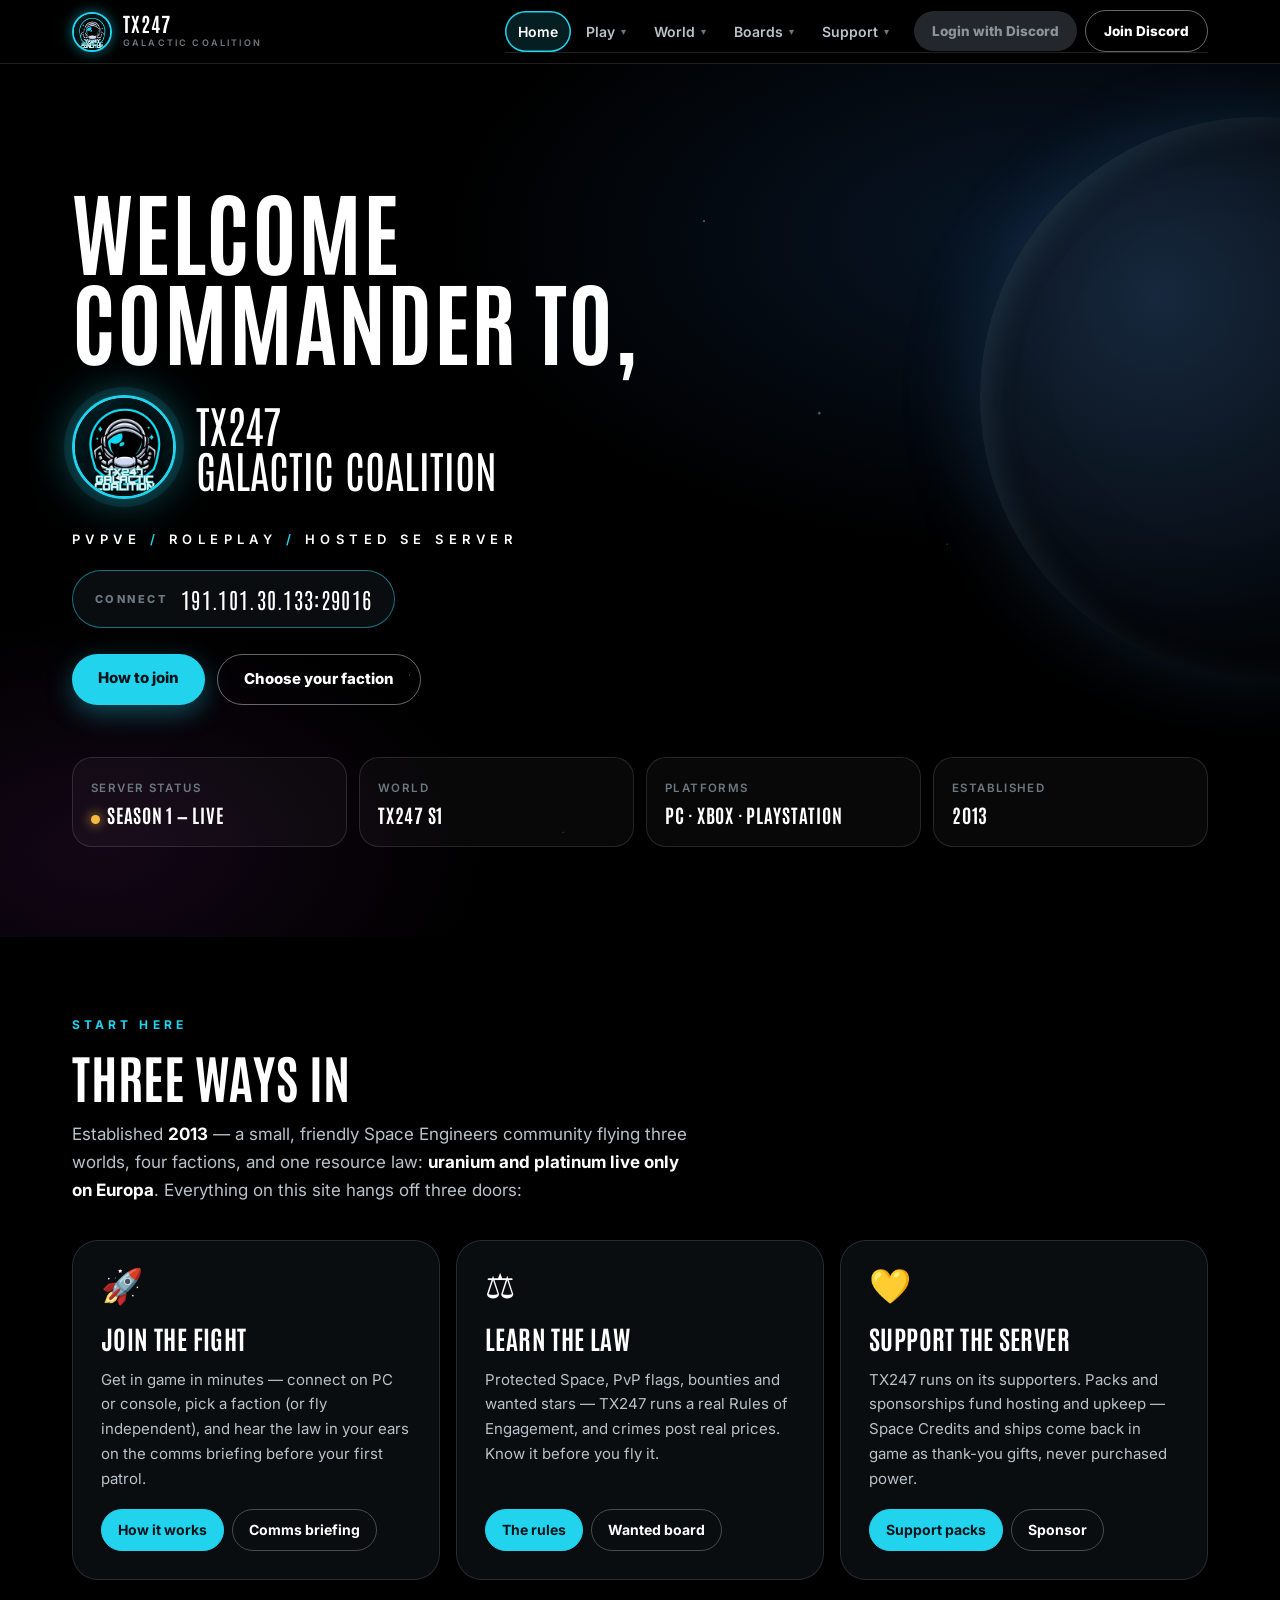
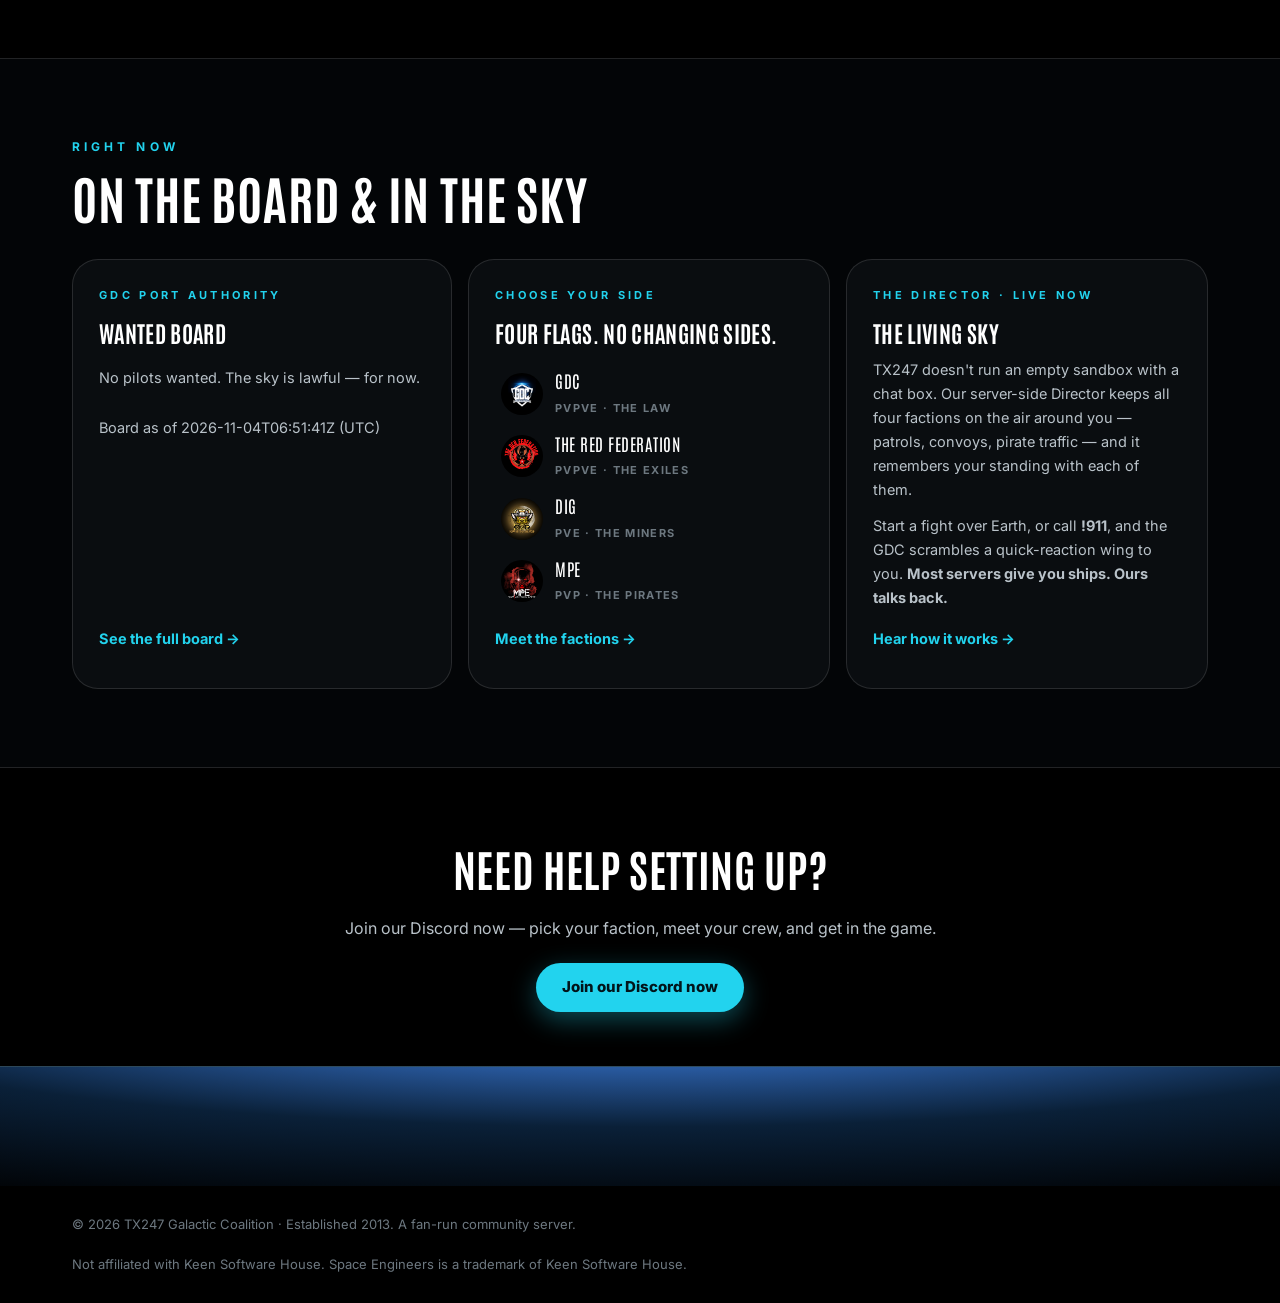
<file: index.html>
<!DOCTYPE html>
<html lang="en">
<head>
<meta charset="UTF-8">
<meta name="viewport" content="width=device-width, initial-scale=1.0">
<title>TX247 Galactic Coalition — Server LIVE</title>
<link rel="stylesheet" href="styles.css">
<link rel="stylesheet" href="css/nav.css">
</head>
<body>

<header class="tx-nav" id="txNav">
 <div class="tx-nav-in">
  <a class="tx-brand" href="index.html"><img src="img/logo.jpg" alt="TX247 logo"><span><span class="tx-bt">TX247</span><small>Galactic Coalition</small></span></a>
  <button class="tx-burger" type="button" aria-label="Toggle menu" aria-expanded="false"><span></span><span></span><span></span></button>
  <nav class="tx-menu" aria-label="Site">
   <a class="tx-link on" aria-current="page" href="index.html">Home</a>
   <div class="tx-dd"><button class="tx-dd-btn" type="button" aria-haspopup="true" aria-expanded="false">Play <span class="tx-caret" aria-hidden="true">▾</span></button>
    <div class="tx-dd-menu">
     <a href="how-it-works.html">How It Works<small>Join, worlds, the Living Sky</small></a>
     <a href="rules.html">Rules<small>PvP law, economy, conduct</small></a>
     <a href="briefing/">Briefing<small>Comms audio terminal</small></a>
    </div></div>
   <div class="tx-dd"><button class="tx-dd-btn" type="button" aria-haspopup="true" aria-expanded="false">World <span class="tx-caret" aria-hidden="true">▾</span></button>
    <div class="tx-dd-menu">
     <a href="factions.html">Factions<small>The four powers</small></a>
     <a href="ships.html">Ships<small>Supporter commissions</small></a>
     <a href="lore.html">Lore<small>The story so far</small></a>
    </div></div>
   <div class="tx-dd"><button class="tx-dd-btn" type="button" aria-haspopup="true" aria-expanded="false">Boards <span class="tx-caret" aria-hidden="true">▾</span></button>
    <div class="tx-dd-menu">
     <a href="bounties.html">Wanted Board<small>Who the Coalition hunts</small></a>
     <a href="roster.html">Crew Roster<small>Linked members · staff</small></a>
    </div></div>
   <div class="tx-dd"><button class="tx-dd-btn" type="button" aria-haspopup="true" aria-expanded="false">Support <span class="tx-caret" aria-hidden="true">▾</span></button>
    <div class="tx-dd-menu">
     <a href="shop.html">Support Packs<small>Space Credits, thank-you gifts</small></a>
     <a href="sponsor.html">Sponsor<small>Membership, from $9.99/mo</small></a>
     <a href="account.html">Your Account<small>Rank, faction, tier</small></a>
    </div></div>
   <span class="tx-actions">
    <a class="tx-btn discord-login" href="how-it-works.html#website-accounts">Login with Discord</a>
    <a class="tx-btn tx-btn-join" href="https://discord.gg/t7ATgXxg2k">Join Discord</a>
   </span>
  </nav>
 </div>
 <noscript><style>.tx-menu{display:flex!important}.tx-dd-menu{position:static;opacity:1;visibility:visible;transform:none;box-shadow:none;display:block}.tx-burger{display:none!important}</style></noscript>
</header>

<header class="hero"><div class="stars"></div><div class="planet"></div><div class="wrap">
  <div class="hero-grid">
    <h1><span class="thin">Welcome</span><span class="thin">Commander to,</span></h1>
    <div class="hero-id">
      <img src="img/logo.jpg" alt="TX247 Galactic Coalition emblem">
      <div class="nm">TX247<br>Galactic Coalition</div>
    </div>
    <div class="hero-sub">PvPvE <span>/</span> Roleplay <span>/</span> Hosted SE Server</div>
    <div>
      <span class="connect-chip"><span class="lbl">Connect</span> 191.101.30.133:29016</span>
    </div>
    <div class="hero-cta">
      <a class="btn" href="how-it-works.html">How to join</a>
      <a class="btn ghost" href="factions.html">Choose your faction</a>
    </div>
  </div>
  <div class="status-strip">
    <div class="stat"><span>Server Status</span><b><span class="dot"></span>Season 1 — Live</b></div>
    <div class="stat"><span>World</span><b>TX247 S1</b></div>
    <div class="stat"><span>Platforms</span><b>PC · Xbox · PlayStation</b></div>
    <div class="stat"><span>Established</span><b>2013</b></div>
  </div>
</div></header>

<section><div class="wrap">
  <div class="sec-head">
    <div class="kickerline">Start Here</div>
    <h2>Three ways in</h2>
    <p>Established <b>2013</b> — a small, friendly Space Engineers community flying three worlds, four factions, and one resource law: <b>uranium and platinum live only on Europa</b>. Everything on this site hangs off three doors:</p>
  </div>
  <div class="paths">
    <div class="path-card">
      <div class="picon">🚀</div>
      <h3>Join the fight</h3>
      <p>Get in game in minutes — connect on PC or console, pick a faction (or fly independent), and hear the law in your ears on the comms briefing before your first patrol.</p>
      <div class="plinks">
        <a href="how-it-works.html">How it works</a>
        <a href="briefing/">Comms briefing</a>
      </div>
    </div>
    <div class="path-card">
      <div class="picon">⚖️</div>
      <h3>Learn the law</h3>
      <p>Protected Space, PvP flags, bounties and wanted stars — TX247 runs a real Rules of Engagement, and crimes post real prices. Know it before you fly it.</p>
      <div class="plinks">
        <a href="rules.html">The rules</a>
        <a href="bounties.html">Wanted board</a>
      </div>
    </div>
    <div class="path-card">
      <div class="picon">💛</div>
      <h3>Support the server</h3>
      <p>TX247 runs on its supporters. Packs and sponsorships fund hosting and upkeep — Space Credits and ships come back in game as thank-you gifts, never purchased power.</p>
      <div class="plinks">
        <a href="shop.html">Support packs</a>
        <a href="sponsor.html">Sponsor</a>
      </div>
    </div>
  </div>
</div></section>

<section class="alt"><div class="wrap">
  <div class="sec-head">
    <div class="kickerline">Right Now</div>
    <h2>On the board &amp; in the sky</h2>
  </div>
  <div class="hl-grid">
    <div class="hl-panel">
      <div class="hl-kick">GDC Port Authority</div>
      <h3>Wanted Board</h3>
      <div id="hl-board"><p class="hl-empty">Reading the board…</p></div>
      <p class="hl-more"><a href="bounties.html">See the full board →</a></p>
    </div>
    <div class="hl-panel">
      <div class="hl-kick">Choose Your Side</div>
      <h3>Four flags. No changing sides.</h3>
      <ul class="mini-fac">
        <li><a href="factions.html"><img src="img/gdc.jpg" alt="GDC emblem"><span><span class="mf-name">GDC</span><span class="mf-tag">PvPvE · The Law</span></span></a></li>
        <li><a href="factions.html"><img src="img/trf.png" alt="TRF emblem"><span><span class="mf-name">The Red Federation</span><span class="mf-tag">PvPvE · The Exiles</span></span></a></li>
        <li><a href="factions.html"><img src="img/dig.png" alt="DIG emblem"><span><span class="mf-name">DIG</span><span class="mf-tag">PvE · The Miners</span></span></a></li>
        <li><a href="factions.html"><img src="img/mpe.png" alt="MPE emblem"><span><span class="mf-name">MPE</span><span class="mf-tag">PvP · The Pirates</span></span></a></li>
      </ul>
      <p class="hl-more"><a href="factions.html">Meet the factions →</a></p>
    </div>
    <div class="hl-panel">
      <div class="hl-kick">The Director · Live Now</div>
      <h3>The Living Sky</h3>
      <p>TX247 doesn't run an empty sandbox with a chat box. Our server-side Director keeps all four factions on the air around you — patrols, convoys, pirate traffic — and it remembers your standing with each of them.</p>
      <p>Start a fight over Earth, or call <b>!911</b>, and the GDC scrambles a quick-reaction wing to you. <b>Most servers give you ships. Ours talks back.</b></p>
      <p class="hl-more"><a href="how-it-works.html#living-sky">Hear how it works →</a></p>
    </div>
  </div>
</div></section>

<section class="discord-cta" id="join"><div class="wrap">
  <h2>Need help setting up?</h2>
  <p>Join our Discord now — pick your faction, meet your crew, and get in the game.</p>
  <a class="btn" href="https://discord.gg/t7ATgXxg2k">Join our Discord now</a>
</div></section>
<div class="earthband"></div>

<footer><div class="wrap foot">
  <div>© 2026 TX247 Galactic Coalition · Established 2013. A fan-run community server.</div>
  <div>Not affiliated with Keen Software House. Space Engineers is a trademark of Keen Software House.</div>
</div></footer>
<script src="js/auth-config.js"></script>
<script src="js/auth.js"></script>
<script src="js/site.js"></script>
<script>
/* Homepage highlights: top of the wanted board, from the same snapshot
   the board page reads. Fails silently to the lawful-sky text. */
(function () {
  var box = document.getElementById('hl-board');
  if (!box) return;
  function fmtSc(n) {
    var v = Number(n);
    return isFinite(v) ? v.toLocaleString('en-US') + ' SC' : String(n);
  }
  function pick(row, keys) {
    for (var i = 0; i < keys.length; i++) {
      if (row[keys[i]] !== undefined && row[keys[i]] !== null) return row[keys[i]];
    }
    return undefined;
  }
  fetch('bounties-snapshot.json', { cache: 'no-store' })
    .then(function (res) { if (!res.ok) throw new Error('no snapshot'); return res.json(); })
    .then(function (data) {
      var rows = (data && Array.isArray(data.wanted)) ? data.wanted.slice(0, 3) : [];
      box.innerHTML = '';
      if (!rows.length) {
        var p = document.createElement('p');
        p.className = 'hl-empty';
        p.textContent = 'No pilots wanted. The sky is lawful — for now.';
        box.appendChild(p);
      } else {
        var ul = document.createElement('ul');
        ul.className = 'hl-wanted';
        rows.forEach(function (row) {
          var li = document.createElement('li');
          var stars = Math.max(0, Math.min(5, Math.floor(Number(pick(row, ['stars', 'Stars'])) || 0)));
          var s = document.createElement('span');
          s.className = 'stars';
          s.textContent = stars ? new Array(stars + 1).join('★') : '—';
          var who = document.createElement('span');
          who.className = 'who';
          who.textContent = String(pick(row, ['name', 'Name', 'displayName', 'pilot']) || 'Unknown pilot');
          var amt = document.createElement('span');
          amt.className = 'amt';
          amt.textContent = fmtSc(pick(row, ['bounty', 'Bounty', 'bountySc', 'amount']) || 0);
          li.appendChild(s); li.appendChild(who); li.appendChild(amt);
          ul.appendChild(li);
        });
        box.appendChild(ul);
      }
      if (data && data.generatedUtc) {
        var stamp = document.createElement('p');
        stamp.className = 'hl-stamp';
        stamp.textContent = 'Board as of ' + data.generatedUtc + ' (UTC)';
        box.appendChild(stamp);
      }
    })
    .catch(function () {
      box.innerHTML = '';
      var p = document.createElement('p');
      p.className = 'hl-empty';
      p.textContent = 'No pilots wanted. The sky is lawful — for now.';
      box.appendChild(p);
    });
})();
</script>
</body>
</html>
</file>
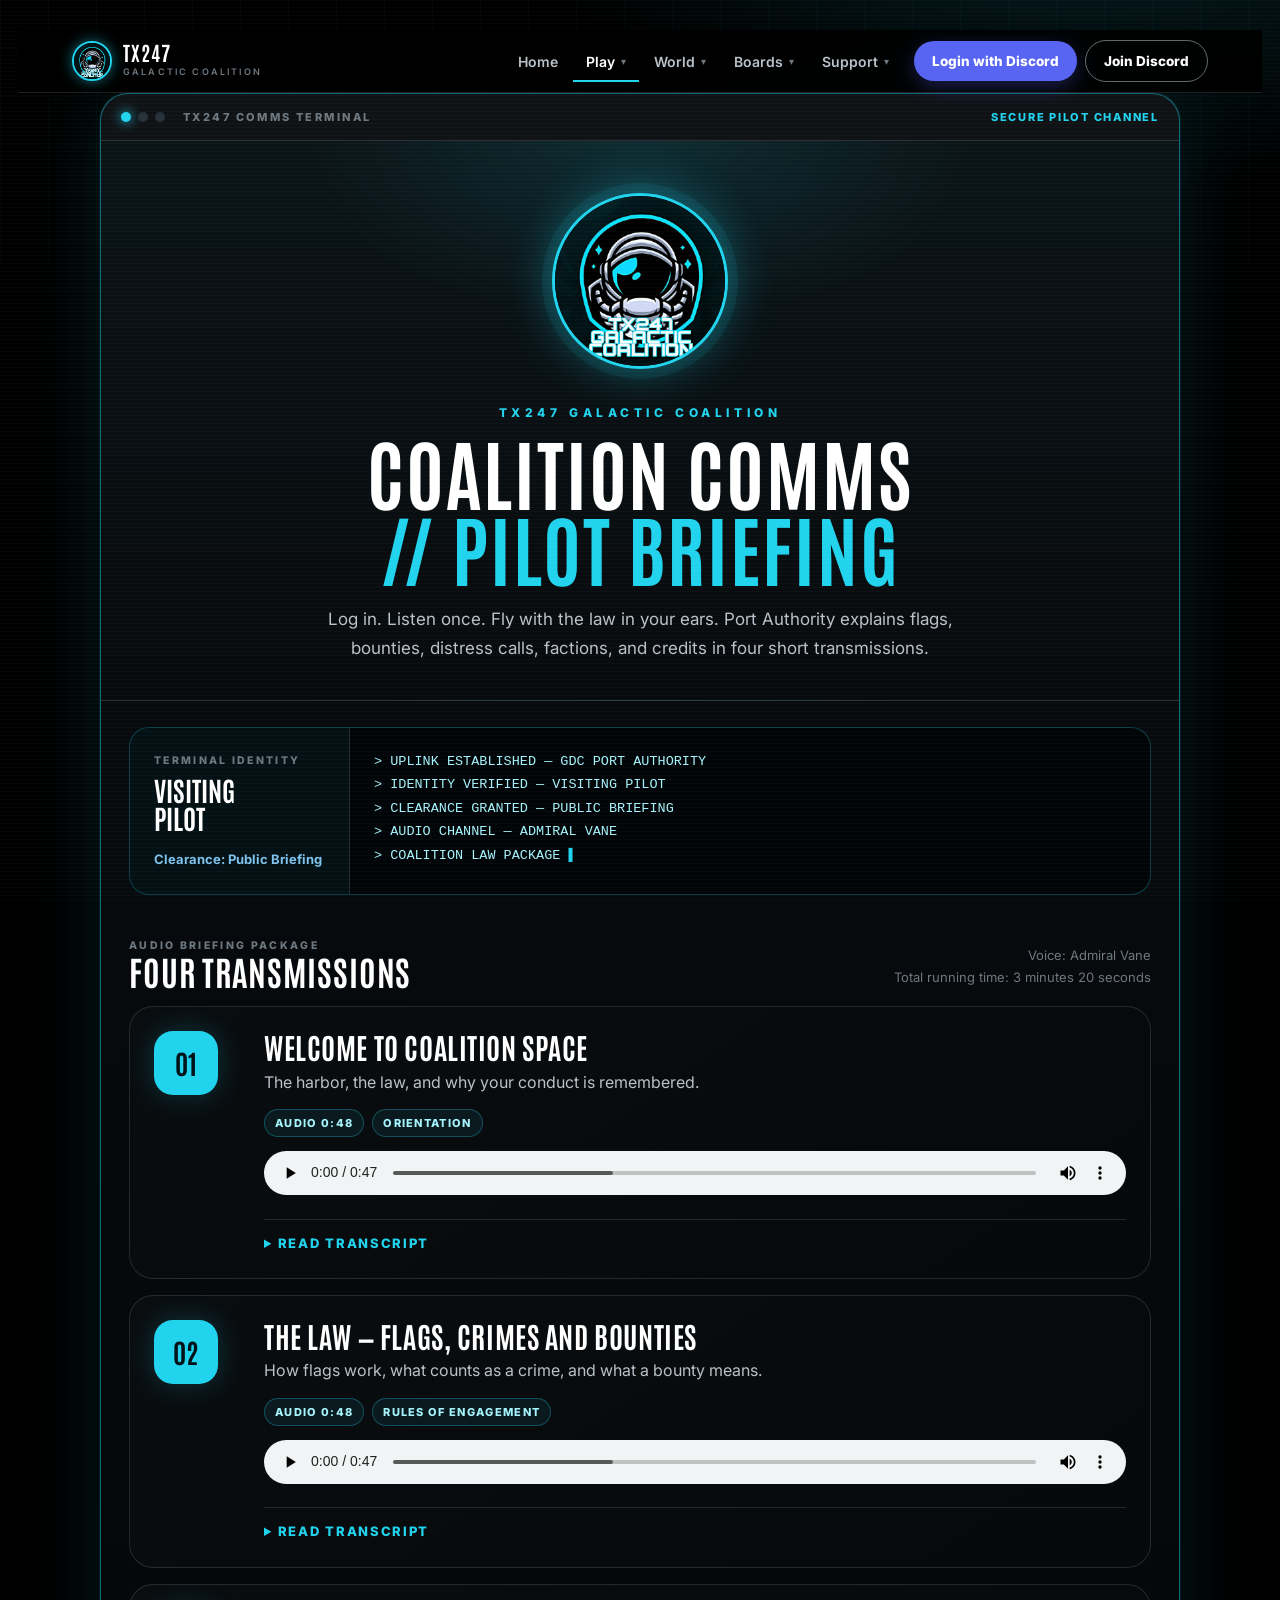
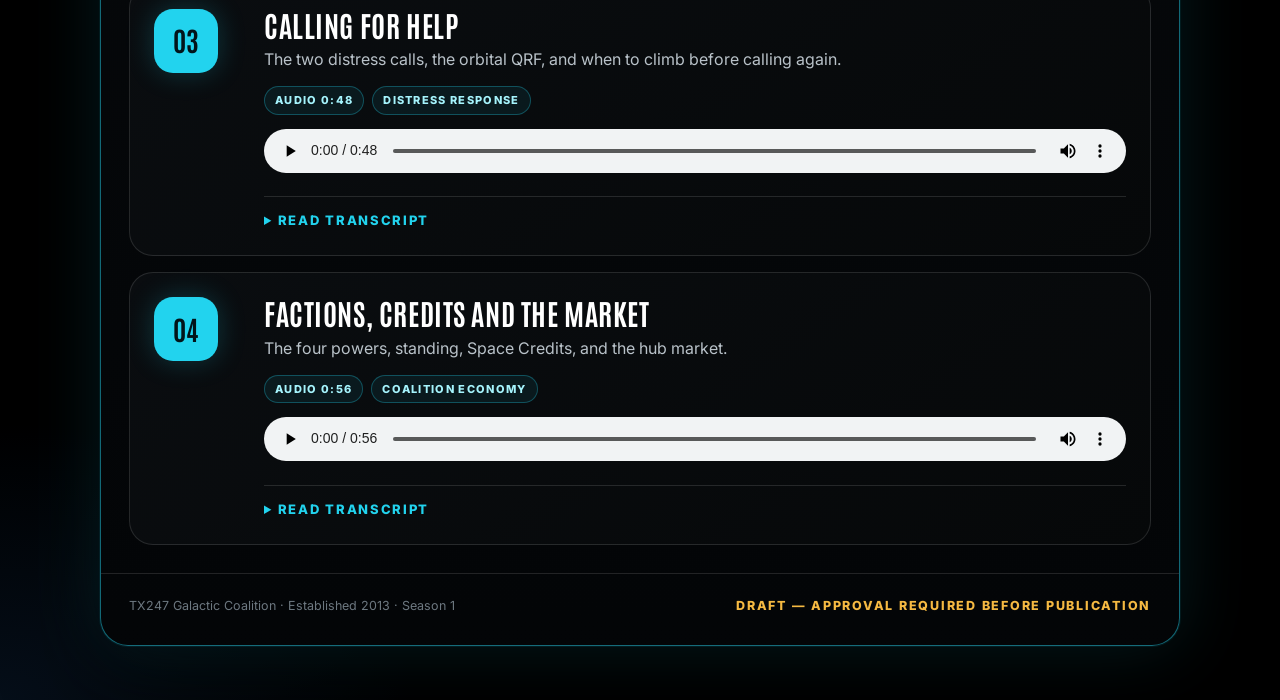
<file: briefing/index.html>
<!DOCTYPE html>
<html lang="en">
<head>
<meta charset="UTF-8">
<meta name="viewport" content="width=device-width, initial-scale=1.0">
<title>Coalition Comms — Pilot Briefing | TX247</title>
<link rel="stylesheet" href="../css/nav.css">
<style>
  :root{
    --bg:#000000;
    --panel:#0a0d10;
    --panel-2:#060809;
    --line:rgba(255,255,255,.12);
    --cyan:#22d3ee;
    --cyan-soft:rgba(34,211,238,.16);
    --gdc:#7ec3ee;
    --text:#ffffff;
    --dim:#b9c2c9;
    --faint:#6d7880;
    --gold:#f5b942;
  }
  *{margin:0;padding:0;box-sizing:border-box}
  html{scroll-behavior:smooth}
  body{
    min-height:100vh;
    background:
      radial-gradient(900px 520px at 85% -5%,rgba(34,211,238,.14),transparent 62%),
      radial-gradient(720px 480px at 0% 100%,rgba(30,80,140,.18),transparent 60%),
      var(--bg);
    color:var(--text);
    font-family:Inter,system-ui,-apple-system,"Segoe UI",Roboto,Helvetica,Arial,sans-serif;
    line-height:1.65;
    padding:30px 18px 54px;
  }
  body::before{
    content:"";
    position:fixed;
    inset:0;
    pointer-events:none;
    z-index:10;
    background:repeating-linear-gradient(0deg,rgba(255,255,255,.018) 0 1px,transparent 1px 4px);
    mix-blend-mode:screen;
  }
  body::after{
    content:"";
    position:fixed;
    inset:0;
    pointer-events:none;
    z-index:-1;
    background-image:
      linear-gradient(rgba(34,211,238,.035) 1px,transparent 1px),
      linear-gradient(90deg,rgba(34,211,238,.035) 1px,transparent 1px);
    background-size:48px 48px;
    mask-image:linear-gradient(to bottom,black,transparent 82%);
  }
  .terminal{
    width:min(1080px,100%);
    margin:0 auto;
    background:linear-gradient(180deg,rgba(10,13,16,.97),rgba(3,5,7,.98));
    border:1px solid rgba(34,211,238,.48);
    border-radius:28px;
    box-shadow:0 0 0 1px rgba(34,211,238,.08),0 0 70px rgba(34,211,238,.12),0 34px 90px rgba(0,0,0,.72);
    overflow:hidden;
  }
  .windowbar{
    display:flex;
    align-items:center;
    gap:10px;
    padding:14px 20px;
    border-bottom:1px solid var(--line);
    background:rgba(255,255,255,.025);
    color:var(--faint);
    font-size:11px;
    font-weight:800;
    letter-spacing:.22em;
    text-transform:uppercase;
  }
  .lights{display:flex;gap:7px;margin-right:8px}
  .lights i{width:10px;height:10px;border-radius:50%;background:#26313a;display:block}
  .lights i:first-child{background:var(--cyan);box-shadow:0 0 12px var(--cyan)}
  .windowbar .secure{margin-left:auto;color:var(--cyan);letter-spacing:.16em}
  .hero{
    text-align:center;
    padding:52px 28px 38px;
    border-bottom:1px solid var(--line);
    background:
      radial-gradient(480px 260px at 50% 0%,rgba(34,211,238,.13),transparent 70%),
      linear-gradient(180deg,rgba(34,211,238,.035),transparent);
  }
  .crest{
    width:176px;
    height:176px;
    object-fit:cover;
    border-radius:50%;
    border:3px solid var(--cyan);
    box-shadow:0 0 0 10px rgba(34,211,238,.08),0 0 48px rgba(34,211,238,.42);
    background:#02070a;
  }
  .eyebrow{
    margin-top:26px;
    color:var(--cyan);
    font-size:12px;
    font-weight:800;
    letter-spacing:.38em;
    text-transform:uppercase;
  }
  h1,h2{
    font-family:"Arial Narrow",Antonio,system-ui,sans-serif;
    text-transform:uppercase;
    letter-spacing:.025em;
  }
  h1{
    margin-top:10px;
    font-size:clamp(42px,8vw,78px);
    line-height:.98;
    font-weight:700;
  }
  h1 span{color:var(--cyan)}
  .hero p{
    max-width:690px;
    margin:20px auto 0;
    color:var(--dim);
    font-size:17px;
  }
  .login-wrap{padding:26px 28px 6px}
  .login{
    display:grid;
    grid-template-columns:220px 1fr;
    gap:0;
    border:1px solid rgba(34,211,238,.28);
    border-radius:20px;
    overflow:hidden;
    background:#020507;
  }
  .login-id{
    padding:24px;
    border-right:1px solid var(--line);
    background:rgba(34,211,238,.05);
  }
  .login-id .label,.meta-label{
    color:var(--faint);
    font-size:10.5px;
    font-weight:800;
    letter-spacing:.22em;
    text-transform:uppercase;
  }
  .login-id strong{
    display:block;
    margin-top:7px;
    font-family:"Arial Narrow",Antonio,system-ui,sans-serif;
    font-size:27px;
    line-height:1.05;
    text-transform:uppercase;
  }
  .login-id .clearance{margin-top:16px;color:var(--gdc);font-size:13px;font-weight:700}
  #bootText{
    min-height:132px;
    padding:22px 24px;
    color:#a5f3fc;
    font-family:"Cascadia Code","SFMono-Regular",Consolas,"Liberation Mono",monospace;
    font-size:13.5px;
    line-height:1.75;
    white-space:pre-wrap;
  }
  #bootText::after{
    content:"▌";
    color:var(--cyan);
    animation:blink 1s steps(1) infinite;
  }
  @keyframes blink{50%{opacity:0}}
  main{padding:28px}
  .section-head{
    display:flex;
    align-items:end;
    justify-content:space-between;
    gap:24px;
    margin:8px 0 18px;
  }
  .section-head h2{font-size:34px;line-height:1}
  .section-head p{color:var(--faint);font-size:13px;text-align:right}
  .entries{display:grid;gap:16px}
  .entry{
    display:grid;
    grid-template-columns:88px 1fr;
    gap:22px;
    padding:24px;
    background:linear-gradient(145deg,var(--panel),var(--panel-2));
    border:1px solid var(--line);
    border-radius:24px;
  }
  .entry:hover{border-color:rgba(34,211,238,.42)}
  .track-no{
    width:64px;
    height:64px;
    border-radius:19px;
    display:flex;
    align-items:center;
    justify-content:center;
    background:var(--cyan);
    color:#02141a;
    font-family:"Arial Narrow",Antonio,system-ui,sans-serif;
    font-size:27px;
    font-weight:700;
    box-shadow:0 0 28px rgba(34,211,238,.22);
  }
  .entry h3{
    font-family:"Arial Narrow",Antonio,system-ui,sans-serif;
    font-size:29px;
    line-height:1.08;
    text-transform:uppercase;
    letter-spacing:.02em;
  }
  .summary{color:var(--dim);margin-top:6px;max-width:68ch}
  .meta{display:flex;flex-wrap:wrap;gap:8px;margin:14px 0}
  .meta span{
    border:1px solid rgba(34,211,238,.3);
    background:rgba(34,211,238,.07);
    color:#a5f3fc;
    border-radius:999px;
    padding:4px 10px;
    font-size:11px;
    font-weight:800;
    letter-spacing:.12em;
    text-transform:uppercase;
  }
  audio{width:100%;height:44px;accent-color:var(--cyan)}
  details{
    margin-top:16px;
    border-top:1px solid var(--line);
    padding-top:13px;
  }
  summary{
    cursor:pointer;
    color:var(--cyan);
    font-weight:800;
    font-size:13px;
    letter-spacing:.13em;
    text-transform:uppercase;
  }
  details p{color:var(--dim);margin-top:12px;max-width:76ch}
  footer{
    padding:22px 28px 28px;
    border-top:1px solid var(--line);
    color:var(--faint);
    font-size:12.5px;
    display:flex;
    justify-content:space-between;
    gap:20px;
    flex-wrap:wrap;
  }
  .draft{color:var(--gold);font-weight:800;letter-spacing:.14em;text-transform:uppercase}
  @media (max-width:700px){
    body{padding:12px 8px 30px}
    .terminal{border-radius:21px}
    .windowbar{font-size:9px;padding:12px 14px}
    .windowbar .secure{display:none}
    .hero{padding:38px 18px 30px}
    .crest{width:136px;height:136px}
    .login-wrap{padding:16px 14px 0}
    .login{grid-template-columns:1fr}
    .login-id{border-right:0;border-bottom:1px solid var(--line);padding:18px}
    #bootText{min-height:146px;padding:18px;font-size:12.5px}
    main{padding:18px 14px}
    .section-head{display:block}
    .section-head p{text-align:left;margin-top:8px}
    .entry{grid-template-columns:1fr;gap:16px;padding:20px}
    .track-no{width:54px;height:54px;border-radius:16px}
    footer{padding:20px 16px 24px}
  }
  @media (prefers-reduced-motion:reduce){
    html{scroll-behavior:auto}
    #bootText::after{animation:none}
  }
</style>
</head>
<body>
<header class="tx-nav" id="txNav">
 <div class="tx-nav-in">
  <a class="tx-brand" href="../index.html"><img src="../img/logo.jpg" alt="TX247 logo"><span><span class="tx-bt">TX247</span><small>Galactic Coalition</small></span></a>
  <button class="tx-burger" type="button" aria-label="Toggle menu" aria-expanded="false"><span></span><span></span><span></span></button>
  <nav class="tx-menu" aria-label="Site">
   <a class="tx-link" href="../index.html">Home</a>
   <div class="tx-dd"><button class="tx-dd-btn grp-on" type="button" aria-haspopup="true" aria-expanded="false">Play <span class="tx-caret" aria-hidden="true">▾</span></button>
    <div class="tx-dd-menu">
     <a href="../how-it-works.html">How It Works<small>Join, worlds, the Living Sky</small></a>
     <a href="../rules.html">Rules<small>PvP law, economy, conduct</small></a>
     <a class="on" aria-current="page" href="../briefing/">Briefing<small>Comms audio terminal</small></a>
    </div></div>
   <div class="tx-dd"><button class="tx-dd-btn" type="button" aria-haspopup="true" aria-expanded="false">World <span class="tx-caret" aria-hidden="true">▾</span></button>
    <div class="tx-dd-menu">
     <a href="../factions.html">Factions<small>The four powers</small></a>
     <a href="../ships.html">Ships<small>Supporter commissions</small></a>
     <a href="../lore.html">Lore<small>The story so far</small></a>
    </div></div>
   <div class="tx-dd"><button class="tx-dd-btn" type="button" aria-haspopup="true" aria-expanded="false">Boards <span class="tx-caret" aria-hidden="true">▾</span></button>
    <div class="tx-dd-menu">
     <a href="../bounties.html">Wanted Board<small>Who the Coalition hunts</small></a>
     <a href="../roster.html">Crew Roster<small>Linked members · staff</small></a>
    </div></div>
   <div class="tx-dd"><button class="tx-dd-btn" type="button" aria-haspopup="true" aria-expanded="false">Support <span class="tx-caret" aria-hidden="true">▾</span></button>
    <div class="tx-dd-menu">
     <a href="../shop.html">Support Packs<small>Space Credits, thank-you gifts</small></a>
     <a href="../sponsor.html">Sponsor<small>Membership, from $9.99/mo</small></a>
     <a href="../account.html">Your Account<small>Rank, faction, tier</small></a>
    </div></div>
   <span class="tx-actions">
    <a class="tx-btn discord-login" href="../how-it-works.html#website-accounts">Login with Discord</a>
    <a class="tx-btn tx-btn-join" href="https://discord.gg/t7ATgXxg2k">Join Discord</a>
   </span>
  </nav>
 </div>
 <noscript><style>.tx-menu{display:flex!important}.tx-dd-menu{position:static;opacity:1;visibility:visible;transform:none;box-shadow:none;display:block}.tx-burger{display:none!important}</style></noscript>
</header>
<div class="terminal">
  <div class="windowbar">
    <div class="lights" aria-hidden="true"><i></i><i></i><i></i></div>
    <div>TX247 Comms Terminal</div>
    <div class="secure">Secure Pilot Channel</div>
  </div>

  <header class="hero">
    <img class="crest" src="logo.jpg" alt="TX247 Galactic Coalition astronaut crest">
    <div class="eyebrow">TX247 Galactic Coalition</div>
    <h1>Coalition Comms<br><span>// Pilot Briefing</span></h1>
    <p>Log in. Listen once. Fly with the law in your ears. Port Authority explains flags, bounties, distress calls, factions, and credits in four short transmissions.</p>
  </header>

  <div class="login-wrap" aria-label="Terminal login status">
    <div class="login">
      <div class="login-id">
        <div class="label">Terminal Identity</div>
        <strong>Visiting<br>Pilot</strong>
        <div class="clearance">Clearance: Public Briefing</div>
      </div>
      <pre id="bootText" aria-label="Terminal boot log">&gt; UPLINK ESTABLISHED — GDC PORT AUTHORITY
&gt; IDENTITY VERIFIED — VISITING PILOT
&gt; CLEARANCE GRANTED — PUBLIC BRIEFING
&gt; AUDIO CHANNEL — ADMIRAL VANE
&gt; COALITION LAW PACKAGE LOADED
&gt; STATUS — READY</pre>
    </div>
  </div>

  <main>
    <div class="section-head">
      <div>
        <div class="meta-label">Audio Briefing Package</div>
        <h2>Four transmissions</h2>
      </div>
      <p>Voice: Admiral Vane<br>Total running time: 3 minutes 20 seconds</p>
    </div>

    <div class="entries">
      <article class="entry">
        <div class="track-no">01</div>
        <div>
          <h3>Welcome to Coalition Space</h3>
          <p class="summary">The harbor, the law, and why your conduct is remembered.</p>
          <div class="meta"><span>Audio 0:48</span><span>Orientation</span></div>
          <audio controls preload="metadata" src="track1-welcome-fast.mp3" aria-label="Play Welcome to Coalition Space"></audio>
          <details>
            <summary>Read transcript</summary>
            <p>Coalition Port Authority, pilot. Welcome to TX247, a living sector where mining, trade, exploration, and war all answer to Coalition law. Before you light your drive, learn the first boundary: Earth orbit is GDC Protected Space. No weapons fire is lawful there, at any time, for any pilot. It is the harbor where new crews learn, damaged ships recover, and traffic moves beneath a watchful sky. Beyond that harbor, the frontier opens—but it is not lawless. Your faction, your flag, and your conduct are remembered. Trouble can find you, and help can be called. In the next few minutes, this briefing will set out the law, the distress call, the four powers, and the credits that keep this sector moving. Listen well. Fly accordingly. Port Authority out.</p>
          </details>
        </div>
      </article>

      <article class="entry">
        <div class="track-no">02</div>
        <div>
          <h3>The Law — Flags, Crimes and Bounties</h3>
          <p class="summary">How flags work, what counts as a crime, and what a bounty means.</p>
          <div class="meta"><span>Audio 0:48</span><span>Rules of Engagement</span></div>
          <audio controls preload="metadata" src="track2-law-fast.mp3" aria-label="Play The Law, Flags, Crimes and Bounties"></audio>
          <details>
            <summary>Read transcript</summary>
            <p>Your flag tells the sky what you are. To fly the player-versus-player flag, type this command in global chat: exclamation mark, tee ex two four seven, space, pee vee pee, space, on. Replace on with off to stand down. Outside Protected Space, pilots who are both flagged may fight lawfully. Fire on an unflagged pilot anywhere, however, and you have committed a crime. In GDC Protected Space, no shot is lawful—not an opening shot, and not return fire. Once combat begins, your flag locks for five minutes, so no pilot can escape consequences by standing down mid-fight. A proven crime costs five points of standing with the victim’s faction and posts a bounty of five million Space Credits, stacking to twenty-five million. A crime in Protected Space also brings a GDC warrant. MPE pilots are always flagged. DIG pilots may not be lawfully engaged, except during a staff-declared exposure window.</p>
          </details>
        </div>
      </article>

      <article class="entry">
        <div class="track-no">03</div>
        <div>
          <h3>Calling for Help</h3>
          <p class="summary">The two distress calls, the orbital QRF, and when to climb before calling again.</p>
          <div class="meta"><span>Audio 0:48</span><span>Distress Response</span></div>
          <audio controls preload="metadata" src="track3-distress-fast.mp3" aria-label="Play Calling for Help"></audio>
          <details>
            <summary>Read transcript</summary>
            <p>If trouble finds you inside GDC Protected Space, call early. In global chat, type an exclamation mark, then nine, one, one. Or type an exclamation mark, then the word mayday. Either call reaches Port Authority. If the threat qualifies, a GDC quick-reaction wing launches toward the fight: Coalition escorts built and armed for orbital work. Listen for the scramble, arrival, and stand-down calls on comms. There is one limit every pilot must understand. The wing cannot enter a planet’s gravity well or atmosphere, and it will not be sent down to crash in one. If you are fighting on a surface, do not wait beneath the sky for rescue. Break away if you can, climb until gravity releases you, and call again from orbit. Sustained weapons fire involving pilots in Protected Space can also summon the response without a call. Outside Protected Space, no patrol is promised.</p>
          </details>
        </div>
      </article>

      <article class="entry">
        <div class="track-no">04</div>
        <div>
          <h3>Factions, Credits and the Market</h3>
          <p class="summary">The four powers, standing, Space Credits, and the hub market.</p>
          <div class="meta"><span>Audio 0:56</span><span>Coalition Economy</span></div>
          <audio controls preload="metadata" src="track4-factions-fast.mp3" aria-label="Play Factions, Credits and the Market"></audio>
          <details>
            <summary>Read transcript</summary>
            <p>Four powers shape TX247. The GDC keeps the peace, defends Protected Space, and answers distress. The TRF flies the frontier, where raids, trade, and wars are part of the weather. DIG moves the sector’s industry—mining, freight, and production—and flies protected unless staff opens an exposure window. MPE is the Wake: pirates under a permanent battle flag, lawful targets in any sky where weapons may fire. Fly with none of them and you begin independent, neutral with all four. Your conduct changes your standing, and standing changes how each power treats you. Space Credits are the working currency of the sector, spent and earned through trade and the GDC hub market; the supporter thank-you rate is ten million credits to one dollar. Supporters keep the lights on and receive credits as thanks, never purchased power. Choose your colors carefully. There is no changing sides.</p>
          </details>
        </div>
      </article>
    </div>
  </main>

  <footer>
    <div>TX247 Galactic Coalition · Established 2013 · Season 1</div>
    <div class="draft">Draft — approval required before publication</div>
  </footer>
</div>

<script>
  (function () {
    const boot = document.getElementById('bootText');
    if (!boot || window.matchMedia('(prefers-reduced-motion: reduce)').matches) return;
    const full = boot.textContent.trim();
    let index = 0;
    boot.textContent = '';
    function typeNext() {
      index += 2;
      boot.textContent = full.slice(0, index);
      if (index < full.length) window.setTimeout(typeNext, 12);
    }
    window.setTimeout(typeNext, 350);
  })();
</script>
<script src="../js/site.js"></script>
</body>
</html>
</file>
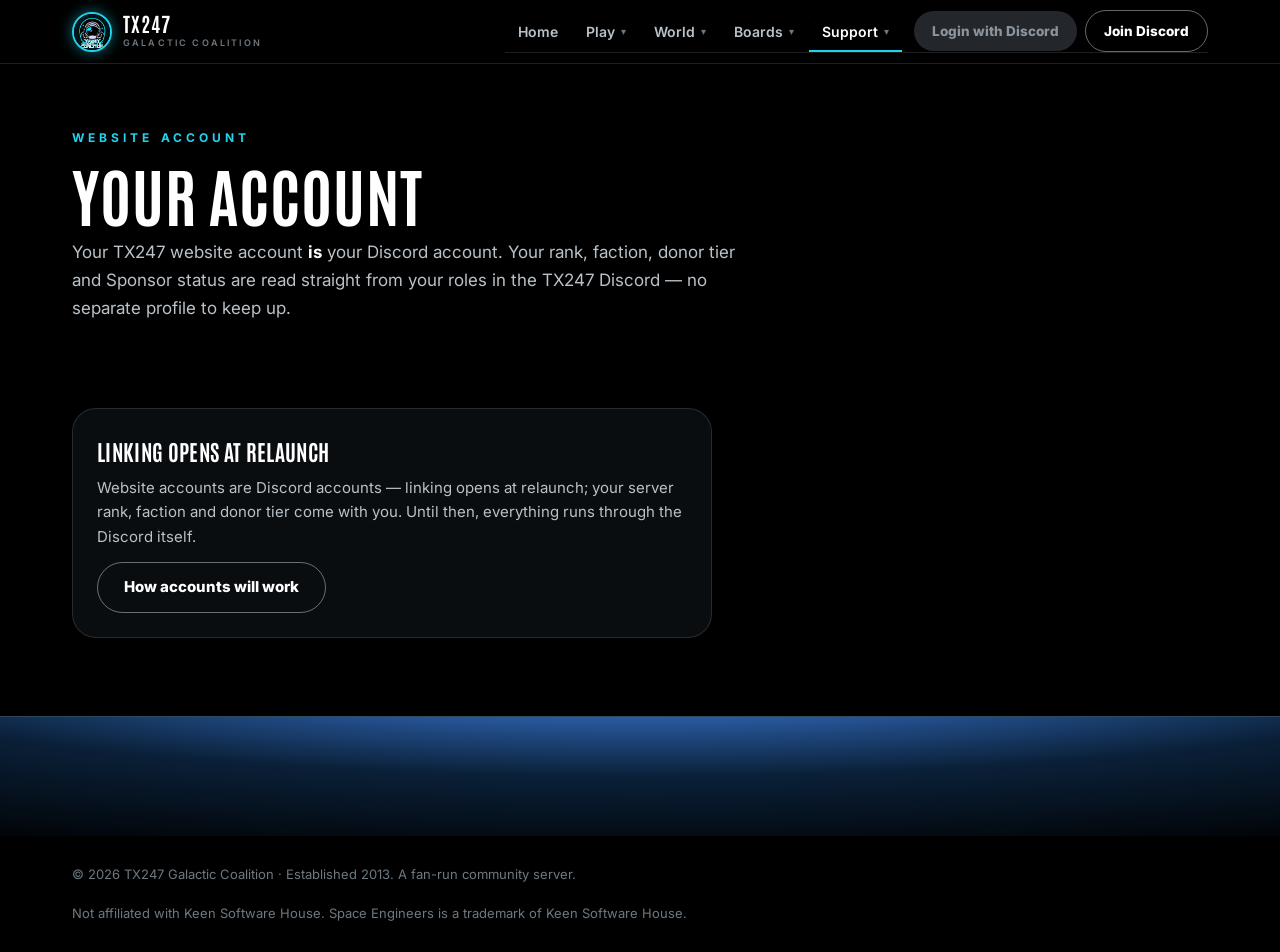
<file: account.html>
<!DOCTYPE html>
<html lang="en">
<head>
<meta charset="UTF-8">
<meta name="viewport" content="width=device-width, initial-scale=1.0">
<title>Your Account — TX247 Galactic Coalition</title>
<link rel="stylesheet" href="styles.css">
<link rel="stylesheet" href="css/nav.css">
<style>
  .acct-head{display:flex;align-items:center;gap:22px;flex-wrap:wrap;margin-bottom:26px}
  .acct-head img{width:96px;height:96px;border-radius:50%;object-fit:cover;border:3px solid var(--cyan);box-shadow:0 0 30px rgba(34,211,238,.35)}
  .acct-head .who{font-family:'Antonio',sans-serif;font-size:40px;line-height:1.02;text-transform:uppercase}
  .acct-head .sub{color:var(--faint);font-size:13px;font-weight:700;letter-spacing:.18em;text-transform:uppercase;margin-top:6px}
  .tagrow{display:flex;gap:8px;flex-wrap:wrap;margin-top:6px}
  .statebox{max-width:640px}
</style>
</head>
<body>

<header class="tx-nav" id="txNav">
 <div class="tx-nav-in">
  <a class="tx-brand" href="index.html"><img src="img/logo.jpg" alt="TX247 logo"><span><span class="tx-bt">TX247</span><small>Galactic Coalition</small></span></a>
  <button class="tx-burger" type="button" aria-label="Toggle menu" aria-expanded="false"><span></span><span></span><span></span></button>
  <nav class="tx-menu" aria-label="Site">
   <a class="tx-link" href="index.html">Home</a>
   <div class="tx-dd"><button class="tx-dd-btn" type="button" aria-haspopup="true" aria-expanded="false">Play <span class="tx-caret" aria-hidden="true">▾</span></button>
    <div class="tx-dd-menu">
     <a href="how-it-works.html">How It Works<small>Join, worlds, the Living Sky</small></a>
     <a href="rules.html">Rules<small>PvP law, economy, conduct</small></a>
     <a href="briefing/">Briefing<small>Comms audio terminal</small></a>
    </div></div>
   <div class="tx-dd"><button class="tx-dd-btn" type="button" aria-haspopup="true" aria-expanded="false">World <span class="tx-caret" aria-hidden="true">▾</span></button>
    <div class="tx-dd-menu">
     <a href="factions.html">Factions<small>The four powers</small></a>
     <a href="ships.html">Ships<small>Supporter commissions</small></a>
     <a href="lore.html">Lore<small>The story so far</small></a>
    </div></div>
   <div class="tx-dd"><button class="tx-dd-btn" type="button" aria-haspopup="true" aria-expanded="false">Boards <span class="tx-caret" aria-hidden="true">▾</span></button>
    <div class="tx-dd-menu">
     <a href="bounties.html">Wanted Board<small>Who the Coalition hunts</small></a>
     <a href="roster.html">Crew Roster<small>Linked members · staff</small></a>
    </div></div>
   <div class="tx-dd"><button class="tx-dd-btn grp-on" type="button" aria-haspopup="true" aria-expanded="false">Support <span class="tx-caret" aria-hidden="true">▾</span></button>
    <div class="tx-dd-menu">
     <a href="shop.html">Support Packs<small>Space Credits, thank-you gifts</small></a>
     <a href="sponsor.html">Sponsor<small>Membership, from $9.99/mo</small></a>
     <a class="on" aria-current="page" href="account.html">Your Account<small>Rank, faction, tier</small></a>
    </div></div>
   <span class="tx-actions">
    <a class="tx-btn discord-login" href="how-it-works.html#website-accounts">Login with Discord</a>
    <a class="tx-btn tx-btn-join" href="https://discord.gg/t7ATgXxg2k">Join Discord</a>
   </span>
  </nav>
 </div>
 <noscript><style>.tx-menu{display:flex!important}.tx-dd-menu{position:static;opacity:1;visibility:visible;transform:none;box-shadow:none;display:block}.tx-burger{display:none!important}</style></noscript>
</header>

<div class="pagehero"><div class="wrap">
  <div class="kickerline">Website Account</div>
  <h1>Your account</h1>
  <p>Your TX247 website account <b>is</b> your Discord account. Your rank, faction, donor tier and Sponsor status are read straight from your roles in the TX247 Discord — no separate profile to keep up.</p>
</div></div>

<section><div class="wrap">

  <div id="acct-loading" class="statebox">
    <div class="step"><h3>Checking your session…</h3><p>One moment — verifying your sign-in with the account service.</p></div>
  </div>

  <div id="acct-inactive" class="statebox" style="display:none">
    <div class="step"><h3>Linking opens at relaunch</h3><p>Website accounts are Discord accounts — linking opens at relaunch; your server rank, faction and donor tier come with you. Until then, everything runs through the Discord itself.</p><p style="margin-top:12px"><a class="btn ghost" href="how-it-works.html#website-accounts">How accounts will work</a></p></div>
  </div>

  <div id="acct-out" class="statebox" style="display:none">
    <div class="step"><h3>You're not signed in</h3><p>Sign in with the Discord account you use in the TX247 server and this page becomes your service record.</p><p style="margin-top:14px"><a class="btn discord-login" href="how-it-works.html#website-accounts">Login with Discord</a></p></div>
  </div>

  <div id="acct-error" class="statebox" style="display:none">
    <div class="step"><h3>Sign-in hit a snag</h3><p id="acct-error-msg">Something went wrong.</p><p style="margin-top:14px"><a class="btn discord-login" href="how-it-works.html#website-accounts">Try logging in again</a></p></div>
  </div>

  <div id="acct-profile" style="display:none">
    <div class="acct-head">
      <img id="pf-avatar" src="img/logo.jpg" alt="Your Discord avatar">
      <div>
        <div class="who" id="pf-name">Commander</div>
        <div class="sub" id="pf-sub">TX247 Galactic Coalition</div>
        <div class="tagrow" id="pf-tags"></div>
      </div>
    </div>
    <div class="grid2">
      <div class="step"><h3>⭐ Rank</h3><p id="pf-rank">—</p></div>
      <div class="step"><h3>🚩 Faction</h3><p id="pf-faction">—</p></div>
      <div class="step"><h3>💠 Donor tier</h3><p id="pf-tier">—</p></div>
      <div class="step"><h3>🛰️ Sponsor</h3><p id="pf-sponsor">—</p></div>
    </div>
    <p class="note" id="pf-note" style="margin-top:18px"></p>
    <p style="margin-top:16px">
      <a class="btn ghost" id="pf-roster" href="roster.html" style="display:none">Crew roster (staff)</a>
      <button class="btn ghost" id="acct-logout" type="button">Sign out</button>
    </p>
  </div>

  <noscript><p class="note" style="margin-top:18px">Website accounts need JavaScript for the Discord sign-in handshake.</p></noscript>
</div></section>

<div class="earthband"></div>
<footer><div class="wrap foot">
  <div>© 2026 TX247 Galactic Coalition · Established 2013. A fan-run community server.</div>
  <div>Not affiliated with Keen Software House. Space Engineers is a trademark of Keen Software House.</div>
</div></footer>

<script src="js/auth-config.js"></script>
<script src="js/auth.js"></script>
<script src="js/site.js"></script>
<script>
(function () {
  "use strict";
  var cfg = window.TX247_AUTH || {};
  var PANELS = ["loading", "inactive", "out", "error", "profile"];
  var FACTION_NAMES = {
    GDC: "Galactic Defense Coalition",
    TRF: "The Red Federation",
    DIG: "Denarian Industrial Group",
    MPE: "Minmatar Pirate Empire"
  };

  function show(id) {
    PANELS.forEach(function (p) {
      var el = document.getElementById("acct-" + p);
      if (el) el.style.display = p === id ? "" : "none";
    });
  }
  function fail(msg) {
    document.getElementById("acct-error-msg").textContent = msg;
    show("error");
  }

  if (!cfg.clientId || !cfg.apiBase) {
    show("inactive");
    return;
  }
  var api = cfg.apiBase.replace(/\/+$/, "");

  function render(me) {
    if (me.avatarUrl) document.getElementById("pf-avatar").src = me.avatarUrl;
    document.getElementById("pf-name").textContent = me.username || "Unknown";
    document.getElementById("pf-sub").textContent = me.inGuild
      ? "TX247 Galactic Coalition — member"
      : "Signed in — not a TX247 Discord member yet";

    var tags = document.getElementById("pf-tags");
    tags.innerHTML = "";
    (me.roles || []).forEach(function (name) {
      var s = document.createElement("span");
      s.className = "tag";
      s.textContent = name;
      tags.appendChild(s);
    });
    if (me.staff) {
      var st = document.createElement("span");
      st.className = "tag";
      st.textContent = "Staff";
      tags.appendChild(st);
    }

    document.getElementById("pf-rank").textContent = me.rank
      ? me.rank.name + " — MEE6 level " + me.rank.level + " on the community ladder."
      : "No rank yet — activity in the Discord climbs the ladder: Ensign at level 5, Admiral at 30.";
    document.getElementById("pf-faction").textContent = me.faction
      ? me.faction + " — " + (FACTION_NAMES[me.faction] || me.faction) + ". Loyalty is permanent; wear it well."
      : "Independent — no faction role. Pick a side at the in-game Faction screen, or stay neutral with all four.";
    document.getElementById("pf-tier").textContent = me.donorTier
      ? me.donorTier + " — cumulative Coalition supporter. Thank you for keeping the lights on."
      : "No donor tier yet — supporter commissions and packs on the Support page start the climb.";
    document.getElementById("pf-sponsor").textContent = me.sponsor
      ? "Active Sponsor — role held in Discord. Stipend, pack discount and priority slot apply."
      : "Not a Sponsor — see the Sponsor page for the membership that funds the server.";

    var note = "";
    if (me.linkedAt) {
      note = "Account linked " + new Date(me.linkedAt).toLocaleDateString() +
        ". Roles are read from the TX247 Discord at sign-in — if your roles change, sign out and back in to refresh them here.";
    }
    document.getElementById("pf-note").textContent = note;
    if (me.staff) document.getElementById("pf-roster").style.display = "";
    show("profile");
  }

  function loadMe() {
    return fetch(api + "/api/me", { credentials: "include" })
      .then(function (r) {
        if (r.status === 401) {
          show("out");
          return null;
        }
        if (!r.ok) throw new Error("The account service returned " + r.status + ".");
        return r.json();
      })
      .then(function (me) {
        if (me) render(me);
      })
      .catch(function (e) {
        fail(e.message || "Could not reach the account service.");
      });
  }

  var params = new URLSearchParams(window.location.search);
  var code = params.get("code");
  if (code) {
    // Returning from Discord: verify state BEFORE the code leaves the page.
    var returnedState = params.get("state") || "";
    var savedState = "";
    try {
      savedState = sessionStorage.getItem("tx247_oauth_state") || "";
      sessionStorage.removeItem("tx247_oauth_state");
    } catch (e) {}
    window.history.replaceState(null, "", window.location.pathname);
    if (!savedState || returnedState !== savedState) {
      fail("The sign-in check failed (state mismatch) — this can happen if the login tab was left open too long. Please try logging in again.");
    } else {
      fetch(api + "/auth/discord/callback", {
        method: "POST",
        credentials: "include",
        headers: { "Content-Type": "application/json" },
        body: JSON.stringify({ code: code, state: returnedState })
      })
        .then(function (r) {
          return r.json().then(function (j) {
            if (!r.ok) throw new Error(j.error || "Sign-in failed (" + r.status + ").");
            return j;
          });
        })
        .then(function () {
          loadMe();
        })
        .catch(function (e) {
          fail(e.message || "Discord sign-in failed.");
        });
    }
  } else if (params.get("error")) {
    fail("Discord sign-in was cancelled or denied. Nothing was linked.");
  } else {
    loadMe();
  }

  document.getElementById("acct-logout").addEventListener("click", function () {
    fetch(api + "/auth/logout", { method: "POST", credentials: "include" })
      .catch(function () {})
      .then(function () {
        show("out");
      });
  });
})();
</script>
</body>
</html>
</file>
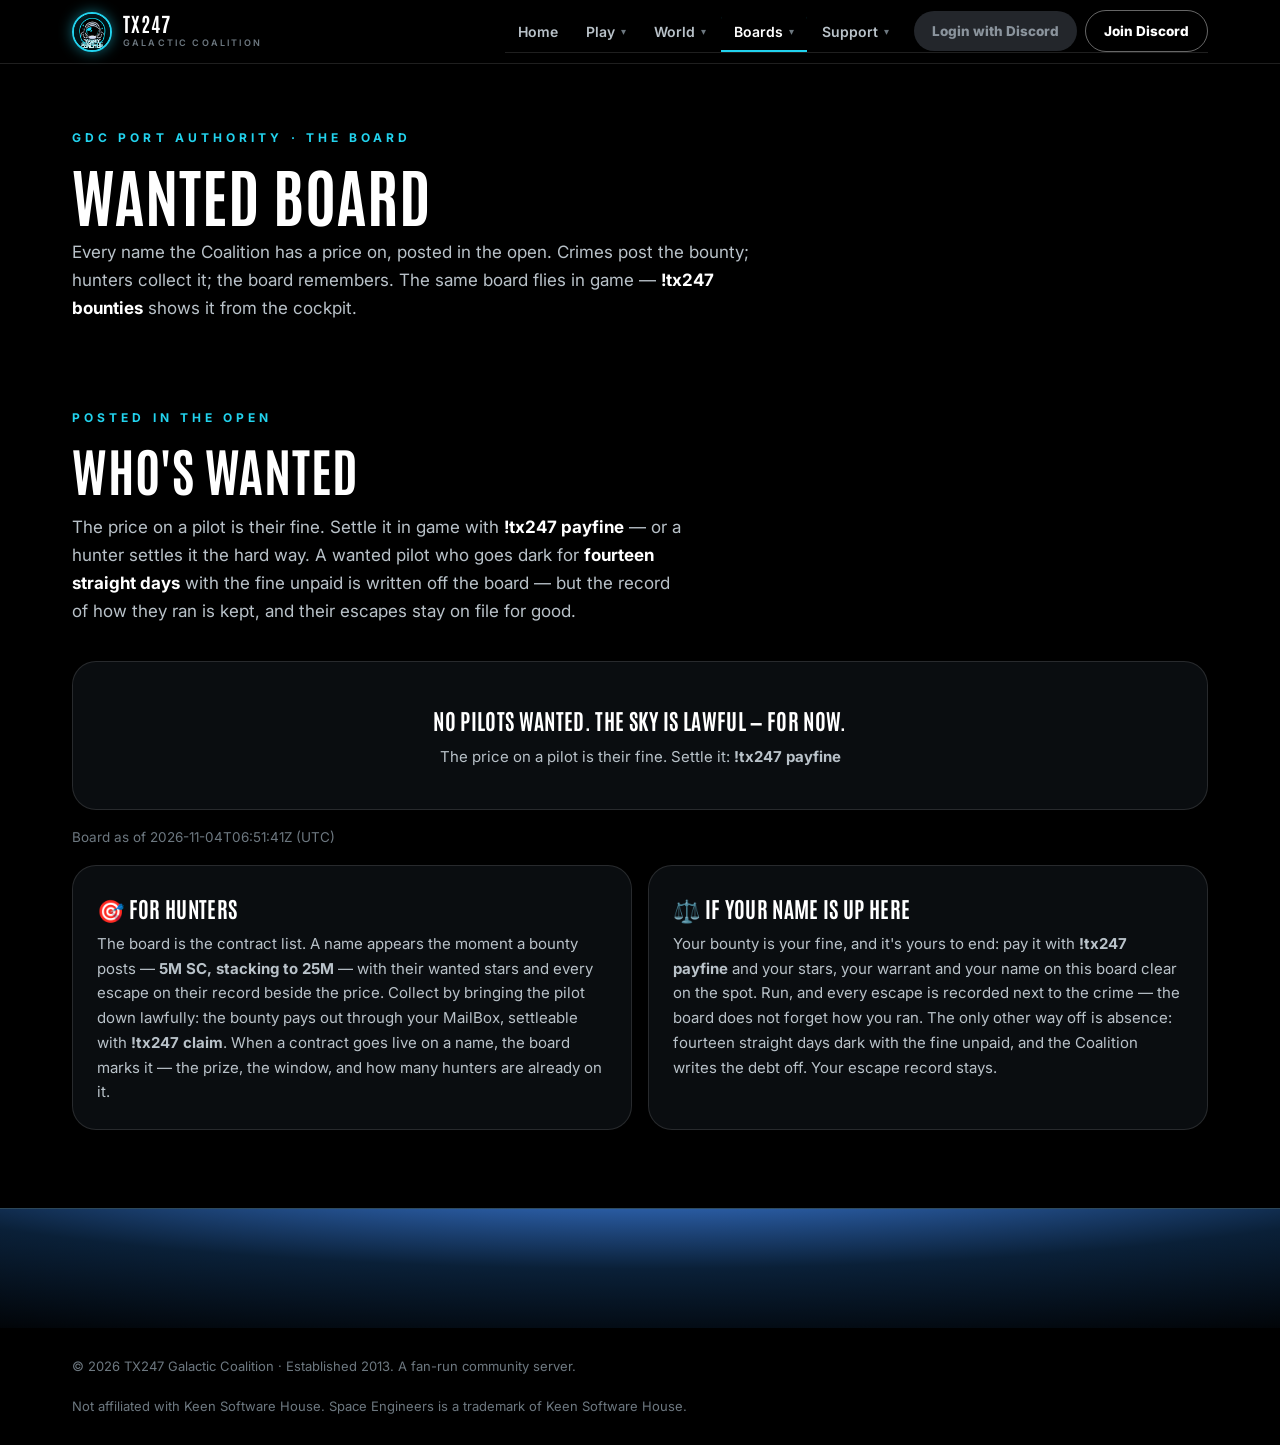
<file: bounties.html>
<!DOCTYPE html>
<html lang="en">
<head>
<meta charset="UTF-8">
<meta name="viewport" content="width=device-width, initial-scale=1.0">
<title>Wanted Board — TX247 Galactic Coalition</title>
<link rel="stylesheet" href="styles.css">
<link rel="stylesheet" href="css/nav.css">
</head>
<body>

<header class="tx-nav" id="txNav">
 <div class="tx-nav-in">
  <a class="tx-brand" href="index.html"><img src="img/logo.jpg" alt="TX247 logo"><span><span class="tx-bt">TX247</span><small>Galactic Coalition</small></span></a>
  <button class="tx-burger" type="button" aria-label="Toggle menu" aria-expanded="false"><span></span><span></span><span></span></button>
  <nav class="tx-menu" aria-label="Site">
   <a class="tx-link" href="index.html">Home</a>
   <div class="tx-dd"><button class="tx-dd-btn" type="button" aria-haspopup="true" aria-expanded="false">Play <span class="tx-caret" aria-hidden="true">▾</span></button>
    <div class="tx-dd-menu">
     <a href="how-it-works.html">How It Works<small>Join, worlds, the Living Sky</small></a>
     <a href="rules.html">Rules<small>PvP law, economy, conduct</small></a>
     <a href="briefing/">Briefing<small>Comms audio terminal</small></a>
    </div></div>
   <div class="tx-dd"><button class="tx-dd-btn" type="button" aria-haspopup="true" aria-expanded="false">World <span class="tx-caret" aria-hidden="true">▾</span></button>
    <div class="tx-dd-menu">
     <a href="factions.html">Factions<small>The four powers</small></a>
     <a href="ships.html">Ships<small>Supporter commissions</small></a>
     <a href="lore.html">Lore<small>The story so far</small></a>
    </div></div>
   <div class="tx-dd"><button class="tx-dd-btn grp-on" type="button" aria-haspopup="true" aria-expanded="false">Boards <span class="tx-caret" aria-hidden="true">▾</span></button>
    <div class="tx-dd-menu">
     <a class="on" aria-current="page" href="bounties.html">Wanted Board<small>Who the Coalition hunts</small></a>
     <a href="roster.html">Crew Roster<small>Linked members · staff</small></a>
    </div></div>
   <div class="tx-dd"><button class="tx-dd-btn" type="button" aria-haspopup="true" aria-expanded="false">Support <span class="tx-caret" aria-hidden="true">▾</span></button>
    <div class="tx-dd-menu">
     <a href="shop.html">Support Packs<small>Space Credits, thank-you gifts</small></a>
     <a href="sponsor.html">Sponsor<small>Membership, from $9.99/mo</small></a>
     <a href="account.html">Your Account<small>Rank, faction, tier</small></a>
    </div></div>
   <span class="tx-actions">
    <a class="tx-btn discord-login" href="how-it-works.html#website-accounts">Login with Discord</a>
    <a class="tx-btn tx-btn-join" href="https://discord.gg/t7ATgXxg2k">Join Discord</a>
   </span>
  </nav>
 </div>
 <noscript><style>.tx-menu{display:flex!important}.tx-dd-menu{position:static;opacity:1;visibility:visible;transform:none;box-shadow:none;display:block}.tx-burger{display:none!important}</style></noscript>
</header>

<div class="pagehero"><div class="wrap">
  <div class="kickerline">GDC Port Authority · The Board</div>
  <h1>WANTED BOARD</h1>
  <p>Every name the Coalition has a price on, posted in the open. Crimes post the bounty; hunters collect it; the board remembers. The same board flies in game — <b>!tx247 bounties</b> shows it from the cockpit.</p>
</div></div>

<section><div class="wrap">
  <div class="sec-head">
    <div class="kickerline">Posted in the Open</div>
    <h2>Who's wanted</h2>
    <p>The price on a pilot is their fine. Settle it in game with <b>!tx247 payfine</b> — or a hunter settles it the hard way. A wanted pilot who goes dark for <b>fourteen straight days</b> with the fine unpaid is written off the board — but the record of how they ran is kept, and their escapes stay on file for good.</p>
  </div>
  <div id="board">
    <div class="step" style="text-align:center;padding:40px 24px">
      <h3>No pilots wanted. The sky is lawful — for now.</h3>
      <p>The price on a pilot is their fine. Settle it: <b>!tx247 payfine</b></p>
    </div>
  </div>
  <p class="note" id="board-stamp">Board as of 2026-11-04T06:51:41Z (UTC)</p>
  <div class="grid2" style="margin-top:16px">
    <div class="step"><h3>🎯 For hunters</h3><p>The board is the contract list. A name appears the moment a bounty posts — <b>5M SC, stacking to 25M</b> — with their wanted stars and every escape on their record beside the price. Collect by bringing the pilot down lawfully: the bounty pays out through your MailBox, settleable with <b>!tx247 claim</b>. When a contract goes live on a name, the board marks it — the prize, the window, and how many hunters are already on it.</p></div>
    <div class="step"><h3>⚖️ If your name is up here</h3><p>Your bounty is your fine, and it's yours to end: pay it with <b>!tx247 payfine</b> and your stars, your warrant and your name on this board clear on the spot. Run, and every escape is recorded next to the crime — the board does not forget how you ran. The only other way off is absence: fourteen straight days dark with the fine unpaid, and the Coalition writes the debt off. Your escape record stays.</p></div>
  </div>
</div></section>

<div class="earthband"></div>
<footer><div class="wrap foot">
  <div>© 2026 TX247 Galactic Coalition · Established 2013. A fan-run community server.</div>
  <div>Not affiliated with Keen Software House. Space Engineers is a trademark of Keen Software House.</div>
</div></footer>
<script src="js/auth-config.js"></script>
<script src="js/auth.js"></script>
<script src="js/site.js"></script>
<script>
(function () {
  var board = document.getElementById('board');
  var stamp = document.getElementById('board-stamp');

  function fmtSc(n) {
    var v = Number(n);
    if (!isFinite(v)) return String(n);
    return v.toLocaleString('en-US') + ' SC';
  }
  function fmtWindow(sec) {
    var s = Math.max(0, Math.floor(Number(sec) || 0));
    var h = Math.floor(s / 3600), m = Math.floor((s % 3600) / 60), r = s % 60;
    if (h > 0) return h + 'h ' + m + 'm left';
    if (m > 0) return m + 'm ' + r + 's left';
    return r + 's left';
  }
  function pick(row, keys) {
    for (var i = 0; i < keys.length; i++) {
      if (row[keys[i]] !== undefined && row[keys[i]] !== null) return row[keys[i]];
    }
    return undefined;
  }
  function cell(text) {
    var td = document.createElement('td');
    td.textContent = text;
    return td;
  }

  fetch('bounties-snapshot.json', { cache: 'no-store' })
    .then(function (res) {
      if (!res.ok) throw new Error('snapshot unavailable');
      return res.json();
    })
    .then(function (data) {
      var rows = (data && Array.isArray(data.wanted)) ? data.wanted : [];
      if (data && data.generatedUtc) {
        stamp.textContent = 'Board as of ' + data.generatedUtc + ' (UTC)';
      }
      if (!rows.length) return; // empty board: the posted empty text already stands

      var table = document.createElement('table');
      table.className = 'ptable';
      var thead = document.createElement('thead');
      var htr = document.createElement('tr');
      ['Stars', 'Pilot', 'Bounty', 'Escapes', ''].forEach(function (h) {
        var th = document.createElement('th');
        th.textContent = h;
        htr.appendChild(th);
      });
      thead.appendChild(htr);
      table.appendChild(thead);

      var tbody = document.createElement('tbody');
      rows.forEach(function (row) {
        var tr = document.createElement('tr');
        var stars = Number(pick(row, ['stars', 'Stars'])) || 0;
        stars = Math.max(0, Math.min(5, Math.floor(stars)));
        var starText = '';
        for (var i = 0; i < stars; i++) starText += '★';
        tr.appendChild(cell(starText || '—'));
        tr.appendChild(cell(String(pick(row, ['name', 'Name', 'displayName', 'pilot']) || 'Unknown pilot')));
        var bountyTd = cell(fmtSc(pick(row, ['bounty', 'Bounty', 'bountySc', 'amount']) || 0));
        bountyTd.className = 'price';
        tr.appendChild(bountyTd);
        tr.appendChild(cell(String(pick(row, ['escapes', 'Escapes', 'escapeCount']) || 0)));

        var contractTd = document.createElement('td');
        var c = pick(row, ['contract', 'Contract']);
        if (c) {
          var parts = ['⚠ CONTRACT LIVE'];
          var prize = pick(c, ['prize', 'Prize']);
          if (prize !== undefined) parts.push('prize ' + fmtSc(prize));
          var left = pick(c, ['windowSecondsLeft', 'WindowSecondsLeft']);
          if (left !== undefined) parts.push(fmtWindow(left));
          var acc = pick(c, ['acceptors', 'Acceptors']);
          if (acc !== undefined) parts.push(String(acc) + ' on the hunt');
          contractTd.textContent = parts.join(' · ');
          contractTd.style.color = 'var(--red)';
          contractTd.style.fontWeight = '700';
        }
        tr.appendChild(contractTd);
        tbody.appendChild(tr);
      });
      table.appendChild(tbody);

      board.innerHTML = '';
      board.appendChild(table);
    })
    .catch(function () {
      // Snapshot unreachable: the posted empty board already stands. No error shown.
    });
})();
</script>
</body>
</html>
</file>
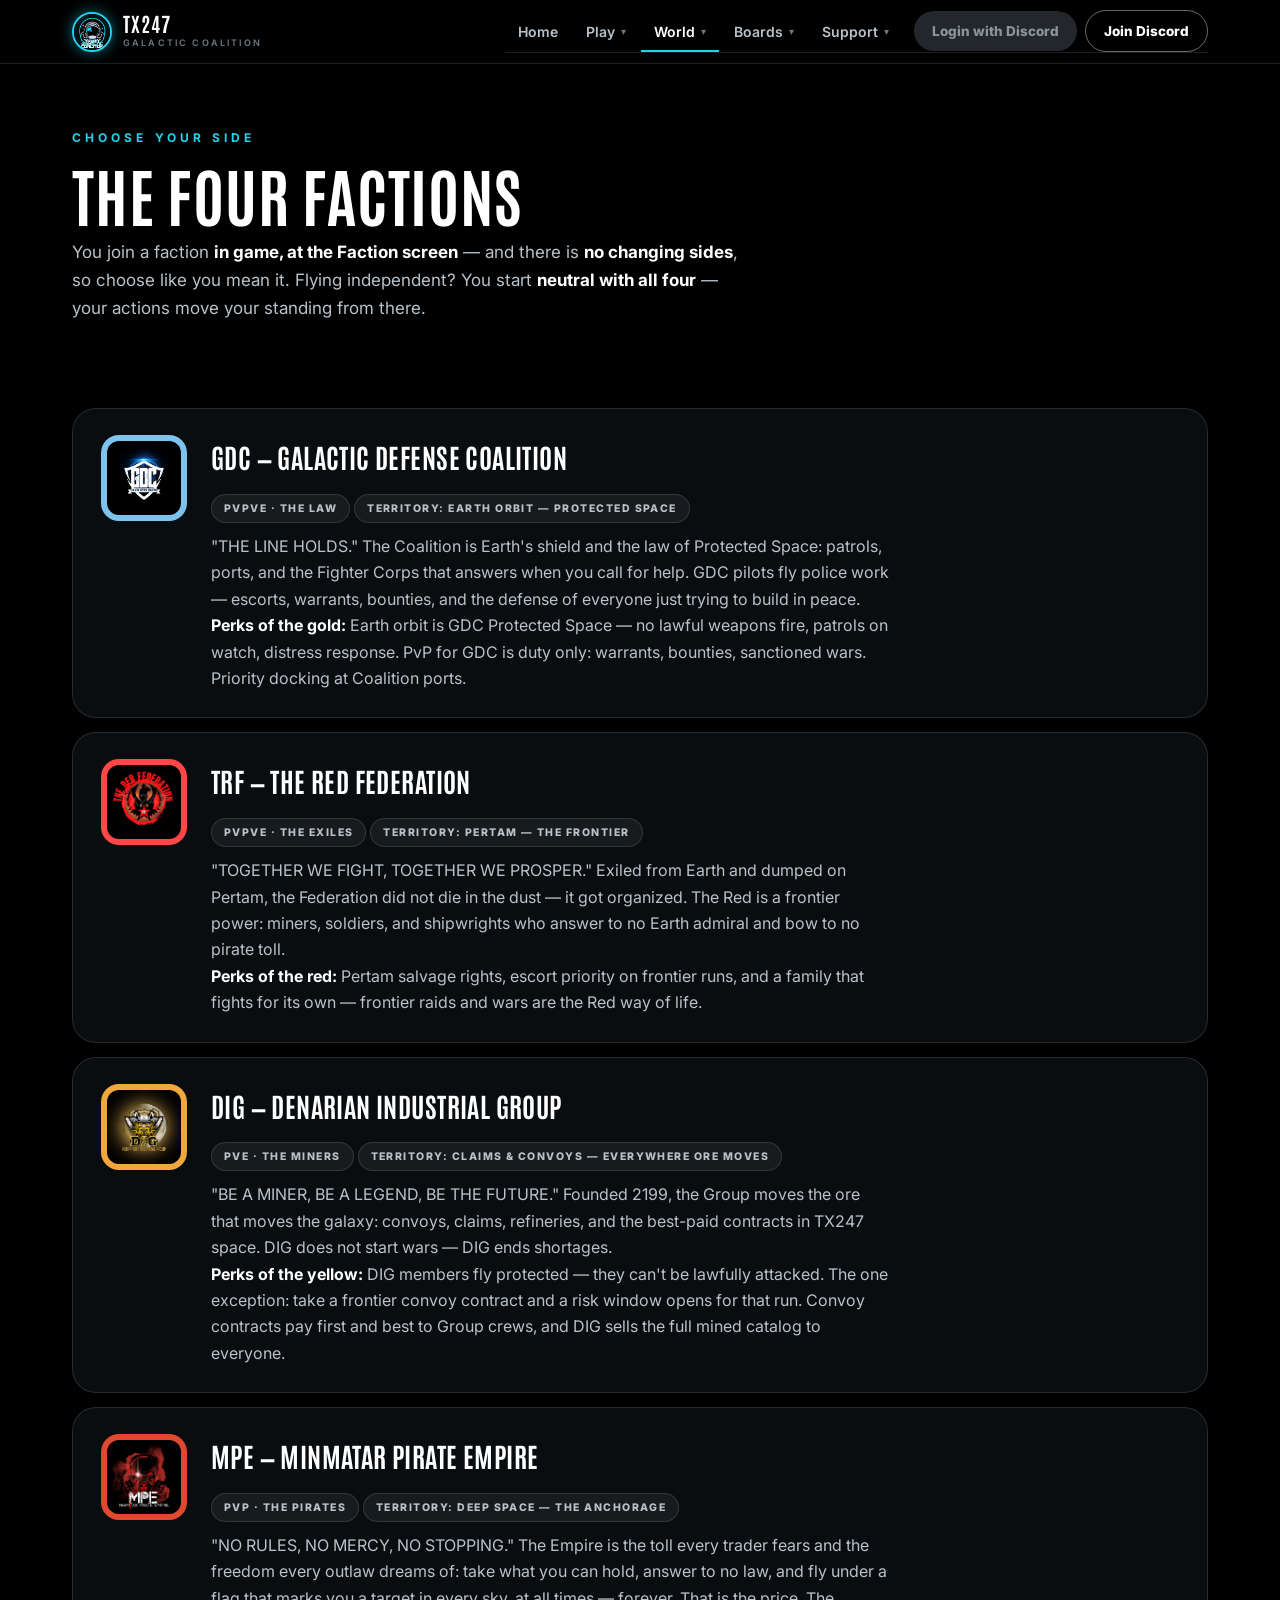
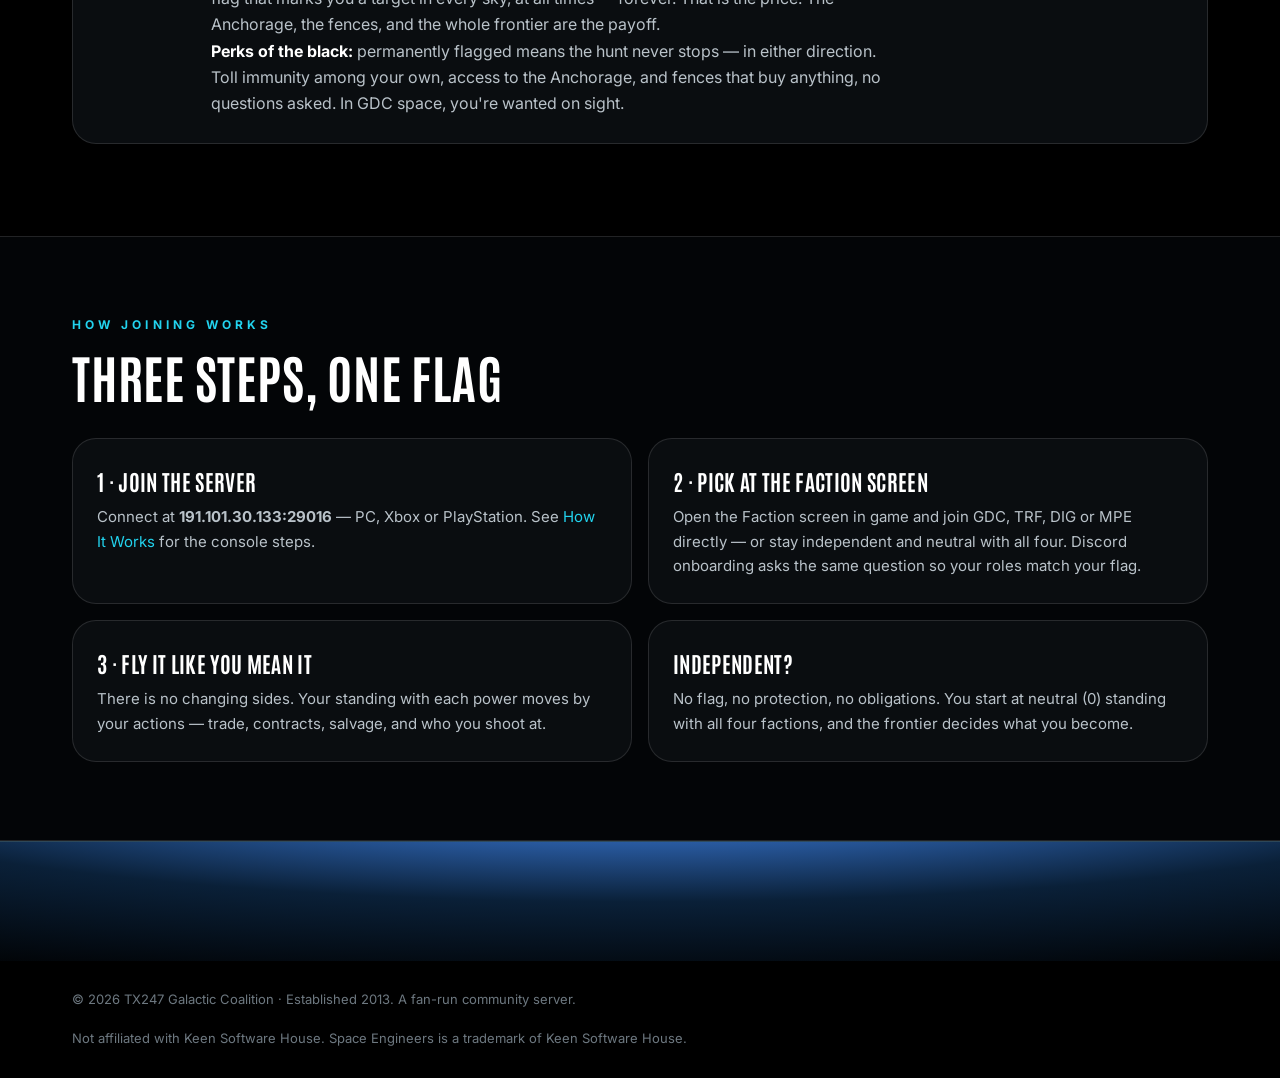
<file: factions.html>
<!DOCTYPE html>
<html lang="en">
<head>
<meta charset="UTF-8">
<meta name="viewport" content="width=device-width, initial-scale=1.0">
<title>Factions — TX247 Galactic Coalition</title>
<link rel="stylesheet" href="styles.css">
<link rel="stylesheet" href="css/nav.css">
</head>
<body>

<header class="tx-nav" id="txNav">
 <div class="tx-nav-in">
  <a class="tx-brand" href="index.html"><img src="img/logo.jpg" alt="TX247 logo"><span><span class="tx-bt">TX247</span><small>Galactic Coalition</small></span></a>
  <button class="tx-burger" type="button" aria-label="Toggle menu" aria-expanded="false"><span></span><span></span><span></span></button>
  <nav class="tx-menu" aria-label="Site">
   <a class="tx-link" href="index.html">Home</a>
   <div class="tx-dd"><button class="tx-dd-btn" type="button" aria-haspopup="true" aria-expanded="false">Play <span class="tx-caret" aria-hidden="true">▾</span></button>
    <div class="tx-dd-menu">
     <a href="how-it-works.html">How It Works<small>Join, worlds, the Living Sky</small></a>
     <a href="rules.html">Rules<small>PvP law, economy, conduct</small></a>
     <a href="briefing/">Briefing<small>Comms audio terminal</small></a>
    </div></div>
   <div class="tx-dd"><button class="tx-dd-btn grp-on" type="button" aria-haspopup="true" aria-expanded="false">World <span class="tx-caret" aria-hidden="true">▾</span></button>
    <div class="tx-dd-menu">
     <a class="on" aria-current="page" href="factions.html">Factions<small>The four powers</small></a>
     <a href="ships.html">Ships<small>Supporter commissions</small></a>
     <a href="lore.html">Lore<small>The story so far</small></a>
    </div></div>
   <div class="tx-dd"><button class="tx-dd-btn" type="button" aria-haspopup="true" aria-expanded="false">Boards <span class="tx-caret" aria-hidden="true">▾</span></button>
    <div class="tx-dd-menu">
     <a href="bounties.html">Wanted Board<small>Who the Coalition hunts</small></a>
     <a href="roster.html">Crew Roster<small>Linked members · staff</small></a>
    </div></div>
   <div class="tx-dd"><button class="tx-dd-btn" type="button" aria-haspopup="true" aria-expanded="false">Support <span class="tx-caret" aria-hidden="true">▾</span></button>
    <div class="tx-dd-menu">
     <a href="shop.html">Support Packs<small>Space Credits, thank-you gifts</small></a>
     <a href="sponsor.html">Sponsor<small>Membership, from $9.99/mo</small></a>
     <a href="account.html">Your Account<small>Rank, faction, tier</small></a>
    </div></div>
   <span class="tx-actions">
    <a class="tx-btn discord-login" href="how-it-works.html#website-accounts">Login with Discord</a>
    <a class="tx-btn tx-btn-join" href="https://discord.gg/t7ATgXxg2k">Join Discord</a>
   </span>
  </nav>
 </div>
 <noscript><style>.tx-menu{display:flex!important}.tx-dd-menu{position:static;opacity:1;visibility:visible;transform:none;box-shadow:none;display:block}.tx-burger{display:none!important}</style></noscript>
</header>

<div class="pagehero"><div class="wrap">
  <div class="kickerline">Choose Your Side</div>
  <h1>The four factions</h1>
  <p>You join a faction <b>in game, at the Faction screen</b> — and there is <b>no changing sides</b>, so choose like you mean it. Flying independent? You start <b>neutral with all four</b> — your actions move your standing from there.</p>
</div></div>

<section><div class="wrap">
  <div class="chapter c-gdc"><div class="no logo"><img src="img/gdc.jpg" alt="GDC — Galactic Defense Coalition emblem"></div><div>
    <h3>GDC — Galactic Defense Coalition</h3>
    <p><span class="tag">PvPvE · The Law</span> <span class="tag">Territory: Earth Orbit — Protected Space</span></p>
    <p>"THE LINE HOLDS." The Coalition is Earth's shield and the law of Protected Space: patrols, ports, and the Fighter Corps that answers when you call for help. GDC pilots fly police work — escorts, warrants, bounties, and the defense of everyone just trying to build in peace.</p>
    <p><b>Perks of the gold:</b> Earth orbit is GDC Protected Space — no lawful weapons fire, patrols on watch, distress response. PvP for GDC is duty only: warrants, bounties, sanctioned wars. Priority docking at Coalition ports.</p>
  </div></div>

  <div class="chapter c-trf"><div class="no logo"><img src="img/trf.png" alt="TRF — The Red Federation emblem"></div><div>
    <h3>TRF — The Red Federation</h3>
    <p><span class="tag">PvPvE · The Exiles</span> <span class="tag">Territory: Pertam — The Frontier</span></p>
    <p>"TOGETHER WE FIGHT, TOGETHER WE PROSPER." Exiled from Earth and dumped on Pertam, the Federation did not die in the dust — it got organized. The Red is a frontier power: miners, soldiers, and shipwrights who answer to no Earth admiral and bow to no pirate toll.</p>
    <p><b>Perks of the red:</b> Pertam salvage rights, escort priority on frontier runs, and a family that fights for its own — frontier raids and wars are the Red way of life.</p>
  </div></div>

  <div class="chapter c-dig"><div class="no logo"><img src="img/dig.png" alt="DIG — Denarian Industrial Group emblem"></div><div>
    <h3>DIG — Denarian Industrial Group</h3>
    <p><span class="tag">PvE · The Miners</span> <span class="tag">Territory: Claims &amp; Convoys — Everywhere Ore Moves</span></p>
    <p>"BE A MINER, BE A LEGEND, BE THE FUTURE." Founded 2199, the Group moves the ore that moves the galaxy: convoys, claims, refineries, and the best-paid contracts in TX247 space. DIG does not start wars — DIG ends shortages.</p>
    <p><b>Perks of the yellow:</b> DIG members fly protected — they can't be lawfully attacked. The one exception: take a frontier convoy contract and a risk window opens for that run. Convoy contracts pay first and best to Group crews, and DIG sells the full mined catalog to everyone.</p>
  </div></div>

  <div class="chapter c-mpe"><div class="no logo"><img src="img/mpe.png" alt="MPE — Minmatar Pirate Empire emblem"></div><div>
    <h3>MPE — Minmatar Pirate Empire</h3>
    <p><span class="tag">PvP · The Pirates</span> <span class="tag">Territory: Deep Space — The Anchorage</span></p>
    <p>"NO RULES, NO MERCY, NO STOPPING." The Empire is the toll every trader fears and the freedom every outlaw dreams of: take what you can hold, answer to no law, and fly under a flag that marks you a target in every sky, at all times — forever. That is the price. The Anchorage, the fences, and the whole frontier are the payoff.</p>
    <p><b>Perks of the black:</b> permanently flagged means the hunt never stops — in either direction. Toll immunity among your own, access to the Anchorage, and fences that buy anything, no questions asked. In GDC space, you're wanted on sight.</p>
  </div></div>
</div></section>

<section class="alt"><div class="wrap">
  <div class="sec-head">
    <div class="kickerline">How Joining Works</div>
    <h2>Three steps, one flag</h2>
  </div>
  <div class="grid2">
    <div class="step"><h3>1 · Join the server</h3><p>Connect at <b>191.101.30.133:29016</b> — PC, Xbox or PlayStation. See <a href="how-it-works.html">How It Works</a> for the console steps.</p></div>
    <div class="step"><h3>2 · Pick at the Faction screen</h3><p>Open the Faction screen in game and join GDC, TRF, DIG or MPE directly — or stay independent and neutral with all four. Discord onboarding asks the same question so your roles match your flag.</p></div>
    <div class="step"><h3>3 · Fly it like you mean it</h3><p>There is no changing sides. Your standing with each power moves by your actions — trade, contracts, salvage, and who you shoot at.</p></div>
    <div class="step"><h3>Independent?</h3><p>No flag, no protection, no obligations. You start at neutral (0) standing with all four factions, and the frontier decides what you become.</p></div>
  </div>
</div></section>

<div class="earthband"></div>
<footer><div class="wrap foot">
  <div>© 2026 TX247 Galactic Coalition · Established 2013. A fan-run community server.</div>
  <div>Not affiliated with Keen Software House. Space Engineers is a trademark of Keen Software House.</div>
</div></footer>
<script src="js/auth-config.js"></script>
<script src="js/auth.js"></script>
<script src="js/site.js"></script>
</body>
</html>
</file>
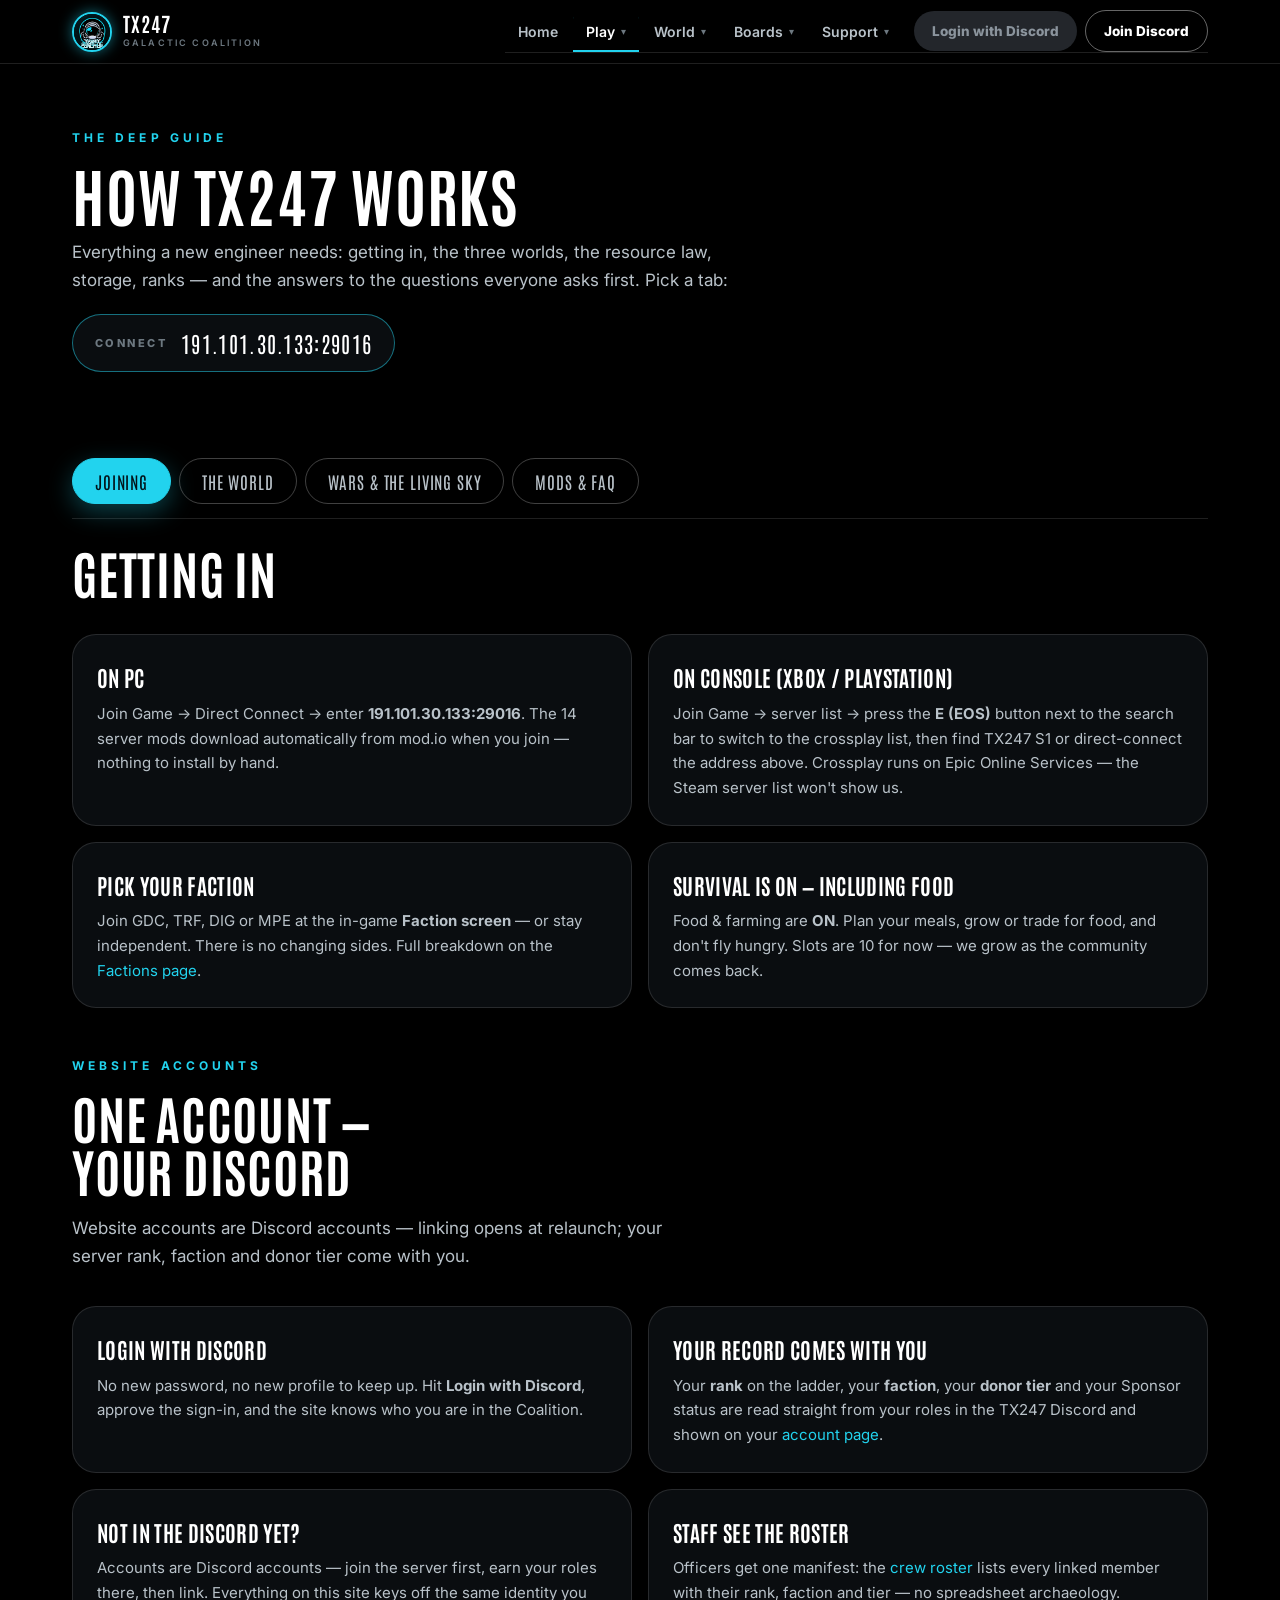
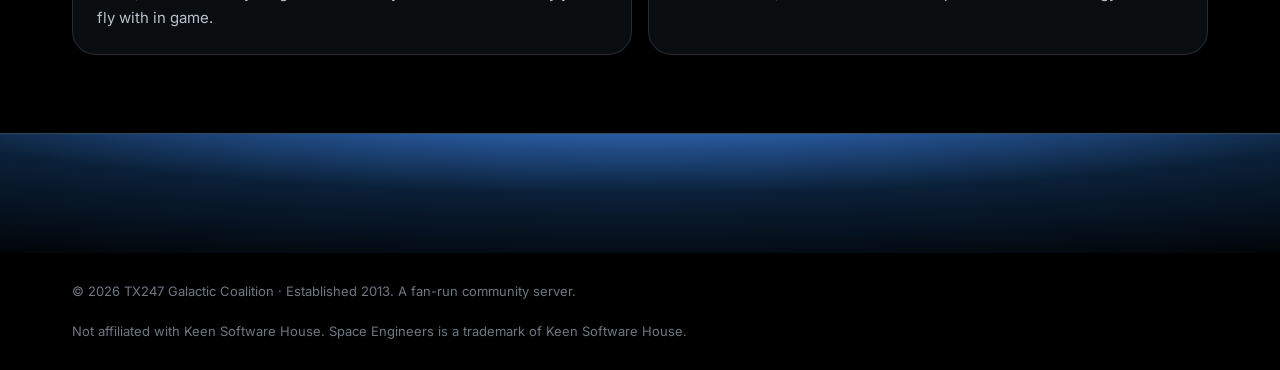
<file: how-it-works.html>
<!DOCTYPE html>
<html lang="en">
<head>
<meta charset="UTF-8">
<meta name="viewport" content="width=device-width, initial-scale=1.0">
<title>How It Works — TX247 Galactic Coalition</title>
<link rel="stylesheet" href="styles.css">
<link rel="stylesheet" href="css/nav.css">
</head>
<body>

<header class="tx-nav" id="txNav">
 <div class="tx-nav-in">
  <a class="tx-brand" href="index.html"><img src="img/logo.jpg" alt="TX247 logo"><span><span class="tx-bt">TX247</span><small>Galactic Coalition</small></span></a>
  <button class="tx-burger" type="button" aria-label="Toggle menu" aria-expanded="false"><span></span><span></span><span></span></button>
  <nav class="tx-menu" aria-label="Site">
   <a class="tx-link" href="index.html">Home</a>
   <div class="tx-dd"><button class="tx-dd-btn grp-on" type="button" aria-haspopup="true" aria-expanded="false">Play <span class="tx-caret" aria-hidden="true">▾</span></button>
    <div class="tx-dd-menu">
     <a class="on" aria-current="page" href="how-it-works.html">How It Works<small>Join, worlds, the Living Sky</small></a>
     <a href="rules.html">Rules<small>PvP law, economy, conduct</small></a>
     <a href="briefing/">Briefing<small>Comms audio terminal</small></a>
    </div></div>
   <div class="tx-dd"><button class="tx-dd-btn" type="button" aria-haspopup="true" aria-expanded="false">World <span class="tx-caret" aria-hidden="true">▾</span></button>
    <div class="tx-dd-menu">
     <a href="factions.html">Factions<small>The four powers</small></a>
     <a href="ships.html">Ships<small>Supporter commissions</small></a>
     <a href="lore.html">Lore<small>The story so far</small></a>
    </div></div>
   <div class="tx-dd"><button class="tx-dd-btn" type="button" aria-haspopup="true" aria-expanded="false">Boards <span class="tx-caret" aria-hidden="true">▾</span></button>
    <div class="tx-dd-menu">
     <a href="bounties.html">Wanted Board<small>Who the Coalition hunts</small></a>
     <a href="roster.html">Crew Roster<small>Linked members · staff</small></a>
    </div></div>
   <div class="tx-dd"><button class="tx-dd-btn" type="button" aria-haspopup="true" aria-expanded="false">Support <span class="tx-caret" aria-hidden="true">▾</span></button>
    <div class="tx-dd-menu">
     <a href="shop.html">Support Packs<small>Space Credits, thank-you gifts</small></a>
     <a href="sponsor.html">Sponsor<small>Membership, from $9.99/mo</small></a>
     <a href="account.html">Your Account<small>Rank, faction, tier</small></a>
    </div></div>
   <span class="tx-actions">
    <a class="tx-btn discord-login" href="how-it-works.html#website-accounts">Login with Discord</a>
    <a class="tx-btn tx-btn-join" href="https://discord.gg/t7ATgXxg2k">Join Discord</a>
   </span>
  </nav>
 </div>
 <noscript><style>.tx-menu{display:flex!important}.tx-dd-menu{position:static;opacity:1;visibility:visible;transform:none;box-shadow:none;display:block}.tx-burger{display:none!important}</style></noscript>
</header>

<div class="pagehero"><div class="wrap">
  <div class="kickerline">The Deep Guide</div>
  <h1>How TX247 works</h1>
  <p>Everything a new engineer needs: getting in, the three worlds, the resource law, storage, ranks — and the answers to the questions everyone asks first. Pick a tab:</p>
  <div><span class="connect-chip"><span class="lbl">Connect</span> 191.101.30.133:29016</span></div>
</div></div>

<section><div class="wrap">
 <div data-tabs>
  <div class="tab-bar" role="tablist" aria-label="Guide sections">
    <button class="tab-btn on" type="button" role="tab" id="tabbtn-joining" aria-controls="tab-joining" aria-selected="true" data-tab="tab-joining">Joining</button>
    <button class="tab-btn" type="button" role="tab" id="tabbtn-world" aria-controls="tab-world" aria-selected="false" tabindex="-1" data-tab="tab-world">The World</button>
    <button class="tab-btn" type="button" role="tab" id="tabbtn-sky" aria-controls="tab-sky" aria-selected="false" tabindex="-1" data-tab="tab-sky">Wars &amp; the Living Sky</button>
    <button class="tab-btn" type="button" role="tab" id="tabbtn-mods" aria-controls="tab-mods" aria-selected="false" tabindex="-1" data-tab="tab-mods">Mods &amp; FAQ</button>
  </div>
  <noscript><style>.tab-panel{display:block!important}.tab-bar{display:none}</style></noscript>

  <div class="tab-panel on" role="tabpanel" id="tab-joining" aria-labelledby="tabbtn-joining">
    <div class="pblock">
      <div class="sec-head"><h2>Getting in</h2></div>
      <div class="grid2">
        <div class="step"><h3>On PC</h3><p>Join Game → Direct Connect → enter <b>191.101.30.133:29016</b>. The 14 server mods download automatically from mod.io when you join — nothing to install by hand.</p></div>
        <div class="step"><h3>On console (Xbox / PlayStation)</h3><p>Join Game → server list → press the <b>E (EOS)</b> button next to the search bar to switch to the crossplay list, then find TX247 S1 or direct-connect the address above. Crossplay runs on Epic Online Services — the Steam server list won't show us.</p></div>
        <div class="step"><h3>Pick your faction</h3><p>Join GDC, TRF, DIG or MPE at the in-game <b>Faction screen</b> — or stay independent. There is no changing sides. Full breakdown on the <a href="factions.html">Factions page</a>.</p></div>
        <div class="step"><h3>Survival is on — including food</h3><p>Food &amp; farming are <b>ON</b>. Plan your meals, grow or trade for food, and don't fly hungry. Slots are 10 for now — we grow as the community comes back.</p></div>
      </div>
    </div>
    <div class="pblock" id="website-accounts">
      <div class="sec-head">
        <div class="kickerline">Website Accounts</div>
        <h2>One account —<br>your Discord</h2>
        <p>Website accounts are Discord accounts — linking opens at relaunch; your server rank, faction and donor tier come with you.</p>
      </div>
      <div class="grid2">
        <div class="step"><h3>Login with Discord</h3><p>No new password, no new profile to keep up. Hit <b>Login with Discord</b>, approve the sign-in, and the site knows who you are in the Coalition.</p></div>
        <div class="step"><h3>Your record comes with you</h3><p>Your <b>rank</b> on the ladder, your <b>faction</b>, your <b>donor tier</b> and your Sponsor status are read straight from your roles in the TX247 Discord and shown on your <a href="account.html">account page</a>.</p></div>
        <div class="step"><h3>Not in the Discord yet?</h3><p>Accounts are Discord accounts — join the server first, earn your roles there, then link. Everything on this site keys off the same identity you fly with in game.</p></div>
        <div class="step"><h3>Staff see the roster</h3><p>Officers get one manifest: the <a href="roster.html">crew roster</a> lists every linked member with their rank, faction and tier — no spreadsheet archaeology.</p></div>
      </div>
    </div>
  </div>

  <div class="tab-panel" role="tabpanel" id="tab-world" aria-labelledby="tabbtn-world" hidden>
    <div class="pblock">
      <div class="sec-head">
        <div class="kickerline">The World &amp; Resource Law</div>
        <h2>Three worlds, three jobs</h2>
      </div>
      <div class="worlds">
        <div class="world"><span class="wtag" style="color:var(--gdc)">GDC Protected Space</span><h3>🟦 Earthlike</h3><p>The breadbasket. Basic ores, the calmest sky on the server, protected by the GDC. New-player water — build your first base and your first ship here.</p></div>
        <div class="world"><span class="wtag" style="color:var(--trf)">TRF + DIG Frontier</span><h3>🟥 Pertam</h3><p>The frontier. Gold, silver and magnesium wealth under red dust. Moderate danger, real money — the Federation's exile home and DIG's richest claims.</p></div>
        <div class="world"><span class="wtag" style="color:#c084fc">Contested Front</span><h3>🟪 Europa</h3><p>Ice, danger, and the two metals that matter most. Highest NPC traffic on the server — and the only place the endgame minerals spawn.</p></div>
      </div>
      <div class="grid2" style="margin-top:16px">
        <div class="step"><h3>⚠️ Uranium &amp; platinum: Europa only</h3><p><b>URANIUM and PLATINUM spawn ONLY on Europa.</b> Reactor fuel and jump-drive metal sit behind the front line on purpose. If you want the endgame, you go to Europa — or you buy from someone who did.</p></div>
        <div class="step"><h3>⚠️ Asteroids carry no ore</h3><p>Asteroid stone refines to <b>gravel only</b>. Mining happens on planets: freight between worlds, set up outposts, or buy ingots from the factions — DIG sells the full mined catalog. Salvage from wrecks and derelicts is always legal. Meteor ore drops are off.</p></div>
      </div>
    </div>
    <div class="pblock">
      <div class="split">
        <div>
          <div class="kickerline">Grid Storage</div>
          <h2>Store a ship.<br>Free the PCU.</h2>
          <p>Quantum Hangar is <b>gone</b>. Use the vanilla <b>Services Terminal</b>: store a whole ship offsite — it stops counting against PCU — and pull it back out at any Services Terminal.</p>
          <p>It's built into the game, so it's console-safe by design, and a stored grid keeps its ownership. Park the fleet, keep the sky clear.</p>
        </div>
        <div>
          <div class="kickerline">Rank Ladder</div>
          <h2>Earn the ladder</h2>
          <p style="color:var(--dim);margin-bottom:16px">Activity in the community climbs the naval ladder:</p>
          <div class="ranks">
            <div class="rank"><b>Ensign</b><span>Level 5</span></div>
            <div class="rank"><b>Lieutenant</b><span>Level 10</span></div>
            <div class="rank"><b>Commander</b><span>Level 20</span></div>
            <div class="rank"><b>Admiral</b><span>Level 30</span></div>
          </div>
        </div>
      </div>
    </div>
  </div>

  <div class="tab-panel" role="tabpanel" id="tab-sky" aria-labelledby="tabbtn-sky" hidden>
    <div class="pblock">
      <div class="sec-head" id="living-sky">
        <div class="kickerline">The Director · Live</div>
        <h2>The sky talks — and it keeps the record</h2>
        <p>The TX247 Director — the system we call <b>the Living Sky</b> — runs the four factions as a living world: radio traffic, answered hails, remembered standing, and traffic control at the stations. And in GDC Protected Space, it answers trouble: start a fight over Earth, or call for help, and the GDC scrambles a quick-reaction wing to you. It runs entirely on the server — console players get the same living sky, and there is nothing to install.</p>
      </div>
      <div class="grid2">
        <div class="step"><h3>📡 Faction radio — always on</h3><p>All four factions broadcast in game chat: GDC patrol sweeps, DIG convoy calls, Federation traffic, the Wake saying the quiet part out loud. Listen before you fly — the traffic tells you what kind of sky you're entering.</p></div>
        <div class="step"><h3>📻 Hail &amp; announce</h3><p>Type <b>!hail</b> plus a faction — or <b>!announce</b> — in global chat (the full <b>!tx247 hail</b> form works too). Announce yourself to a patrol and you're logged and waved through. Stay silent in protected space and you'll be remembered for that instead.</p></div>
        <div class="step"><h3>🧭 Standing is memory</h3><p>Every exchange moves your <b>standing</b> with that faction — gains are capped, so it can't be farmed. Warm standing gets you waved through and cleared fast. Cold standing gets you challenged — and denied at the dock.</p></div>
        <div class="step"><h3>🛬 Docking runs through control</h3><p><b>!dock</b> at any hub and traffic control assigns you a real pad with a 10-minute window: Port Authority at the Port, Pertam Control at the Redoubt, DIG Dispatch at the Exchange, the Wake at the Anchorage. <b>!depart</b> releases your pad early. The Anchorage asks no questions.</p></div>
        <div class="step"><h3>🚨 Distress gets an answer</h3><p>In <b>GDC Protected Space</b>, the sky answers trouble. Weapons fire over Earth — or one call, <b>!911</b> (or <b>!mayday</b>) — and Port Authority scrambles a quick-reaction wing to the fight, announced on comms as it launches and standing down when the sky is clear. And the Coalition does not leave a mayday answered by wreckage: <b>if the wing is lost, a heavier response launches</b> — bigger hulls, same callsign, one escalation deep. One limit every pilot should know: the wing flies orbit and cannot enter a gravity well — trouble on a planet's surface is yours to climb out of first. Out in the frontier, you're on your own. Over Earth, help shows up.</p></div>
        <div class="step"><h3>⚔️ PvP is a flag you fly</h3><p>Type <b>!tx247 pvp on</b> in chat to flag up: you're fair game — and free to engage other flagged pilots — anywhere outside Protected Space. <b>!tx247 pvp off</b> stands you down, and firing on an unflagged pilot is a crime in any sky. Your flag <b>locks while your combat timer runs</b> — five minutes after your last fight, there's no flagging down to escape. In GDC Protected Space <b>no fire is lawful at all</b>, flag or no flag. Crimes cost standing and post a bounty on your head — <b>5M SC, stacking to 25M</b> — and a Protected-Space crime earns a warrant: GDC turns hostile until it's served or expires. And crimes mark you: every bounty raises your <b>wanted stars</b>, and stars don't fade with time. Run from a response — warp out, burn for deep space, outlast the wing — and the escape goes on your record next to them. A wanted name stays on the board, called out by name entering Protected Space, until the tab is settled: a hunter collects the bounty, or you pay the fine yourself with <b>!tx247 payfine</b> and fly clean again. Short of settling, there is exactly one way off the board: go dark for <b>fourteen straight days</b> with the fine unpaid, and the Coalition writes the debt off — bounty and fine cleared, your name off the board. But the record of how you ran is kept: escapes never come off your file. <b>!tx247 who</b> shows who's flagged; <b>!tx247 bounties</b> shows the board.</p></div>
      </div>
      <p class="note">The law in short form lives on the <a href="rules.html">Rules page</a>; live prices are on the <a href="bounties.html">Wanted Board</a>.</p>
    </div>
  </div>

  <div class="tab-panel" role="tabpanel" id="tab-mods" aria-labelledby="tabbtn-mods" hidden>
    <div class="pblock">
      <div class="sec-head">
        <div class="kickerline">What's Running</div>
        <h2>Fourteen mods, all crossplay-safe</h2>
        <p>Every mod on TX247 is data-only or server-side — console players load the same world as PC. They download automatically from mod.io on join.</p>
      </div>
      <div class="modlist">
        <div class="step"><h3>Modular Encounters Systems (MES)</h3><p>NPC traffic, patrols and hostiles out in the black. Space is not empty anymore.</p></div>
        <div class="step"><h3>TX247 Tool Range Tweaks</h3><p>Grinders, welders and drills tuned to TX247 ranges.</p></div>
        <div class="step"><h3>TX247 Quiet Skies &amp; Tools</h3><p>Quieter tool sounds and tuned weather — the working pilot's sky, softened. The skybox itself flies as TX247 4k Deep Sky.</p></div>
        <div class="step"><h3>TX247 4k Deep Sky</h3><p>Our own 4K deep-space skybox: a dense field of fine stars, one faint galactic band, a <b>white sun</b>, and darker light overall — shadows sit deeper and planet nights get properly dark. The black looks like the black.</p></div>
        <div class="step"><h3>TX247 Safe Zone — 24hr per Chips</h3><p>Safe zones run a <b>24-hour</b> upkeep cycle instead of vanilla's short one.</p></div>
        <div class="step"><h3>TX247 Weapon Range Tweaks</h3><p>Turrets and weapons reach further — railguns out to 5 km, artillery 4 km, assault cannons 3 km — and your manual lock-on reaches 5 km too. Plan your engagement ranges accordingly.</p></div>
        <div class="step"><h3>TX247 Enhanced Ores</h3><p>Stone is flavored by world: what your refinery pulls out of plain rock tells you where you are — and Europa's stone carries traces of what everyone is fighting over.</p></div>
        <div class="step"><h3>TX247 Factions</h3><p>The four Coalition powers — GDC, TRF, DIG and MPE — as real, joinable factions on the Faction screen. Pick a side; there is no changing sides.</p></div>
        <div class="step"><h3>TX247 Fleet</h3><p>TX247's own faction fleets flying MES: GDC patrols and QRF wings, DIG convoys, TRF raiders, MPE pirates — with voices of their own.</p></div>
        <div class="step"><h3>Imber Corporation</h3><p>A corporate NPC faction with its own ships, stations and reputation. Mind how you treat their traffic.</p></div>
        <div class="step"><h3>Parallax Concepts</h3><p>Surface occupation forces — installations and patrols holding ground on the worlds below.</p></div>
        <div class="step"><h3>Reavers</h3><p>Terror of the verse. They hunt in packs, they share targets, and they do not stop. If you hear them, run or be ready.</p></div>
        <div class="step"><h3>Independent Contractors</h3><p>Mercenary NPCs working their own contracts out in the black — traffic with teeth and a reputation ledger.</p></div>
        <div class="step"><h3>Orks: The Great WAAAGH!</h3><p>Ork patrols looking for a proper fight. Under-built ships they ignore; a threat worth fighting, they answer — and they remember where you live.</p></div>
      </div>
      <p class="note">Max grid size is <b>130,000 PCU</b>. The full <a href="rules.html">rules</a> apply in full.</p>
    </div>
    <div class="pblock">
      <div class="sec-head"><div class="kickerline">FAQ</div><h2>Asked on day one</h2></div>
      <div class="faq">
        <details><summary>Can console players really play here?</summary><p>Yes — the server runs crossplay on EOS with a three-planet world (the console limit), data-only mods, and no client-side scripts. Join via the E (EOS) server list. See "Joining" above.</p></details>
        <details><summary>Do I need to install the mods myself?</summary><p>No. The 14 mods download automatically from mod.io the first time you join. Updates arrive the same way.</p></details>
        <details><summary>Why is there no uranium on Earth?</summary><p>By law — TX247 law. Uranium and platinum spawn only on Europa so the endgame runs through the contested front: freight, escorts, trade and war all flow from that one rule. DIG sells the full mined catalog if you'd rather pay than fight.</p></details>
        <details><summary>How does food work?</summary><p>Apex Survival food &amp; farming are enabled. Grow food at your base, carry meals on long hauls, or trade — DIG crews make good grocers.</p></details>
        <details><summary>How do I get a ship or credits?</summary><p>Through supporter commissions and packs on the <a href="shop.html">Support</a> and <a href="ships.html">Ships</a> pages. For now, support runs through Discord tickets and staff fulfill by hand; your thank-you gifts are delivered in game.</p></details>
        <details><summary>What's coming next?</summary><p>Already live: the TX247 Director's Living Sky — NPC radio chatter, hail &amp; announce replies, standing memory, docking control, Distress Response over Earth (with escalation — a lost wing is answered by a heavier one), the full Rules of Engagement (PvP flags, bounties and warrants), the Outlaw system (wanted stars, escape records, fines), MailBox claim in game with <b>!tx247 claim</b>, and TX247's own faction fleets flying MES. Still in development, no dates promised: faction war events, MailBox Terminal blocks, and the GDC Port of Authority hub station.</p></details>
      </div>
    </div>
  </div>
 </div>
</div></section>

<div class="earthband"></div>
<footer><div class="wrap foot">
  <div>© 2026 TX247 Galactic Coalition · Established 2013. A fan-run community server.</div>
  <div>Not affiliated with Keen Software House. Space Engineers is a trademark of Keen Software House.</div>
</div></footer>
<script src="js/auth-config.js"></script>
<script src="js/auth.js"></script>
<script src="js/site.js"></script>
</body>
</html>
</file>
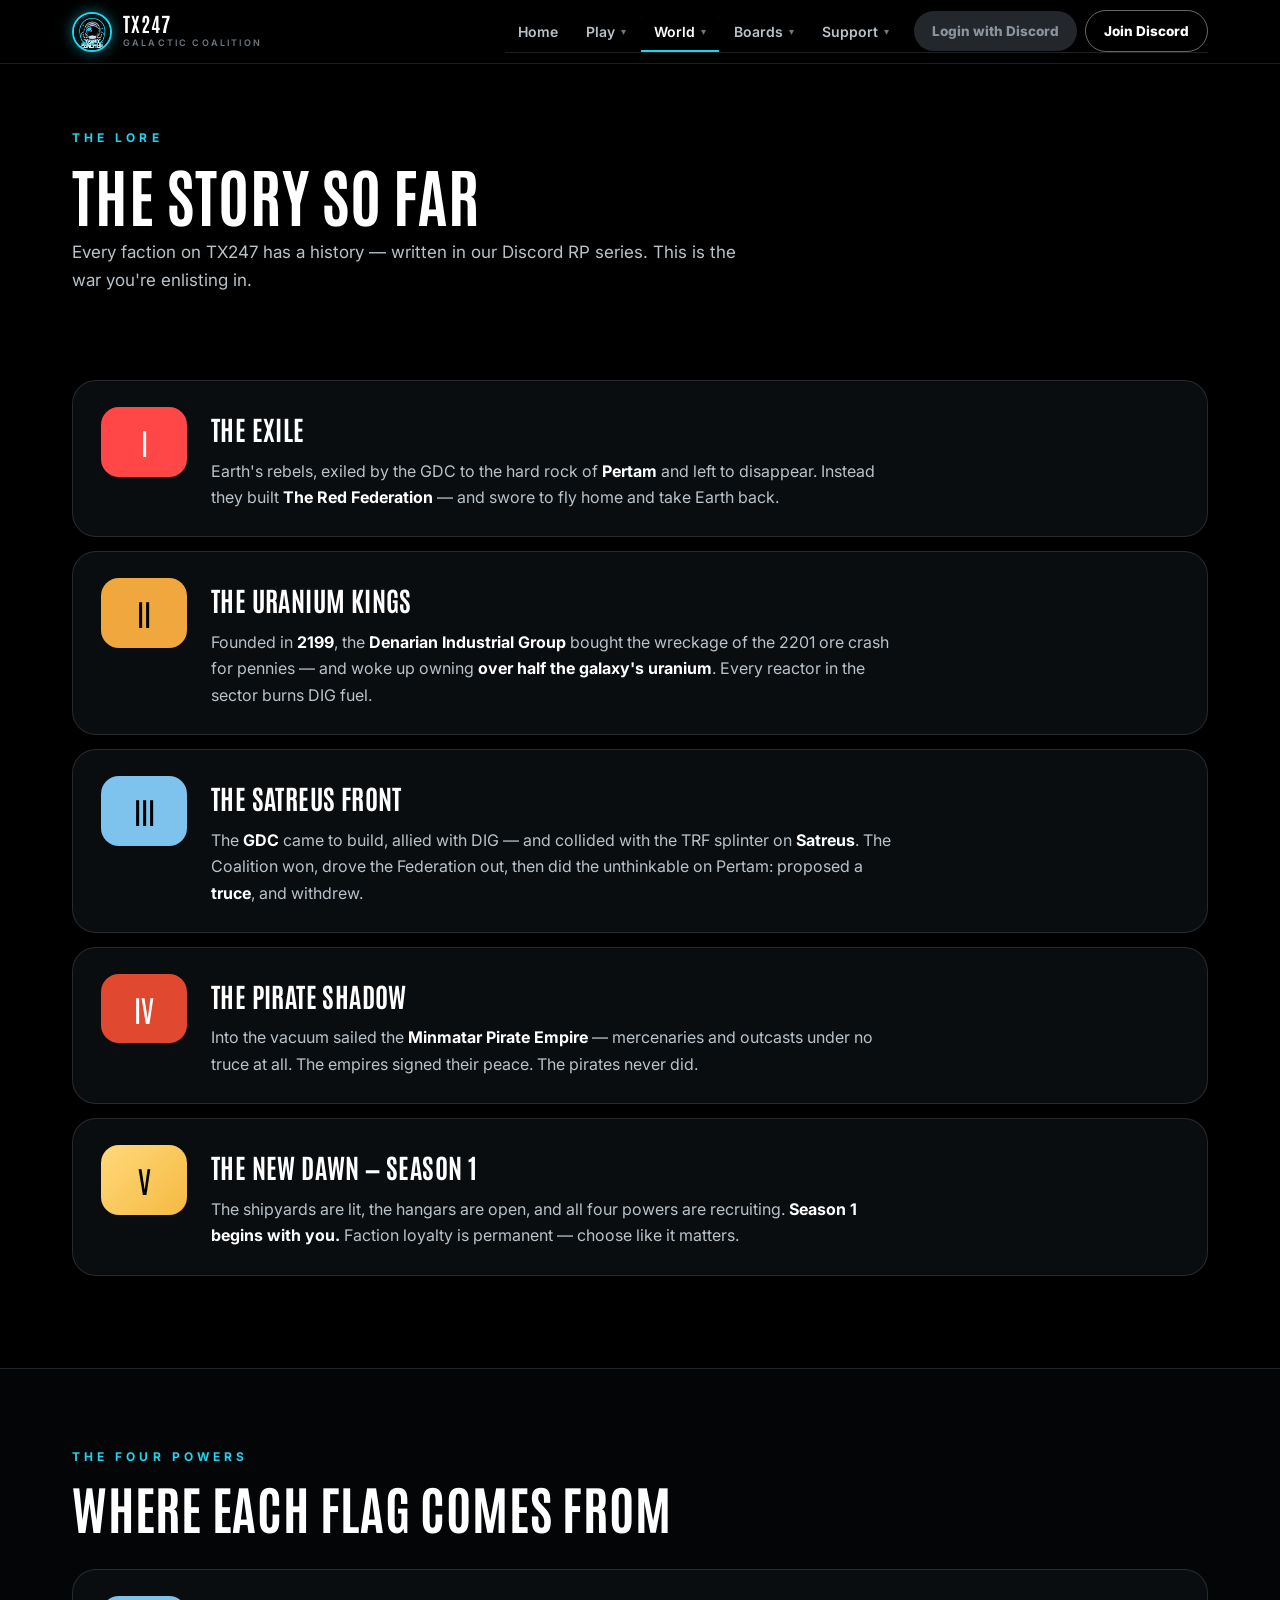
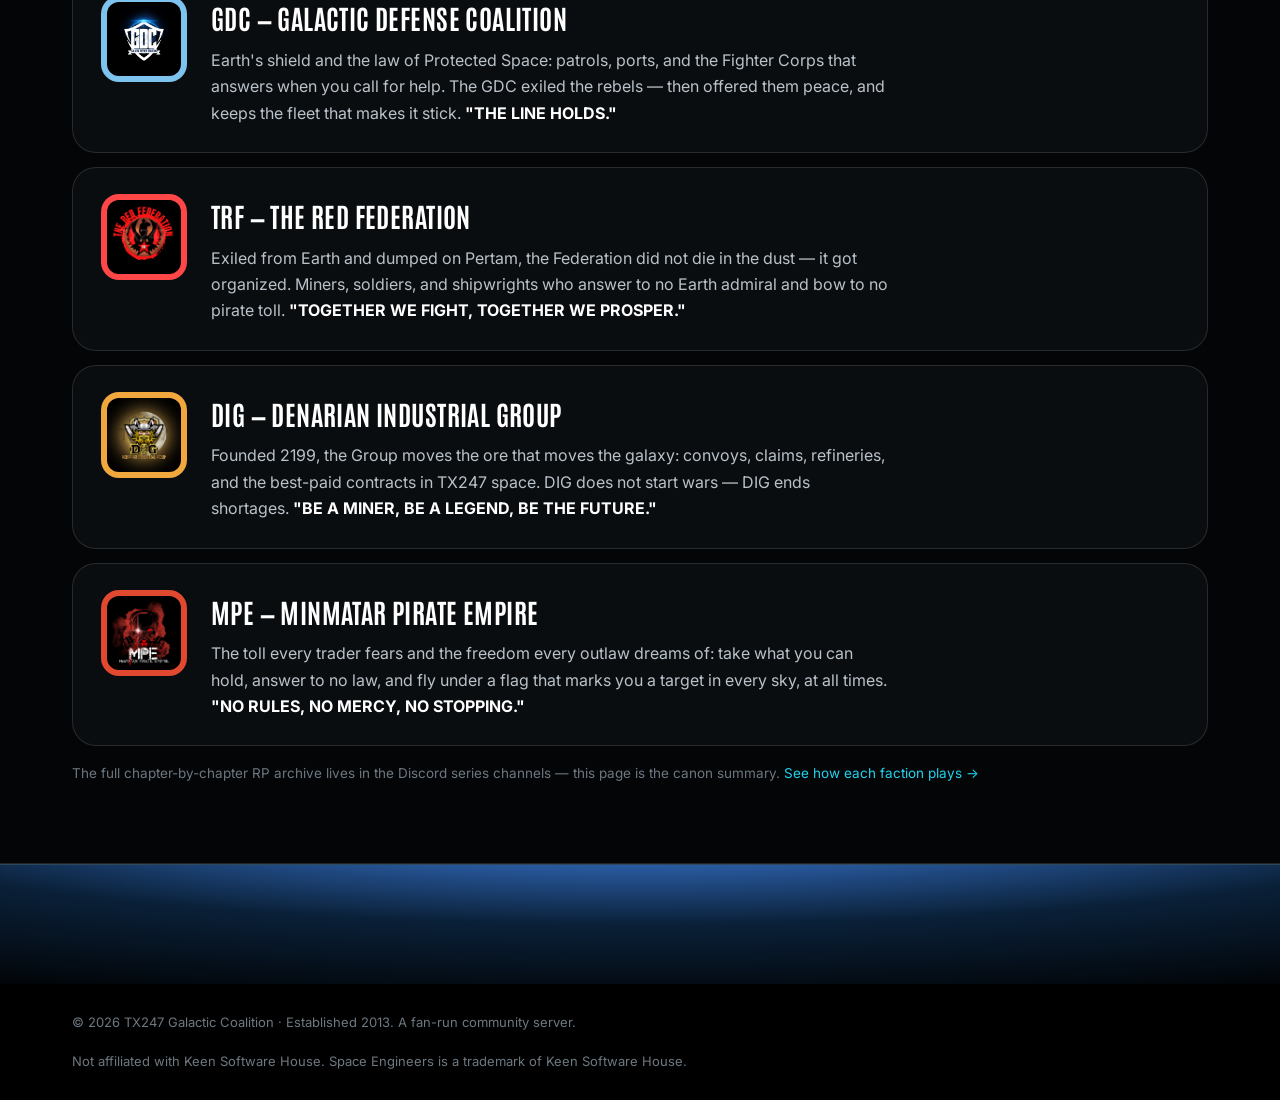
<file: lore.html>
<!DOCTYPE html>
<html lang="en">
<head>
<meta charset="UTF-8">
<meta name="viewport" content="width=device-width, initial-scale=1.0">
<title>Lore — TX247 Galactic Coalition</title>
<link rel="stylesheet" href="styles.css">
<link rel="stylesheet" href="css/nav.css">
</head>
<body>

<header class="tx-nav" id="txNav">
 <div class="tx-nav-in">
  <a class="tx-brand" href="index.html"><img src="img/logo.jpg" alt="TX247 logo"><span><span class="tx-bt">TX247</span><small>Galactic Coalition</small></span></a>
  <button class="tx-burger" type="button" aria-label="Toggle menu" aria-expanded="false"><span></span><span></span><span></span></button>
  <nav class="tx-menu" aria-label="Site">
   <a class="tx-link" href="index.html">Home</a>
   <div class="tx-dd"><button class="tx-dd-btn" type="button" aria-haspopup="true" aria-expanded="false">Play <span class="tx-caret" aria-hidden="true">▾</span></button>
    <div class="tx-dd-menu">
     <a href="how-it-works.html">How It Works<small>Join, worlds, the Living Sky</small></a>
     <a href="rules.html">Rules<small>PvP law, economy, conduct</small></a>
     <a href="briefing/">Briefing<small>Comms audio terminal</small></a>
    </div></div>
   <div class="tx-dd"><button class="tx-dd-btn grp-on" type="button" aria-haspopup="true" aria-expanded="false">World <span class="tx-caret" aria-hidden="true">▾</span></button>
    <div class="tx-dd-menu">
     <a href="factions.html">Factions<small>The four powers</small></a>
     <a href="ships.html">Ships<small>Supporter commissions</small></a>
     <a class="on" aria-current="page" href="lore.html">Lore<small>The story so far</small></a>
    </div></div>
   <div class="tx-dd"><button class="tx-dd-btn" type="button" aria-haspopup="true" aria-expanded="false">Boards <span class="tx-caret" aria-hidden="true">▾</span></button>
    <div class="tx-dd-menu">
     <a href="bounties.html">Wanted Board<small>Who the Coalition hunts</small></a>
     <a href="roster.html">Crew Roster<small>Linked members · staff</small></a>
    </div></div>
   <div class="tx-dd"><button class="tx-dd-btn" type="button" aria-haspopup="true" aria-expanded="false">Support <span class="tx-caret" aria-hidden="true">▾</span></button>
    <div class="tx-dd-menu">
     <a href="shop.html">Support Packs<small>Space Credits, thank-you gifts</small></a>
     <a href="sponsor.html">Sponsor<small>Membership, from $9.99/mo</small></a>
     <a href="account.html">Your Account<small>Rank, faction, tier</small></a>
    </div></div>
   <span class="tx-actions">
    <a class="tx-btn discord-login" href="how-it-works.html#website-accounts">Login with Discord</a>
    <a class="tx-btn tx-btn-join" href="https://discord.gg/t7ATgXxg2k">Join Discord</a>
   </span>
  </nav>
 </div>
 <noscript><style>.tx-menu{display:flex!important}.tx-dd-menu{position:static;opacity:1;visibility:visible;transform:none;box-shadow:none;display:block}.tx-burger{display:none!important}</style></noscript>
</header>

<div class="pagehero"><div class="wrap">
  <div class="kickerline">The Lore</div>
  <h1>The story so far</h1>
  <p>Every faction on TX247 has a history — written in our Discord RP series. This is the war you're enlisting in.</p>
</div></div>

<section><div class="wrap">
  <div class="chapter c-trf"><div class="no">I</div><div><h3>The Exile</h3><p>Earth's rebels, exiled by the GDC to the hard rock of <b>Pertam</b> and left to disappear. Instead they built <b>The Red Federation</b> — and swore to fly home and take Earth back.</p></div></div>
  <div class="chapter c-dig"><div class="no">II</div><div><h3>The Uranium Kings</h3><p>Founded in <b>2199</b>, the <b>Denarian Industrial Group</b> bought the wreckage of the 2201 ore crash for pennies — and woke up owning <b>over half the galaxy's uranium</b>. Every reactor in the sector burns DIG fuel.</p></div></div>
  <div class="chapter c-gdc"><div class="no">III</div><div><h3>The Satreus Front</h3><p>The <b>GDC</b> came to build, allied with DIG — and collided with the TRF splinter on <b>Satreus</b>. The Coalition won, drove the Federation out, then did the unthinkable on Pertam: proposed a <b>truce</b>, and withdrew.</p></div></div>
  <div class="chapter c-mpe"><div class="no">IV</div><div><h3>The Pirate Shadow</h3><p>Into the vacuum sailed the <b>Minmatar Pirate Empire</b> — mercenaries and outcasts under no truce at all. The empires signed their peace. The pirates never did.</p></div></div>
  <div class="chapter c-gold"><div class="no">V</div><div><h3>The New Dawn — Season 1</h3><p>The shipyards are lit, the hangars are open, and all four powers are recruiting. <b>Season 1 begins with you.</b> Faction loyalty is permanent — choose like it matters.</p></div></div>
</div></section>

<section class="alt"><div class="wrap">
  <div class="sec-head">
    <div class="kickerline">The Four Powers</div>
    <h2>Where each flag comes from</h2>
  </div>
  <div class="chapter c-gdc"><div class="no logo"><img src="img/gdc.jpg" alt="GDC — Galactic Defense Coalition emblem"></div><div><h3>GDC — Galactic Defense Coalition</h3><p>Earth's shield and the law of Protected Space: patrols, ports, and the Fighter Corps that answers when you call for help. The GDC exiled the rebels — then offered them peace, and keeps the fleet that makes it stick. <b>"THE LINE HOLDS."</b></p></div></div>
  <div class="chapter c-trf"><div class="no logo"><img src="img/trf.png" alt="TRF — The Red Federation emblem"></div><div><h3>TRF — The Red Federation</h3><p>Exiled from Earth and dumped on Pertam, the Federation did not die in the dust — it got organized. Miners, soldiers, and shipwrights who answer to no Earth admiral and bow to no pirate toll. <b>"TOGETHER WE FIGHT, TOGETHER WE PROSPER."</b></p></div></div>
  <div class="chapter c-dig"><div class="no logo"><img src="img/dig.png" alt="DIG — Denarian Industrial Group emblem"></div><div><h3>DIG — Denarian Industrial Group</h3><p>Founded 2199, the Group moves the ore that moves the galaxy: convoys, claims, refineries, and the best-paid contracts in TX247 space. DIG does not start wars — DIG ends shortages. <b>"BE A MINER, BE A LEGEND, BE THE FUTURE."</b></p></div></div>
  <div class="chapter c-mpe"><div class="no logo"><img src="img/mpe.png" alt="MPE — Minmatar Pirate Empire emblem"></div><div><h3>MPE — Minmatar Pirate Empire</h3><p>The toll every trader fears and the freedom every outlaw dreams of: take what you can hold, answer to no law, and fly under a flag that marks you a target in every sky, at all times. <b>"NO RULES, NO MERCY, NO STOPPING."</b></p></div></div>
  <p class="note">The full chapter-by-chapter RP archive lives in the Discord series channels — this page is the canon summary. <a href="factions.html">See how each faction plays →</a></p>
</div></section>

<div class="earthband"></div>
<footer><div class="wrap foot">
  <div>© 2026 TX247 Galactic Coalition · Established 2013. A fan-run community server.</div>
  <div>Not affiliated with Keen Software House. Space Engineers is a trademark of Keen Software House.</div>
</div></footer>
<script src="js/auth-config.js"></script>
<script src="js/auth.js"></script>
<script src="js/site.js"></script>
</body>
</html>
</file>
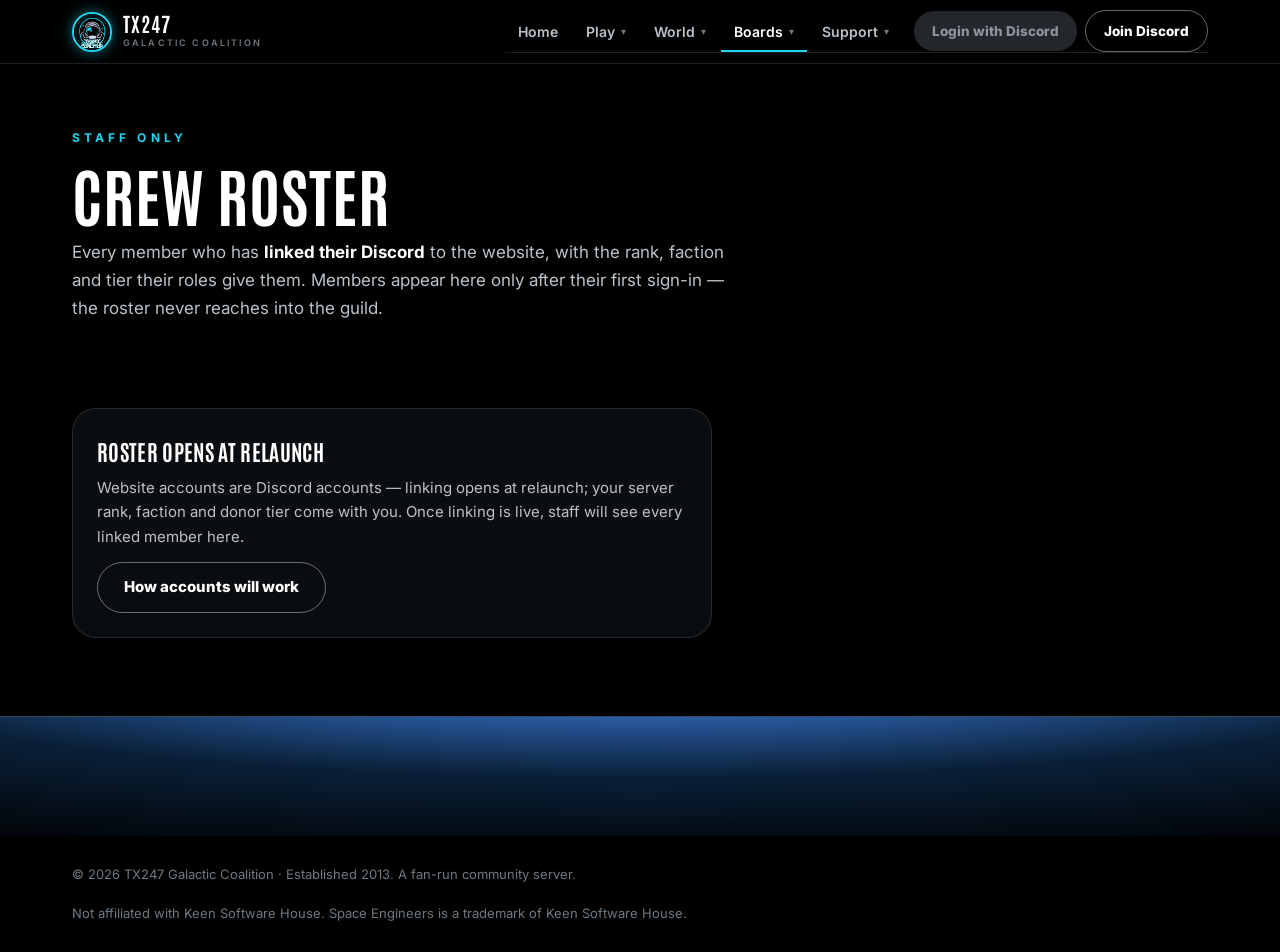
<file: roster.html>
<!DOCTYPE html>
<html lang="en">
<head>
<meta charset="UTF-8">
<meta name="viewport" content="width=device-width, initial-scale=1.0">
<title>Crew Roster — TX247 Galactic Coalition</title>
<link rel="stylesheet" href="styles.css">
<link rel="stylesheet" href="css/nav.css">
<style>
  .rtable{width:100%;border-collapse:collapse;background:var(--panel);border:1px solid var(--line);border-radius:18px;overflow:hidden}
  .rtable th{font-family:'Antonio',sans-serif;text-transform:uppercase;letter-spacing:.08em;font-size:14px;text-align:left;padding:14px 16px;border-bottom:1px solid var(--line);color:var(--cyan)}
  .rtable td{padding:12px 16px;border-bottom:1px solid rgba(255,255,255,.05);color:var(--dim);font-size:14.5px;vertical-align:middle}
  .rtable tr:last-child td{border-bottom:0}
  .rtable .who{display:flex;align-items:center;gap:12px;color:#fff;font-weight:700}
  .rtable .who img{width:36px;height:36px;border-radius:50%;object-fit:cover;border:1.5px solid var(--cyan)}
  .statebox{max-width:640px}
</style>
</head>
<body>

<header class="tx-nav" id="txNav">
 <div class="tx-nav-in">
  <a class="tx-brand" href="index.html"><img src="img/logo.jpg" alt="TX247 logo"><span><span class="tx-bt">TX247</span><small>Galactic Coalition</small></span></a>
  <button class="tx-burger" type="button" aria-label="Toggle menu" aria-expanded="false"><span></span><span></span><span></span></button>
  <nav class="tx-menu" aria-label="Site">
   <a class="tx-link" href="index.html">Home</a>
   <div class="tx-dd"><button class="tx-dd-btn" type="button" aria-haspopup="true" aria-expanded="false">Play <span class="tx-caret" aria-hidden="true">▾</span></button>
    <div class="tx-dd-menu">
     <a href="how-it-works.html">How It Works<small>Join, worlds, the Living Sky</small></a>
     <a href="rules.html">Rules<small>PvP law, economy, conduct</small></a>
     <a href="briefing/">Briefing<small>Comms audio terminal</small></a>
    </div></div>
   <div class="tx-dd"><button class="tx-dd-btn" type="button" aria-haspopup="true" aria-expanded="false">World <span class="tx-caret" aria-hidden="true">▾</span></button>
    <div class="tx-dd-menu">
     <a href="factions.html">Factions<small>The four powers</small></a>
     <a href="ships.html">Ships<small>Supporter commissions</small></a>
     <a href="lore.html">Lore<small>The story so far</small></a>
    </div></div>
   <div class="tx-dd"><button class="tx-dd-btn grp-on" type="button" aria-haspopup="true" aria-expanded="false">Boards <span class="tx-caret" aria-hidden="true">▾</span></button>
    <div class="tx-dd-menu">
     <a href="bounties.html">Wanted Board<small>Who the Coalition hunts</small></a>
     <a class="on" aria-current="page" href="roster.html">Crew Roster<small>Linked members · staff</small></a>
    </div></div>
   <div class="tx-dd"><button class="tx-dd-btn" type="button" aria-haspopup="true" aria-expanded="false">Support <span class="tx-caret" aria-hidden="true">▾</span></button>
    <div class="tx-dd-menu">
     <a href="shop.html">Support Packs<small>Space Credits, thank-you gifts</small></a>
     <a href="sponsor.html">Sponsor<small>Membership, from $9.99/mo</small></a>
     <a href="account.html">Your Account<small>Rank, faction, tier</small></a>
    </div></div>
   <span class="tx-actions">
    <a class="tx-btn discord-login" href="how-it-works.html#website-accounts">Login with Discord</a>
    <a class="tx-btn tx-btn-join" href="https://discord.gg/t7ATgXxg2k">Join Discord</a>
   </span>
  </nav>
 </div>
 <noscript><style>.tx-menu{display:flex!important}.tx-dd-menu{position:static;opacity:1;visibility:visible;transform:none;box-shadow:none;display:block}.tx-burger{display:none!important}</style></noscript>
</header>

<div class="pagehero"><div class="wrap">
  <div class="kickerline">Staff Only</div>
  <h1>Crew roster</h1>
  <p>Every member who has <b>linked their Discord</b> to the website, with the rank, faction and tier their roles give them. Members appear here only after their first sign-in — the roster never reaches into the guild.</p>
</div></div>

<section><div class="wrap">

  <div id="roster-loading" class="statebox">
    <div class="step"><h3>Loading the manifest…</h3><p>Checking your staff clearance with the account service.</p></div>
  </div>

  <div id="roster-inactive" class="statebox" style="display:none">
    <div class="step"><h3>Roster opens at relaunch</h3><p>Website accounts are Discord accounts — linking opens at relaunch; your server rank, faction and donor tier come with you. Once linking is live, staff will see every linked member here.</p><p style="margin-top:12px"><a class="btn ghost" href="how-it-works.html#website-accounts">How accounts will work</a></p></div>
  </div>

  <div id="roster-out" class="statebox" style="display:none">
    <div class="step"><h3>Sign in first</h3><p>The roster is staff-only, and staff are known by their Discord roles. Sign in so the service can check yours.</p><p style="margin-top:14px"><a class="btn discord-login" href="how-it-works.html#website-accounts">Login with Discord</a></p></div>
  </div>

  <div id="roster-denied" class="statebox" style="display:none">
    <div class="step"><h3>Staff only</h3><p>You're signed in — but your Discord roles don't carry a staff role (Owner / Admin / Moderator class), so the manifest stays closed. If that looks wrong, check your roles in the TX247 Discord and sign in again.</p><p style="margin-top:14px"><a class="btn ghost" href="account.html">Back to your account</a></p></div>
  </div>

  <div id="roster-error" class="statebox" style="display:none">
    <div class="step"><h3>The roster wouldn't load</h3><p id="roster-error-msg">Something went wrong.</p></div>
  </div>

  <div id="roster-wrap" style="display:none">
    <table class="rtable">
      <thead><tr>
        <th>Member</th><th>Rank</th><th>Faction</th><th>Donor tier</th><th>Sponsor</th><th>Staff</th><th>Linked</th>
      </tr></thead>
      <tbody id="roster-body"></tbody>
    </table>
    <p class="note" id="roster-count" style="margin-top:14px"></p>
  </div>

  <noscript><p class="note" style="margin-top:18px">The roster needs JavaScript — it is loaded live from the account service.</p></noscript>
</div></section>

<div class="earthband"></div>
<footer><div class="wrap foot">
  <div>© 2026 TX247 Galactic Coalition · Established 2013. A fan-run community server.</div>
  <div>Not affiliated with Keen Software House. Space Engineers is a trademark of Keen Software House.</div>
</div></footer>

<script src="js/auth-config.js"></script>
<script src="js/auth.js"></script>
<script src="js/site.js"></script>
<script>
(function () {
  "use strict";
  var cfg = window.TX247_AUTH || {};
  var PANELS = ["loading", "inactive", "out", "denied", "error", "wrap"];

  function show(id) {
    PANELS.forEach(function (p) {
      var el = document.getElementById("roster-" + p);
      if (el) el.style.display = p === id ? "" : "none";
    });
  }
  function fail(msg) {
    document.getElementById("roster-error-msg").textContent = msg;
    show("error");
  }
  function cell(text) {
    var td = document.createElement("td");
    td.textContent = text;
    return td;
  }

  if (!cfg.clientId || !cfg.apiBase) {
    show("inactive");
    return;
  }
  var api = cfg.apiBase.replace(/\/+$/, "");

  fetch(api + "/api/roster", { credentials: "include" })
    .then(function (r) {
      if (r.status === 401) {
        show("out");
        return null;
      }
      if (r.status === 403) {
        show("denied");
        return null;
      }
      if (!r.ok) throw new Error("The account service returned " + r.status + ".");
      return r.json();
    })
    .then(function (data) {
      if (!data) return;
      var body = document.getElementById("roster-body");
      body.innerHTML = "";
      var members = data.members || [];
      if (!members.length) {
        var tr = document.createElement("tr");
        var td = cell("No linked members yet — the manifest fills as the crew signs in.");
        td.colSpan = 7;
        tr.appendChild(td);
        body.appendChild(tr);
      }
      members.forEach(function (m) {
        var tr = document.createElement("tr");

        var who = document.createElement("td");
        var wrap = document.createElement("span");
        wrap.className = "who";
        if (m.avatarUrl) {
          var img = document.createElement("img");
          img.src = m.avatarUrl;
          img.alt = "";
          wrap.appendChild(img);
        }
        var name = document.createElement("span");
        name.textContent = m.username || m.id;
        wrap.appendChild(name);
        who.appendChild(wrap);
        tr.appendChild(who);

        tr.appendChild(cell(m.rank ? m.rank.name : "—"));
        tr.appendChild(cell(m.faction || "—"));
        tr.appendChild(cell(m.donorTier || "—"));
        tr.appendChild(cell(m.sponsor ? "Sponsor" : "—"));
        tr.appendChild(cell(m.staff ? (m.staffRoles || []).join(", ") || "Staff" : "—"));
        tr.appendChild(cell(m.linkedAt ? new Date(m.linkedAt).toLocaleDateString() : "—"));
        body.appendChild(tr);
      });
      document.getElementById("roster-count").textContent =
        members.length + (members.length === 1 ? " linked member" : " linked members") +
        " · roles as of each member's last sign-in.";
      show("wrap");
    })
    .catch(function (e) {
      fail(e.message || "Could not reach the account service.");
    });
})();
</script>
</body>
</html>
</file>
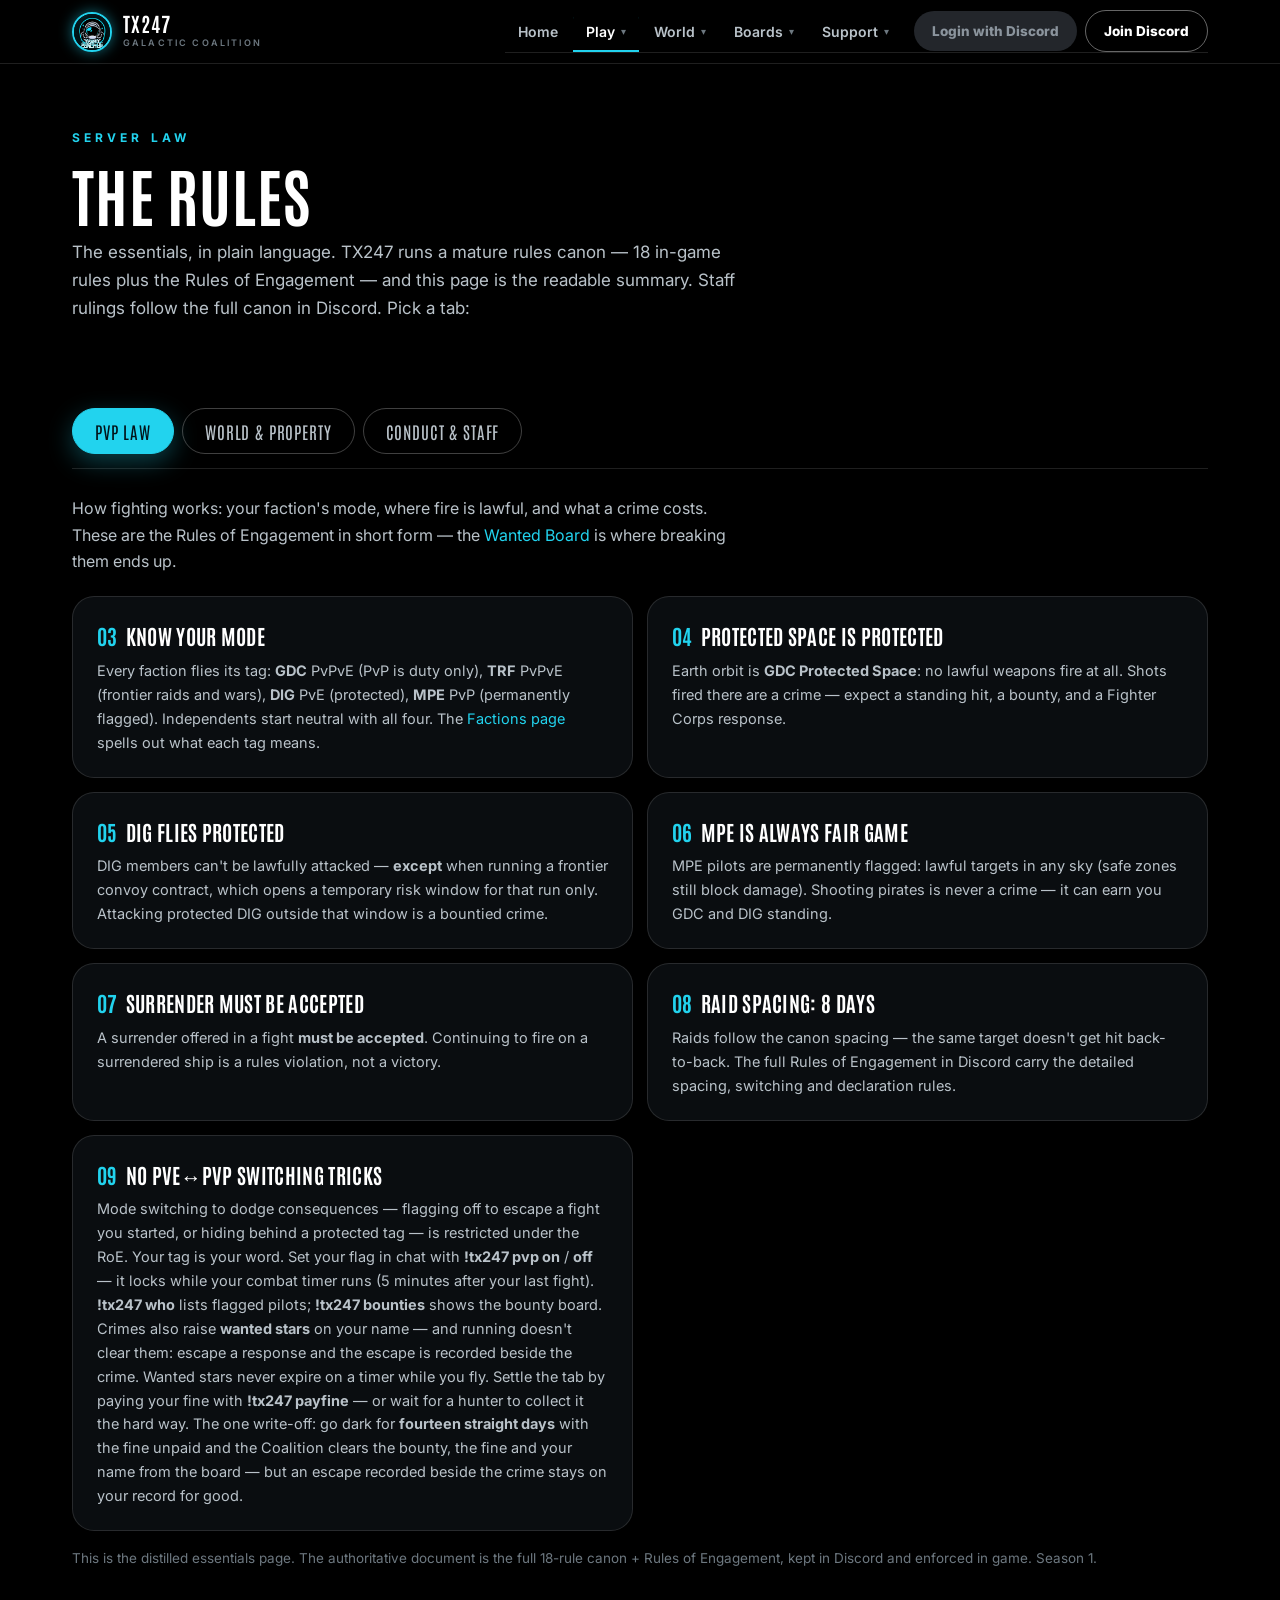
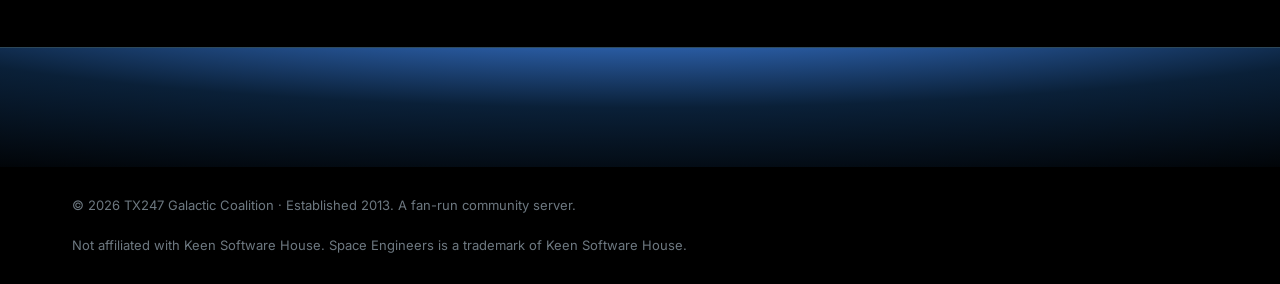
<file: rules.html>
<!DOCTYPE html>
<html lang="en">
<head>
<meta charset="UTF-8">
<meta name="viewport" content="width=device-width, initial-scale=1.0">
<title>Rules — TX247 Galactic Coalition</title>
<link rel="stylesheet" href="styles.css">
<link rel="stylesheet" href="css/nav.css">
</head>
<body>

<header class="tx-nav" id="txNav">
 <div class="tx-nav-in">
  <a class="tx-brand" href="index.html"><img src="img/logo.jpg" alt="TX247 logo"><span><span class="tx-bt">TX247</span><small>Galactic Coalition</small></span></a>
  <button class="tx-burger" type="button" aria-label="Toggle menu" aria-expanded="false"><span></span><span></span><span></span></button>
  <nav class="tx-menu" aria-label="Site">
   <a class="tx-link" href="index.html">Home</a>
   <div class="tx-dd"><button class="tx-dd-btn grp-on" type="button" aria-haspopup="true" aria-expanded="false">Play <span class="tx-caret" aria-hidden="true">▾</span></button>
    <div class="tx-dd-menu">
     <a href="how-it-works.html">How It Works<small>Join, worlds, the Living Sky</small></a>
     <a class="on" aria-current="page" href="rules.html">Rules<small>PvP law, economy, conduct</small></a>
     <a href="briefing/">Briefing<small>Comms audio terminal</small></a>
    </div></div>
   <div class="tx-dd"><button class="tx-dd-btn" type="button" aria-haspopup="true" aria-expanded="false">World <span class="tx-caret" aria-hidden="true">▾</span></button>
    <div class="tx-dd-menu">
     <a href="factions.html">Factions<small>The four powers</small></a>
     <a href="ships.html">Ships<small>Supporter commissions</small></a>
     <a href="lore.html">Lore<small>The story so far</small></a>
    </div></div>
   <div class="tx-dd"><button class="tx-dd-btn" type="button" aria-haspopup="true" aria-expanded="false">Boards <span class="tx-caret" aria-hidden="true">▾</span></button>
    <div class="tx-dd-menu">
     <a href="bounties.html">Wanted Board<small>Who the Coalition hunts</small></a>
     <a href="roster.html">Crew Roster<small>Linked members · staff</small></a>
    </div></div>
   <div class="tx-dd"><button class="tx-dd-btn" type="button" aria-haspopup="true" aria-expanded="false">Support <span class="tx-caret" aria-hidden="true">▾</span></button>
    <div class="tx-dd-menu">
     <a href="shop.html">Support Packs<small>Space Credits, thank-you gifts</small></a>
     <a href="sponsor.html">Sponsor<small>Membership, from $9.99/mo</small></a>
     <a href="account.html">Your Account<small>Rank, faction, tier</small></a>
    </div></div>
   <span class="tx-actions">
    <a class="tx-btn discord-login" href="how-it-works.html#website-accounts">Login with Discord</a>
    <a class="tx-btn tx-btn-join" href="https://discord.gg/t7ATgXxg2k">Join Discord</a>
   </span>
  </nav>
 </div>
 <noscript><style>.tx-menu{display:flex!important}.tx-dd-menu{position:static;opacity:1;visibility:visible;transform:none;box-shadow:none;display:block}.tx-burger{display:none!important}</style></noscript>
</header>

<div class="pagehero"><div class="wrap">
  <div class="kickerline">Server Law</div>
  <h1>The rules</h1>
  <p>The essentials, in plain language. TX247 runs a mature rules canon — 18 in-game rules plus the Rules of Engagement — and this page is the readable summary. Staff rulings follow the full canon in Discord. Pick a tab:</p>
</div></div>

<section><div class="wrap">
 <div data-tabs>
  <div class="tab-bar" role="tablist" aria-label="Rule categories">
    <button class="tab-btn on" type="button" role="tab" id="tabbtn-pvp" aria-controls="tab-pvp" aria-selected="true" data-tab="tab-pvp">PvP Law</button>
    <button class="tab-btn" type="button" role="tab" id="tabbtn-world" aria-controls="tab-world" aria-selected="false" tabindex="-1" data-tab="tab-world">World &amp; Property</button>
    <button class="tab-btn" type="button" role="tab" id="tabbtn-conduct" aria-controls="tab-conduct" aria-selected="false" tabindex="-1" data-tab="tab-conduct">Conduct &amp; Staff</button>
  </div>
  <noscript><style>.tab-panel{display:block!important}.tab-bar{display:none}</style></noscript>

  <div class="tab-panel on" role="tabpanel" id="tab-pvp" aria-labelledby="tabbtn-pvp">
    <p class="tab-intro">How fighting works: your faction's mode, where fire is lawful, and what a crime costs. These are the Rules of Engagement in short form — the <a href="bounties.html">Wanted Board</a> is where breaking them ends up.</p>
    <div class="rule-list">
      <div class="rule"><h3><span class="rn">03</span>Know your mode</h3><p>Every faction flies its tag: <b>GDC</b> PvPvE (PvP is duty only), <b>TRF</b> PvPvE (frontier raids and wars), <b>DIG</b> PvE (protected), <b>MPE</b> PvP (permanently flagged). Independents start neutral with all four. The <a href="factions.html">Factions page</a> spells out what each tag means.</p></div>
      <div class="rule"><h3><span class="rn">04</span>Protected Space is protected</h3><p>Earth orbit is <b>GDC Protected Space</b>: no lawful weapons fire at all. Shots fired there are a crime — expect a standing hit, a bounty, and a Fighter Corps response.</p></div>
      <div class="rule"><h3><span class="rn">05</span>DIG flies protected</h3><p>DIG members can't be lawfully attacked — <b>except</b> when running a frontier convoy contract, which opens a temporary risk window for that run only. Attacking protected DIG outside that window is a bountied crime.</p></div>
      <div class="rule"><h3><span class="rn">06</span>MPE is always fair game</h3><p>MPE pilots are permanently flagged: lawful targets in any sky (safe zones still block damage). Shooting pirates is never a crime — it can earn you GDC and DIG standing.</p></div>
      <div class="rule"><h3><span class="rn">07</span>Surrender must be accepted</h3><p>A surrender offered in a fight <b>must be accepted</b>. Continuing to fire on a surrendered ship is a rules violation, not a victory.</p></div>
      <div class="rule"><h3><span class="rn">08</span>Raid spacing: 8 days</h3><p>Raids follow the canon spacing — the same target doesn't get hit back-to-back. The full Rules of Engagement in Discord carry the detailed spacing, switching and declaration rules.</p></div>
      <div class="rule"><h3><span class="rn">09</span>No PvE↔PvP switching tricks</h3><p>Mode switching to dodge consequences — flagging off to escape a fight you started, or hiding behind a protected tag — is restricted under the RoE. Your tag is your word. Set your flag in chat with <b>!tx247 pvp on</b> / <b>off</b> — it locks while your combat timer runs (5 minutes after your last fight). <b>!tx247 who</b> lists flagged pilots; <b>!tx247 bounties</b> shows the bounty board. Crimes also raise <b>wanted stars</b> on your name — and running doesn't clear them: escape a response and the escape is recorded beside the crime. Wanted stars never expire on a timer while you fly. Settle the tab by paying your fine with <b>!tx247 payfine</b> — or wait for a hunter to collect it the hard way. The one write-off: go dark for <b>fourteen straight days</b> with the fine unpaid and the Coalition clears the bounty, the fine and your name from the board — but an escape recorded beside the crime stays on your record for good.</p></div>
    </div>
  </div>

  <div class="tab-panel" role="tabpanel" id="tab-world" aria-labelledby="tabbtn-world" hidden>
    <p class="tab-intro">Grids, salvage and deliveries — what you can build, what you can take, and what staff will (and won't) replace.</p>
    <div class="rule-list">
      <div class="rule"><h3><span class="rn">01</span>Grid cap: 130,000 PCU</h3><p>No single grid over <b>130,000 PCU</b> — the same cap as the shipyard's Flagship class. Oversized grids get removed. Store spare ships at a Services Terminal instead of parking the whole fleet in the sky.</p></div>
      <div class="rule"><h3><span class="rn">10</span>Salvage is legal</h3><p>Wrecks and derelicts are fair salvage for anyone. Claimed, owned, active grids are not — that's theft or an act of war, depending on the flag.</p></div>
      <div class="rule"><h3><span class="rn">11</span>Deliveries &amp; losses</h3><p>Staff are <b>not responsible</b> for delivered grids lost, stolen or destroyed in gameplay after delivery — except verified server-fault losses, which are restored from backup with a ticket and proof. Every commission is backed up at delivery.</p></div>
    </div>
  </div>

  <div class="tab-panel" role="tabpanel" id="tab-conduct" aria-labelledby="tabbtn-conduct" hidden>
    <p class="tab-intro">Exploits and disputes — the short version is: don't, and take it to a ticket.</p>
    <div class="rule-list">
      <div class="rule"><h3><span class="rn">02</span>Shared Inertia Tensor is banned</h3><p>No Shared Inertia Tensor on pistons/rotors/hinges, anywhere, no exceptions. It's a physics exploit and it comes off on sight.</p></div>
      <div class="rule"><h3><span class="rn">12</span>Staff word &amp; tickets</h3><p>Disputes go through tickets, not grid-side arguments. Staff rulings follow the canon; abuse of staff, exploits, and chargebacks (which void delivered goods) end in removal.</p></div>
    </div>
  </div>
 </div>

  <p class="note">This is the distilled essentials page. The authoritative document is the full 18-rule canon + Rules of Engagement, kept in Discord and enforced in game. Season 1.</p>
</div></section>

<div class="earthband"></div>
<footer><div class="wrap foot">
  <div>© 2026 TX247 Galactic Coalition · Established 2013. A fan-run community server.</div>
  <div>Not affiliated with Keen Software House. Space Engineers is a trademark of Keen Software House.</div>
</div></footer>
<script src="js/auth-config.js"></script>
<script src="js/auth.js"></script>
<script src="js/site.js"></script>
</body>
</html>
</file>
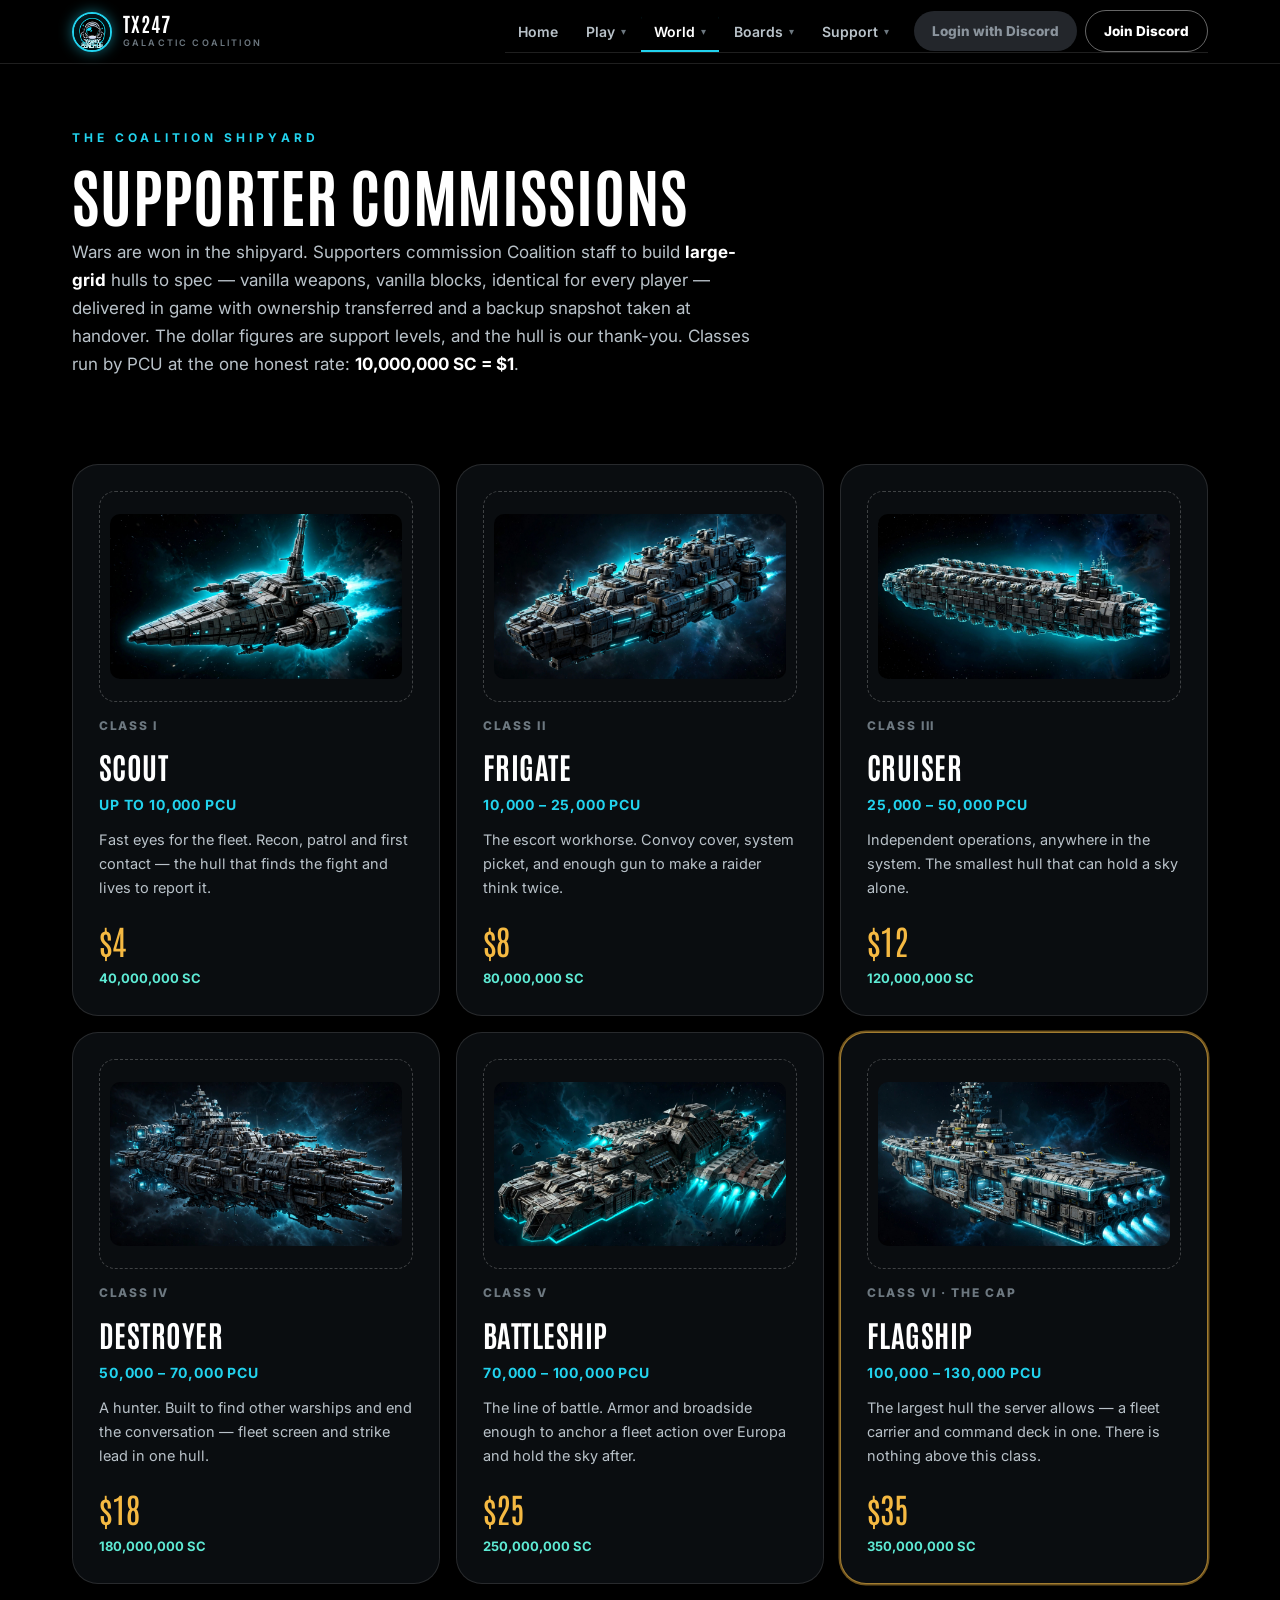
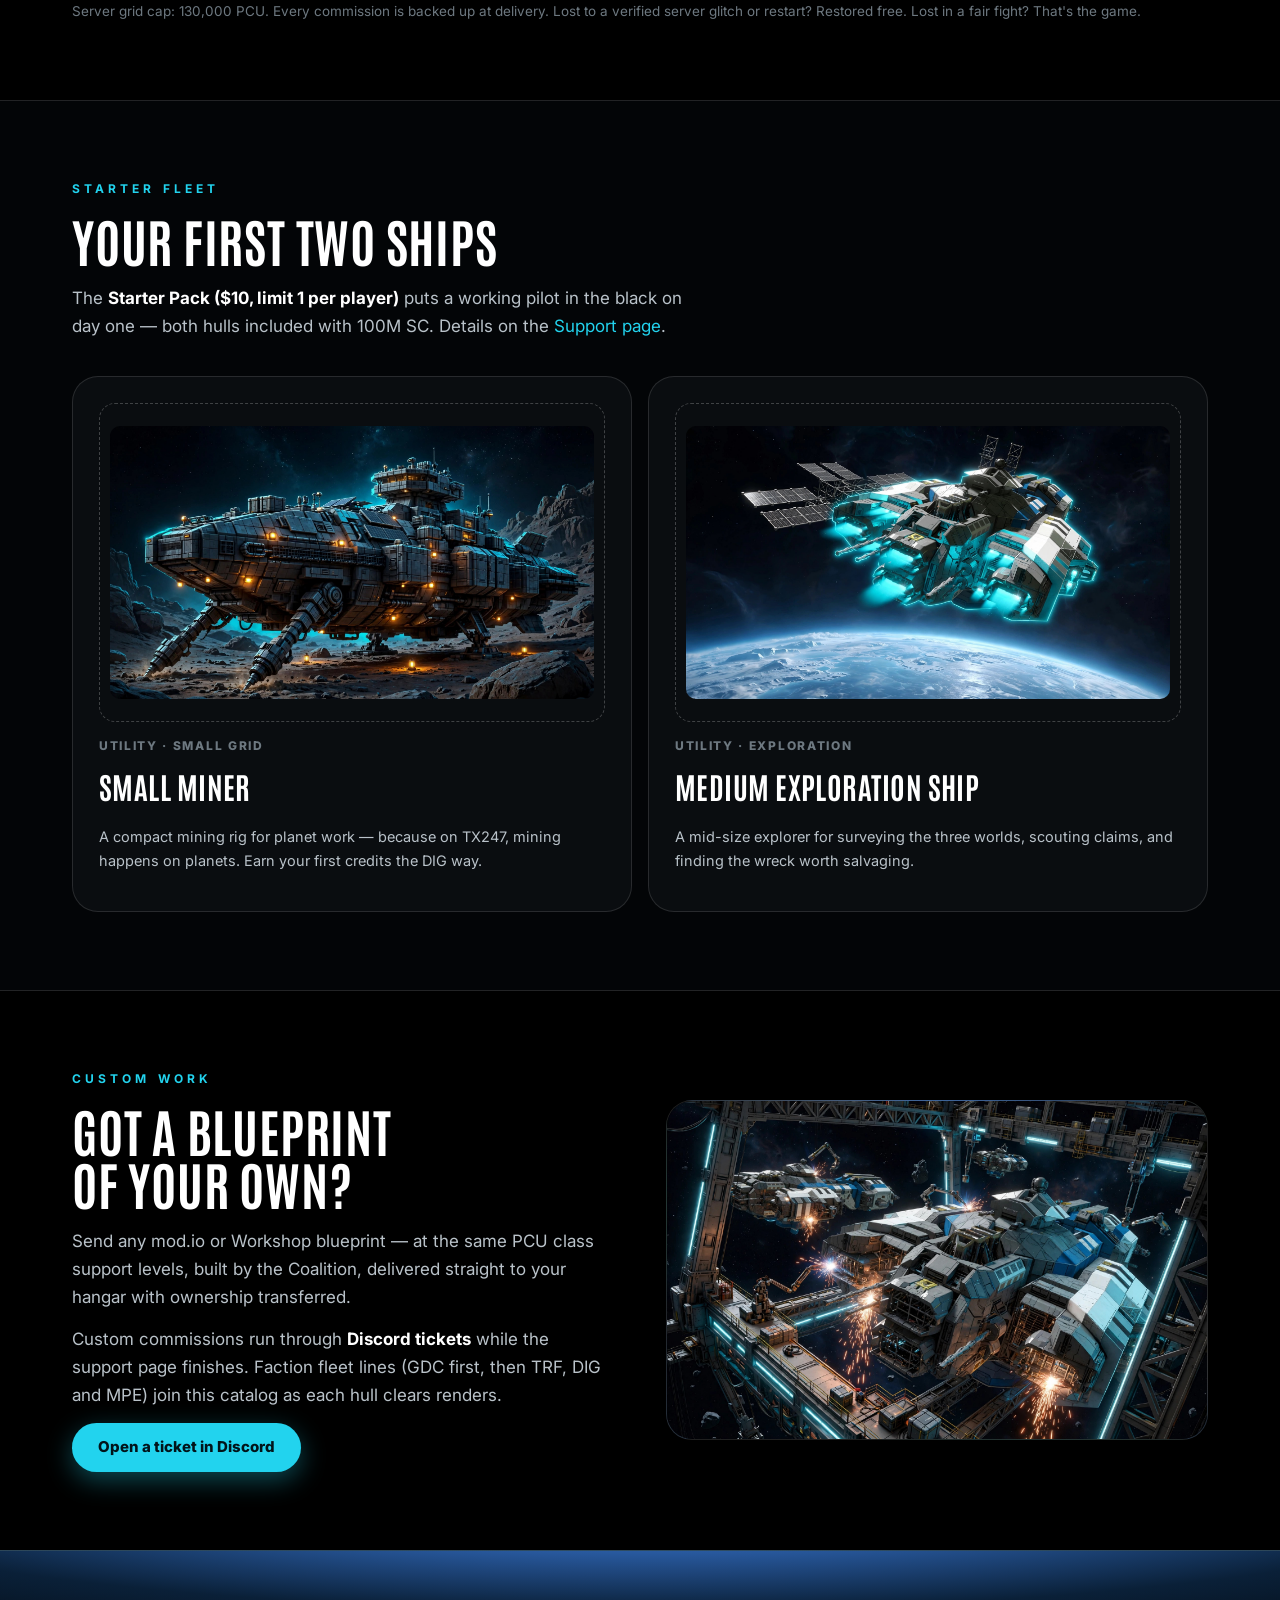
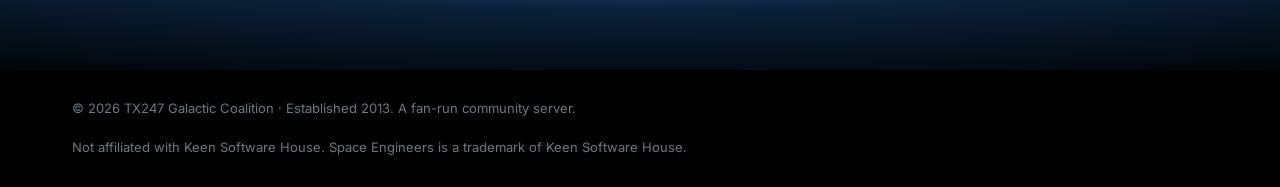
<file: ships.html>
<!DOCTYPE html>
<html lang="en">
<head>
<meta charset="UTF-8">
<meta name="viewport" content="width=device-width, initial-scale=1.0">
<title>Ships — The Coalition Shipyard · TX247</title>
<link rel="stylesheet" href="styles.css">
<link rel="stylesheet" href="css/nav.css">
</head>
<body>

<header class="tx-nav" id="txNav">
 <div class="tx-nav-in">
  <a class="tx-brand" href="index.html"><img src="img/logo.jpg" alt="TX247 logo"><span><span class="tx-bt">TX247</span><small>Galactic Coalition</small></span></a>
  <button class="tx-burger" type="button" aria-label="Toggle menu" aria-expanded="false"><span></span><span></span><span></span></button>
  <nav class="tx-menu" aria-label="Site">
   <a class="tx-link" href="index.html">Home</a>
   <div class="tx-dd"><button class="tx-dd-btn" type="button" aria-haspopup="true" aria-expanded="false">Play <span class="tx-caret" aria-hidden="true">▾</span></button>
    <div class="tx-dd-menu">
     <a href="how-it-works.html">How It Works<small>Join, worlds, the Living Sky</small></a>
     <a href="rules.html">Rules<small>PvP law, economy, conduct</small></a>
     <a href="briefing/">Briefing<small>Comms audio terminal</small></a>
    </div></div>
   <div class="tx-dd"><button class="tx-dd-btn grp-on" type="button" aria-haspopup="true" aria-expanded="false">World <span class="tx-caret" aria-hidden="true">▾</span></button>
    <div class="tx-dd-menu">
     <a href="factions.html">Factions<small>The four powers</small></a>
     <a class="on" aria-current="page" href="ships.html">Ships<small>Supporter commissions</small></a>
     <a href="lore.html">Lore<small>The story so far</small></a>
    </div></div>
   <div class="tx-dd"><button class="tx-dd-btn" type="button" aria-haspopup="true" aria-expanded="false">Boards <span class="tx-caret" aria-hidden="true">▾</span></button>
    <div class="tx-dd-menu">
     <a href="bounties.html">Wanted Board<small>Who the Coalition hunts</small></a>
     <a href="roster.html">Crew Roster<small>Linked members · staff</small></a>
    </div></div>
   <div class="tx-dd"><button class="tx-dd-btn" type="button" aria-haspopup="true" aria-expanded="false">Support <span class="tx-caret" aria-hidden="true">▾</span></button>
    <div class="tx-dd-menu">
     <a href="shop.html">Support Packs<small>Space Credits, thank-you gifts</small></a>
     <a href="sponsor.html">Sponsor<small>Membership, from $9.99/mo</small></a>
     <a href="account.html">Your Account<small>Rank, faction, tier</small></a>
    </div></div>
   <span class="tx-actions">
    <a class="tx-btn discord-login" href="how-it-works.html#website-accounts">Login with Discord</a>
    <a class="tx-btn tx-btn-join" href="https://discord.gg/t7ATgXxg2k">Join Discord</a>
   </span>
  </nav>
 </div>
 <noscript><style>.tx-menu{display:flex!important}.tx-dd-menu{position:static;opacity:1;visibility:visible;transform:none;box-shadow:none;display:block}.tx-burger{display:none!important}</style></noscript>
</header>

<div class="pagehero"><div class="wrap">
  <div class="kickerline">The Coalition Shipyard</div>
  <h1>Supporter Commissions</h1>
  <p>Wars are won in the shipyard. Supporters commission Coalition staff to build <b>large-grid</b> hulls to spec — vanilla weapons, vanilla blocks, identical for every player — delivered in game with ownership transferred and a backup snapshot taken at handover. The dollar figures are support levels, and the hull is our thank-you. Classes run by PCU at the one honest rate: <b>10,000,000 SC = $1</b>.</p>
</div></div>

<section><div class="wrap">
  <div class="spec-grid">
    <div class="spec">
      <div class="ph"><img src="img/ship-scout.jpg" alt="Scout starship"></div>
      <div class="cls">Class I</div><h3>Scout</h3><div class="pcu">Up to 10,000 PCU</div>
      <p>Fast eyes for the fleet. Recon, patrol and first contact — the hull that finds the fight and lives to report it.</p>
      <div class="price">$4<small>40,000,000 SC</small></div>
    </div>
    <div class="spec">
      <div class="ph"><img src="img/ship-frigate.jpg" alt="Escort frigate"></div>
      <div class="cls">Class II</div><h3>Frigate</h3><div class="pcu">10,000 – 25,000 PCU</div>
      <p>The escort workhorse. Convoy cover, system picket, and enough gun to make a raider think twice.</p>
      <div class="price">$8<small>80,000,000 SC</small></div>
    </div>
    <div class="spec">
      <div class="ph"><img src="img/ship-cruiser.jpg" alt="Cruiser"></div>
      <div class="cls">Class III</div><h3>Cruiser</h3><div class="pcu">25,000 – 50,000 PCU</div>
      <p>Independent operations, anywhere in the system. The smallest hull that can hold a sky alone.</p>
      <div class="price">$12<small>120,000,000 SC</small></div>
    </div>
    <div class="spec">
      <div class="ph"><img src="img/ship-destroyer.jpg" alt="Destroyer"></div>
      <div class="cls">Class IV</div><h3>Destroyer</h3><div class="pcu">50,000 – 70,000 PCU</div>
      <p>A hunter. Built to find other warships and end the conversation — fleet screen and strike lead in one hull.</p>
      <div class="price">$18<small>180,000,000 SC</small></div>
    </div>
    <div class="spec">
      <div class="ph"><img src="img/ship-battleship.jpg" alt="Battleship"></div>
      <div class="cls">Class V</div><h3>Battleship</h3><div class="pcu">70,000 – 100,000 PCU</div>
      <p>The line of battle. Armor and broadside enough to anchor a fleet action over Europa and hold the sky after.</p>
      <div class="price">$25<small>250,000,000 SC</small></div>
    </div>
    <div class="spec hot">
      <div class="ph"><img src="img/ship-flagship.jpg" alt="Flagship carrier"></div>
      <div class="cls">Class VI · The Cap</div><h3>Flagship</h3><div class="pcu">100,000 – 130,000 PCU</div>
      <p>The largest hull the server allows — a fleet carrier and command deck in one. There is nothing above this class.</p>
      <div class="price">$35<small>350,000,000 SC</small></div>
    </div>
  </div>
  <p class="note">Server grid cap: 130,000 PCU. Every commission is backed up at delivery. Lost to a verified server glitch or restart? Restored free. Lost in a fair fight? That's the game.</p>
</div></section>

<section class="alt"><div class="wrap">
  <div class="sec-head">
    <div class="kickerline">Starter Fleet</div>
    <h2>Your first two ships</h2>
    <p>The <b>Starter Pack ($10, limit 1 per player)</b> puts a working pilot in the black on day one — both hulls included with 100M SC. Details on the <a href="shop.html">Support page</a>.</p>
  </div>
  <div class="grid2">
    <div class="spec"><div class="ph"><img src="img/ship-miner.jpg" alt="Small mining ship at work on a planet surface"></div><div class="cls">Utility · Small Grid</div><h3>Small Miner</h3><p>A compact mining rig for planet work — because on TX247, mining happens on planets. Earn your first credits the DIG way.</p></div>
    <div class="spec"><div class="ph"><img src="img/ship-explorer.jpg" alt="Medium exploration ship over an icy world"></div><div class="cls">Utility · Exploration</div><h3>Medium Exploration Ship</h3><p>A mid-size explorer for surveying the three worlds, scouting claims, and finding the wreck worth salvaging.</p></div>
  </div>
</div></section>

<section><div class="wrap">
  <div class="split">
    <div>
      <div class="kickerline">Custom Work</div>
      <h2>Got a blueprint<br>of your own?</h2>
      <p>Send any mod.io or Workshop blueprint — at the same PCU class support levels, built by the Coalition, delivered straight to your hangar with ownership transferred.</p>
      <p>Custom commissions run through <b>Discord tickets</b> while the support page finishes. Faction fleet lines (GDC first, then TRF, DIG and MPE) join this catalog as each hull clears renders.</p>
      <a class="btn" href="https://discord.gg/t7ATgXxg2k">Open a ticket in Discord</a>
    </div>
    <div class="visual space"><img src="img/art-drydock.jpg" alt="Warship under construction in an orbital drydock"></div>
  </div>
</div></section>

<div class="earthband"></div>
<footer><div class="wrap foot">
  <div>© 2026 TX247 Galactic Coalition · Established 2013. A fan-run community server.</div>
  <div>Not affiliated with Keen Software House. Space Engineers is a trademark of Keen Software House.</div>
</div></footer>
<script src="js/auth-config.js"></script>
<script src="js/auth.js"></script>
<script src="js/site.js"></script>
</body>
</html>
</file>
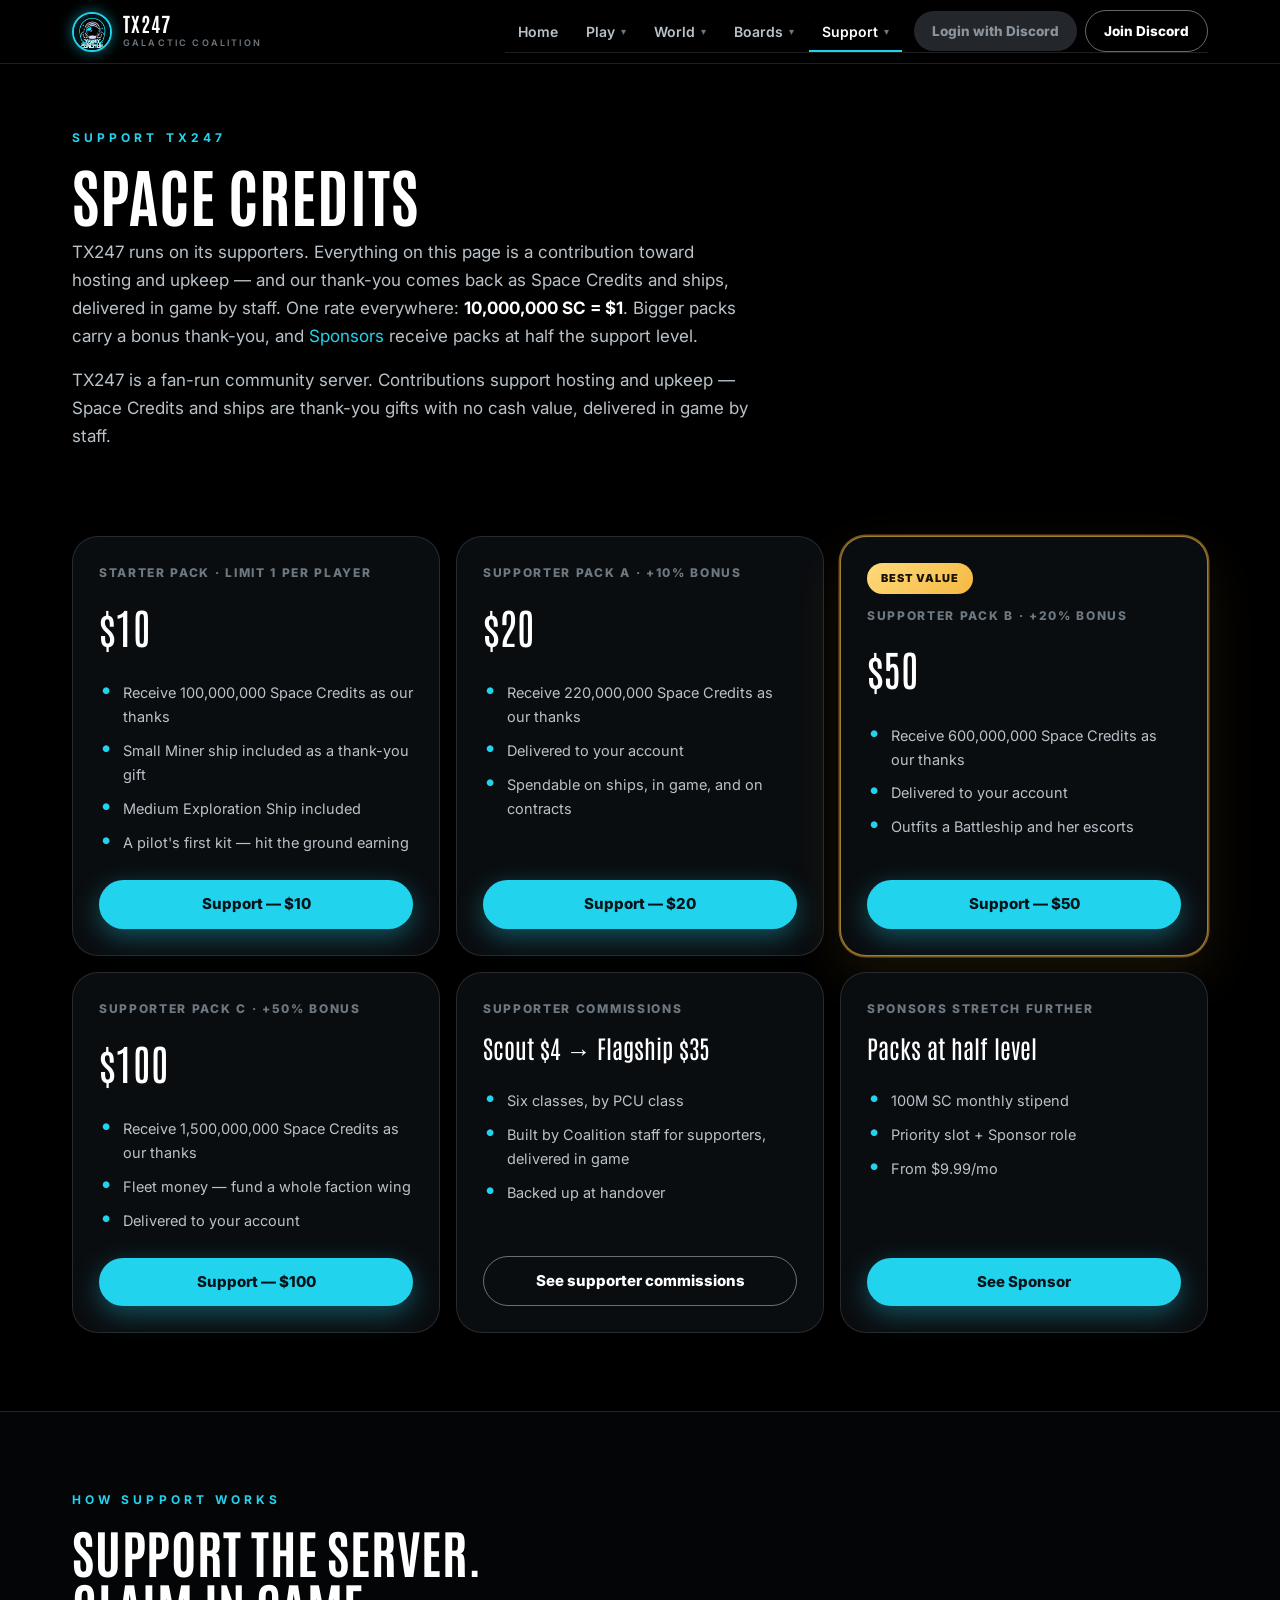
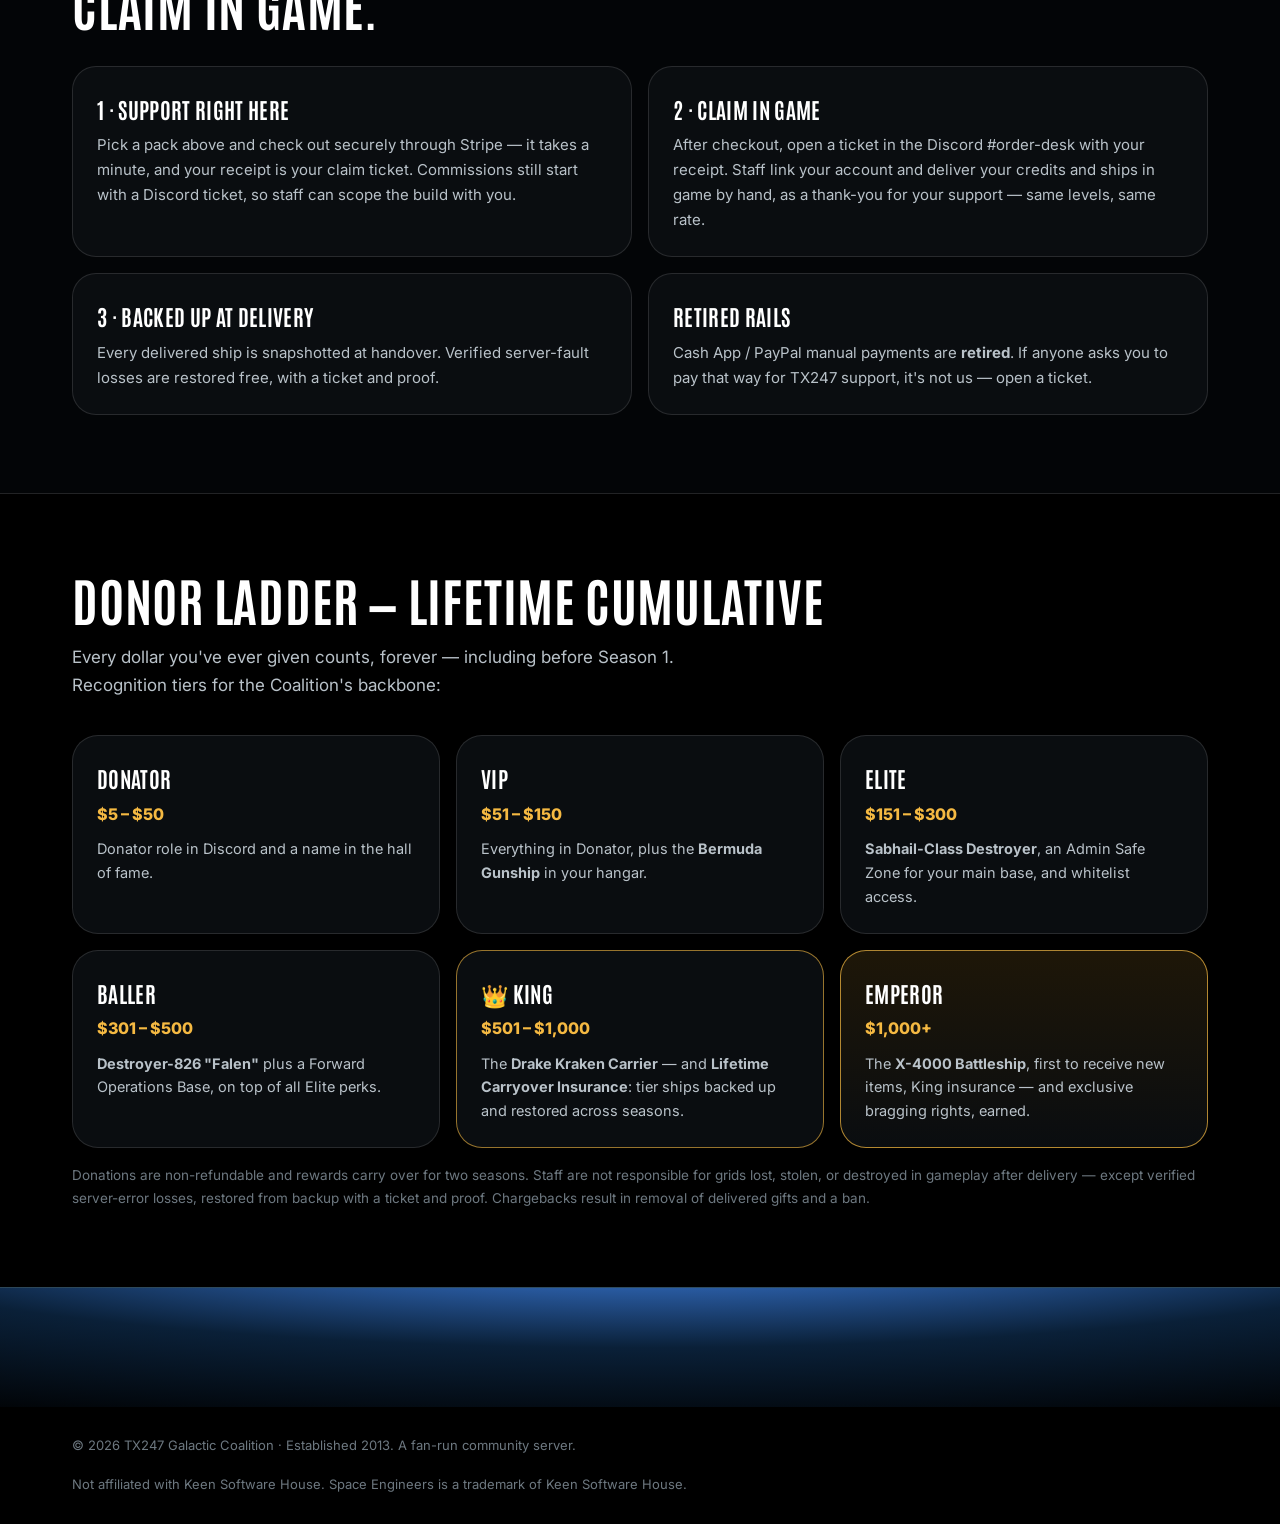
<file: shop.html>
<!DOCTYPE html>
<html lang="en">
<head>
<meta charset="UTF-8">
<meta name="viewport" content="width=device-width, initial-scale=1.0">
<title>Support — TX247 Galactic Coalition</title>
<link rel="stylesheet" href="styles.css">
<link rel="stylesheet" href="css/nav.css">
</head>
<body>

<header class="tx-nav" id="txNav">
 <div class="tx-nav-in">
  <a class="tx-brand" href="index.html"><img src="img/logo.jpg" alt="TX247 logo"><span><span class="tx-bt">TX247</span><small>Galactic Coalition</small></span></a>
  <button class="tx-burger" type="button" aria-label="Toggle menu" aria-expanded="false"><span></span><span></span><span></span></button>
  <nav class="tx-menu" aria-label="Site">
   <a class="tx-link" href="index.html">Home</a>
   <div class="tx-dd"><button class="tx-dd-btn" type="button" aria-haspopup="true" aria-expanded="false">Play <span class="tx-caret" aria-hidden="true">▾</span></button>
    <div class="tx-dd-menu">
     <a href="how-it-works.html">How It Works<small>Join, worlds, the Living Sky</small></a>
     <a href="rules.html">Rules<small>PvP law, economy, conduct</small></a>
     <a href="briefing/">Briefing<small>Comms audio terminal</small></a>
    </div></div>
   <div class="tx-dd"><button class="tx-dd-btn" type="button" aria-haspopup="true" aria-expanded="false">World <span class="tx-caret" aria-hidden="true">▾</span></button>
    <div class="tx-dd-menu">
     <a href="factions.html">Factions<small>The four powers</small></a>
     <a href="ships.html">Ships<small>Supporter commissions</small></a>
     <a href="lore.html">Lore<small>The story so far</small></a>
    </div></div>
   <div class="tx-dd"><button class="tx-dd-btn" type="button" aria-haspopup="true" aria-expanded="false">Boards <span class="tx-caret" aria-hidden="true">▾</span></button>
    <div class="tx-dd-menu">
     <a href="bounties.html">Wanted Board<small>Who the Coalition hunts</small></a>
     <a href="roster.html">Crew Roster<small>Linked members · staff</small></a>
    </div></div>
   <div class="tx-dd"><button class="tx-dd-btn grp-on" type="button" aria-haspopup="true" aria-expanded="false">Support <span class="tx-caret" aria-hidden="true">▾</span></button>
    <div class="tx-dd-menu">
     <a class="on" aria-current="page" href="shop.html">Support Packs<small>Space Credits, thank-you gifts</small></a>
     <a href="sponsor.html">Sponsor<small>Membership, from $9.99/mo</small></a>
     <a href="account.html">Your Account<small>Rank, faction, tier</small></a>
    </div></div>
   <span class="tx-actions">
    <a class="tx-btn discord-login" href="how-it-works.html#website-accounts">Login with Discord</a>
    <a class="tx-btn tx-btn-join" href="https://discord.gg/t7ATgXxg2k">Join Discord</a>
   </span>
  </nav>
 </div>
 <noscript><style>.tx-menu{display:flex!important}.tx-dd-menu{position:static;opacity:1;visibility:visible;transform:none;box-shadow:none;display:block}.tx-burger{display:none!important}</style></noscript>
</header>

<div class="pagehero"><div class="wrap">
  <div class="kickerline">Support TX247</div>
  <h1>Space Credits</h1>
  <p>TX247 runs on its supporters. Everything on this page is a contribution toward hosting and upkeep — and our thank-you comes back as Space Credits and ships, delivered in game by staff. One rate everywhere: <b>10,000,000 SC = $1</b>. Bigger packs carry a bonus thank-you, and <a href="sponsor.html">Sponsors</a> receive packs at half the support level.</p>
  <p class="note">TX247 is a fan-run community server. Contributions support hosting and upkeep — Space Credits and ships are thank-you gifts with no cash value, delivered in game by staff.</p>
</div></div>

<section><div class="wrap">
  <div class="cards">
    <div class="card">
      <div class="tier">Starter Pack · Limit 1 per player</div>
      <div class="amount">$10</div>
      <ul>
        <li>Receive 100,000,000 Space Credits as our thanks</li>
        <li>Small Miner ship included as a thank-you gift</li>
        <li>Medium Exploration Ship included</li>
        <li>A pilot's first kit — hit the ground earning</li>
      </ul>
      <a class="btn" href="https://buy.stripe.com/aFa3cwdTBgMxavL00cenS00">Support — $10</a>
    </div>
    <div class="card">
      <div class="tier">Supporter Pack A · +10% bonus</div>
      <div class="amount">$20</div>
      <ul>
        <li>Receive 220,000,000 Space Credits as our thanks</li>
        <li>Delivered to your account</li>
        <li>Spendable on ships, in game, and on contracts</li>
      </ul>
      <a class="btn" href="https://buy.stripe.com/8x2cN69Dl9k58nD9AMenS01">Support — $20</a>
    </div>
    <div class="card hot">
      <span class="badge">Best value</span>
      <div class="tier">Supporter Pack B · +20% bonus</div>
      <div class="amount">$50</div>
      <ul>
        <li>Receive 600,000,000 Space Credits as our thanks</li>
        <li>Delivered to your account</li>
        <li>Outfits a Battleship and her escorts</li>
      </ul>
      <a class="btn" href="https://buy.stripe.com/eVq28s16P3ZL9rH9AMenS02">Support — $50</a>
    </div>
  </div>
  <div class="cards" style="margin-top:16px">
    <div class="card">
      <div class="tier">Supporter Pack C · +50% bonus</div>
      <div class="amount">$100</div>
      <ul>
        <li>Receive 1,500,000,000 Space Credits as our thanks</li>
        <li>Fleet money — fund a whole faction wing</li>
        <li>Delivered to your account</li>
      </ul>
      <a class="btn" href="https://buy.stripe.com/8x27sM9DleEp9rHaEQenS03">Support — $100</a>
    </div>
    <div class="card">
      <div class="tier">Supporter Commissions</div>
      <div class="amount" style="font-size:25px">Scout $4 → Flagship $35</div>
      <ul>
        <li>Six classes, by PCU class</li>
        <li>Built by Coalition staff for supporters, delivered in game</li>
        <li>Backed up at handover</li>
      </ul>
      <a class="btn ghost" href="ships.html">See supporter commissions</a>
    </div>
    <div class="card">
      <div class="tier">Sponsors stretch further</div>
      <div class="amount" style="font-size:25px">Packs at half level</div>
      <ul>
        <li>100M SC monthly stipend</li>
        <li>Priority slot + Sponsor role</li>
        <li>From $9.99/mo</li>
      </ul>
      <a class="btn" href="sponsor.html">See Sponsor</a>
    </div>
  </div>
</div></section>

<section class="alt"><div class="wrap">
  <div class="sec-head">
    <div class="kickerline">How Support Works</div>
    <h2>Support the server.<br>Claim in game.</h2>
  </div>
  <div class="grid2">
    <div class="step"><h3>1 · Support right here</h3><p>Pick a pack above and check out securely through Stripe — it takes a minute, and your receipt is your claim ticket. Commissions still start with a Discord ticket, so staff can scope the build with you.</p></div>
    <div class="step"><h3>2 · Claim in game</h3><p>After checkout, open a ticket in the Discord #order-desk with your receipt. Staff link your account and deliver your credits and ships in game by hand, as a thank-you for your support — same levels, same rate.</p></div>
    <div class="step"><h3>3 · Backed up at delivery</h3><p>Every delivered ship is snapshotted at handover. Verified server-fault losses are restored free, with a ticket and proof.</p></div>
    <div class="step"><h3>Retired rails</h3><p>Cash App / PayPal manual payments are <b>retired</b>. If anyone asks you to pay that way for TX247 support, it's not us — open a ticket.</p></div>
  </div>
</div></section>

<section><div class="wrap">
  <div class="sec-head">
    <h2>Donor ladder — lifetime cumulative</h2>
    <p>Every dollar you've ever given counts, forever — including before Season 1. Recognition tiers for the Coalition's backbone:</p>
  </div>
  <div class="ladder">
    <div class="donor"><h3>Donator</h3><div class="range">$5 – $50</div><p>Donator role in Discord and a name in the hall of fame.</p></div>
    <div class="donor"><h3>VIP</h3><div class="range">$51 – $150</div><p>Everything in Donator, plus the <b>Bermuda Gunship</b> in your hangar.</p></div>
    <div class="donor"><h3>Elite</h3><div class="range">$151 – $300</div><p><b>Sabhail-Class Destroyer</b>, an Admin Safe Zone for your main base, and whitelist access.</p></div>
    <div class="donor"><h3>Baller</h3><div class="range">$301 – $500</div><p><b>Destroyer-826 "Falen"</b> plus a Forward Operations Base, on top of all Elite perks.</p></div>
    <div class="donor king"><h3>👑 King</h3><div class="range">$501 – $1,000</div><p>The <b>Drake Kraken Carrier</b> — and <b>Lifetime Carryover Insurance</b>: tier ships backed up and restored across seasons.</p></div>
    <div class="donor emperor"><h3>Emperor</h3><div class="range">$1,000+</div><p>The <b>X-4000 Battleship</b>, first to receive new items, King insurance — and exclusive bragging rights, earned.</p></div>
  </div>
  <p class="note">Donations are non-refundable and rewards carry over for two seasons. Staff are not responsible for grids lost, stolen, or destroyed in gameplay after delivery — except verified server-error losses, restored from backup with a ticket and proof. Chargebacks result in removal of delivered gifts and a ban.</p>
</div></section>

<div class="earthband"></div>
<footer><div class="wrap foot">
  <div>© 2026 TX247 Galactic Coalition · Established 2013. A fan-run community server.</div>
  <div>Not affiliated with Keen Software House. Space Engineers is a trademark of Keen Software House.</div>
</div></footer>
<script src="js/auth-config.js"></script>
<script src="js/auth.js"></script>
<script src="js/site.js"></script>
</body>
</html>
</file>
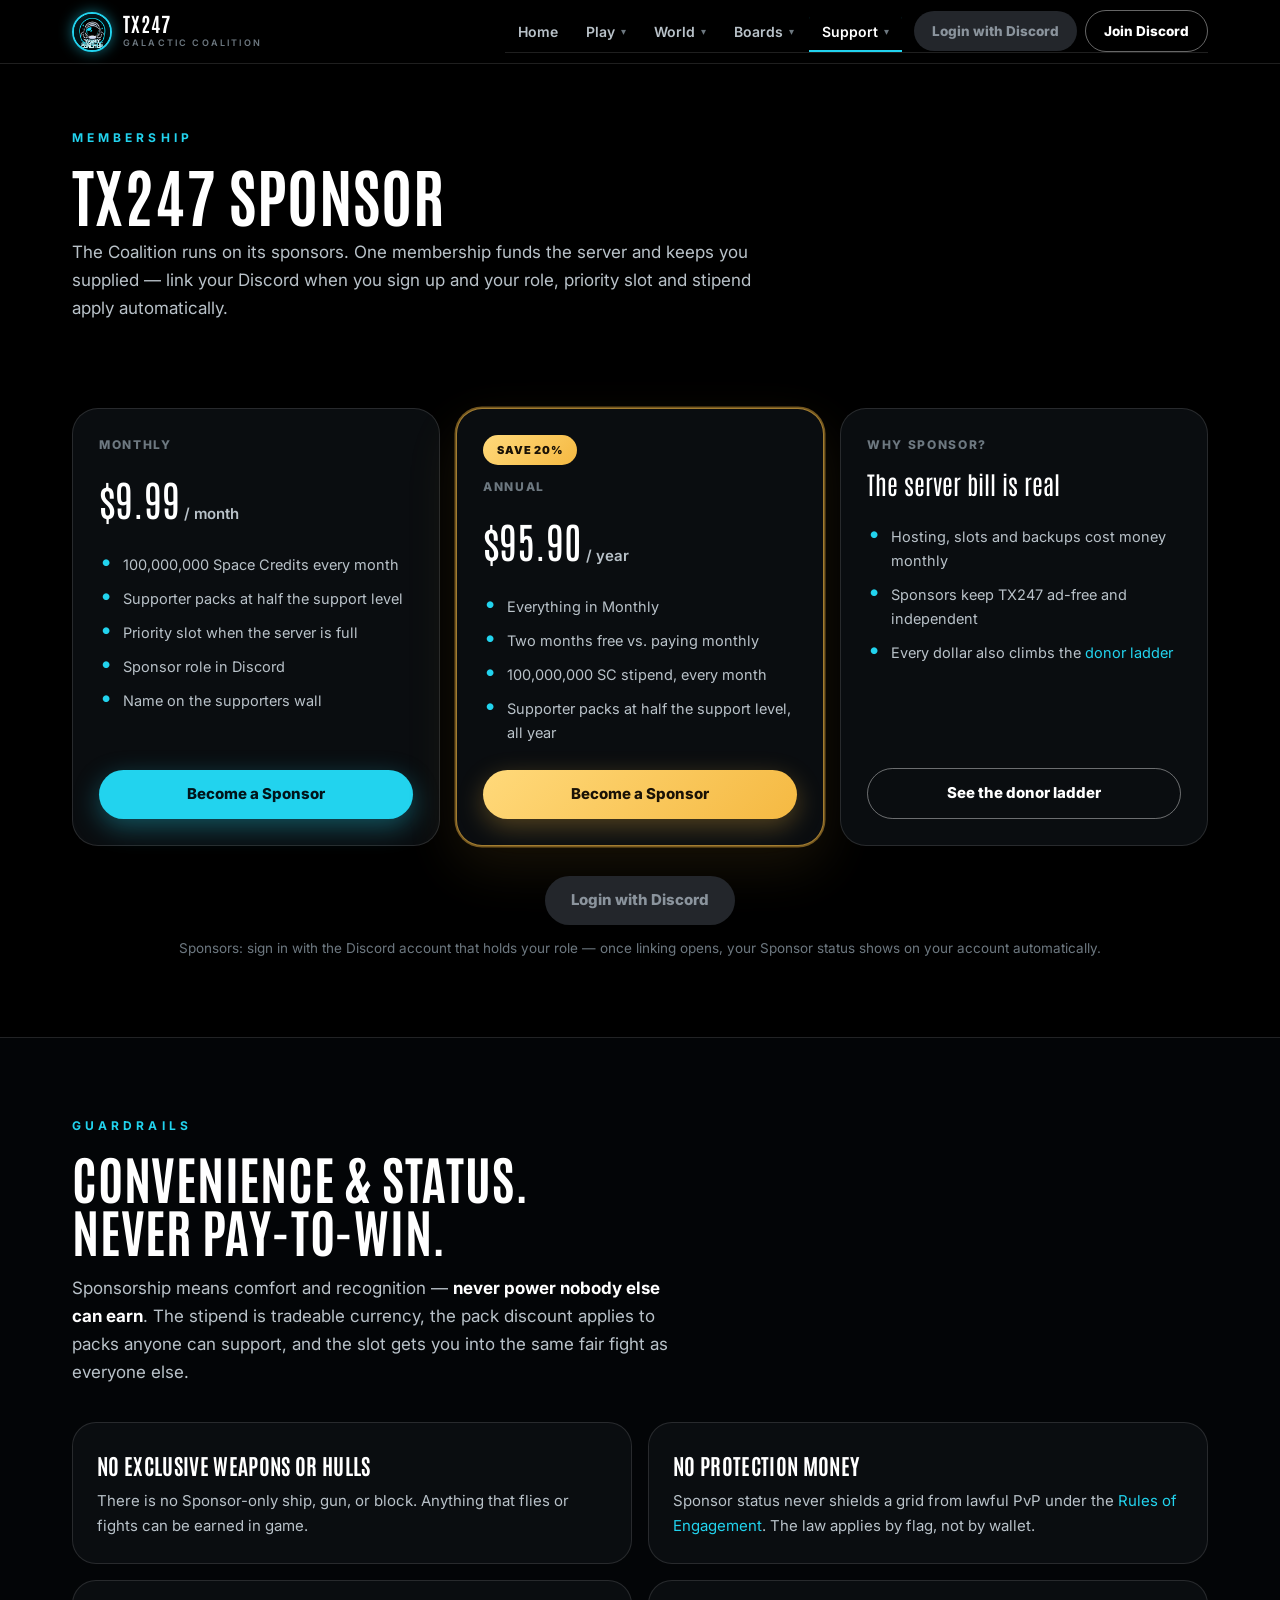
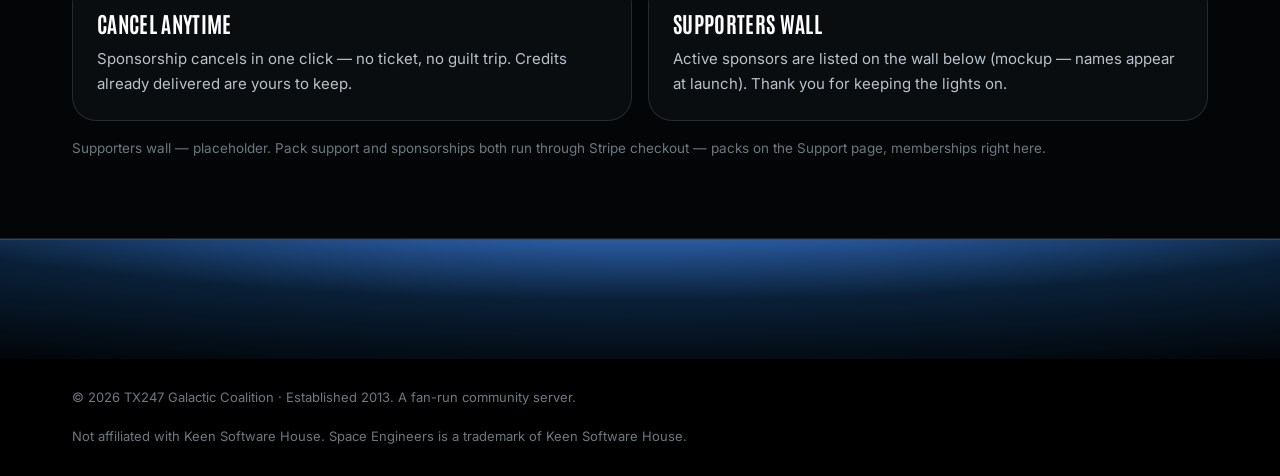
<file: sponsor.html>
<!DOCTYPE html>
<html lang="en">
<head>
<meta charset="UTF-8">
<meta name="viewport" content="width=device-width, initial-scale=1.0">
<title>Sponsor — TX247 Galactic Coalition</title>
<link rel="stylesheet" href="styles.css">
<link rel="stylesheet" href="css/nav.css">
</head>
<body>

<header class="tx-nav" id="txNav">
 <div class="tx-nav-in">
  <a class="tx-brand" href="index.html"><img src="img/logo.jpg" alt="TX247 logo"><span><span class="tx-bt">TX247</span><small>Galactic Coalition</small></span></a>
  <button class="tx-burger" type="button" aria-label="Toggle menu" aria-expanded="false"><span></span><span></span><span></span></button>
  <nav class="tx-menu" aria-label="Site">
   <a class="tx-link" href="index.html">Home</a>
   <div class="tx-dd"><button class="tx-dd-btn" type="button" aria-haspopup="true" aria-expanded="false">Play <span class="tx-caret" aria-hidden="true">▾</span></button>
    <div class="tx-dd-menu">
     <a href="how-it-works.html">How It Works<small>Join, worlds, the Living Sky</small></a>
     <a href="rules.html">Rules<small>PvP law, economy, conduct</small></a>
     <a href="briefing/">Briefing<small>Comms audio terminal</small></a>
    </div></div>
   <div class="tx-dd"><button class="tx-dd-btn" type="button" aria-haspopup="true" aria-expanded="false">World <span class="tx-caret" aria-hidden="true">▾</span></button>
    <div class="tx-dd-menu">
     <a href="factions.html">Factions<small>The four powers</small></a>
     <a href="ships.html">Ships<small>Supporter commissions</small></a>
     <a href="lore.html">Lore<small>The story so far</small></a>
    </div></div>
   <div class="tx-dd"><button class="tx-dd-btn" type="button" aria-haspopup="true" aria-expanded="false">Boards <span class="tx-caret" aria-hidden="true">▾</span></button>
    <div class="tx-dd-menu">
     <a href="bounties.html">Wanted Board<small>Who the Coalition hunts</small></a>
     <a href="roster.html">Crew Roster<small>Linked members · staff</small></a>
    </div></div>
   <div class="tx-dd"><button class="tx-dd-btn grp-on" type="button" aria-haspopup="true" aria-expanded="false">Support <span class="tx-caret" aria-hidden="true">▾</span></button>
    <div class="tx-dd-menu">
     <a href="shop.html">Support Packs<small>Space Credits, thank-you gifts</small></a>
     <a class="on" aria-current="page" href="sponsor.html">Sponsor<small>Membership, from $9.99/mo</small></a>
     <a href="account.html">Your Account<small>Rank, faction, tier</small></a>
    </div></div>
   <span class="tx-actions">
    <a class="tx-btn discord-login" href="how-it-works.html#website-accounts">Login with Discord</a>
    <a class="tx-btn tx-btn-join" href="https://discord.gg/t7ATgXxg2k">Join Discord</a>
   </span>
  </nav>
 </div>
 <noscript><style>.tx-menu{display:flex!important}.tx-dd-menu{position:static;opacity:1;visibility:visible;transform:none;box-shadow:none;display:block}.tx-burger{display:none!important}</style></noscript>
</header>

<div class="pagehero"><div class="wrap">
  <div class="kickerline">Membership</div>
  <h1>TX247 Sponsor</h1>
  <p>The Coalition runs on its sponsors. One membership funds the server and keeps you supplied — link your Discord when you sign up and your role, priority slot and stipend apply automatically.</p>
</div></div>

<section><div class="wrap">
  <div class="cards">
    <div class="card">
      <div class="tier">Monthly</div>
      <div class="amount">$9.99<small> / month</small></div>
      <ul>
        <li>100,000,000 Space Credits every month</li>
        <li>Supporter packs at half the support level</li>
        <li>Priority slot when the server is full</li>
        <li>Sponsor role in Discord</li>
        <li>Name on the supporters wall</li>
      </ul>
      <a class="btn" href="https://buy.stripe.com/cNi7sMg1Jao9gU9fZaenS05">Become a Sponsor</a>
    </div>
    <div class="card hot">
      <span class="badge">Save 20%</span>
      <div class="tier">Annual</div>
      <div class="amount">$95.90<small> / year</small></div>
      <ul>
        <li>Everything in Monthly</li>
        <li>Two months free vs. paying monthly</li>
        <li>100,000,000 SC stipend, every month</li>
        <li>Supporter packs at half the support level, all year</li>
      </ul>
      <a class="btn gold" href="https://buy.stripe.com/aFa8wQ9Dl1RD33j00cenS04">Become a Sponsor</a>
    </div>
    <div class="card">
      <div class="tier">Why sponsor?</div>
      <div class="amount" style="font-size:25px">The server bill is real</div>
      <ul>
        <li>Hosting, slots and backups cost money monthly</li>
        <li>Sponsors keep TX247 ad-free and independent</li>
        <li>Every dollar also climbs the <a href="shop.html">donor ladder</a></li>
      </ul>
      <a class="btn ghost" href="shop.html">See the donor ladder</a>
    </div>
  </div>
  <div style="text-align:center;margin-top:30px">
    <a class="btn discord-login" href="how-it-works.html#website-accounts">Login with Discord</a>
    <p class="note" style="margin-top:12px">Sponsors: sign in with the Discord account that holds your role — once linking opens, your Sponsor status shows on your account automatically.</p>
  </div>
</div></section>

<section class="alt"><div class="wrap">
  <div class="sec-head">
    <div class="kickerline">Guardrails</div>
    <h2>Convenience &amp; status.<br>Never pay-to-win.</h2>
    <p>Sponsorship means comfort and recognition — <b>never power nobody else can earn</b>. The stipend is tradeable currency, the pack discount applies to packs anyone can support, and the slot gets you into the same fair fight as everyone else.</p>
  </div>
  <div class="grid2">
    <div class="step"><h3>No exclusive weapons or hulls</h3><p>There is no Sponsor-only ship, gun, or block. Anything that flies or fights can be earned in game.</p></div>
    <div class="step"><h3>No protection money</h3><p>Sponsor status never shields a grid from lawful PvP under the <a href="rules.html">Rules of Engagement</a>. The law applies by flag, not by wallet.</p></div>
    <div class="step"><h3>Cancel anytime</h3><p>Sponsorship cancels in one click — no ticket, no guilt trip. Credits already delivered are yours to keep.</p></div>
    <div class="step"><h3>Supporters wall</h3><p>Active sponsors are listed on the wall below (mockup — names appear at launch). Thank you for keeping the lights on.</p></div>
  </div>
  <p class="note">Supporters wall — placeholder. Pack support and sponsorships both run through Stripe checkout — packs on the Support page, memberships right here.</p>
</div></section>

<div class="earthband"></div>
<footer><div class="wrap foot">
  <div>© 2026 TX247 Galactic Coalition · Established 2013. A fan-run community server.</div>
  <div>Not affiliated with Keen Software House. Space Engineers is a trademark of Keen Software House.</div>
</div></footer>
<script src="js/auth-config.js"></script>
<script src="js/auth.js"></script>
<script src="js/site.js"></script>
</body>
</html>
</file>
<file: styles.css>
@import url('https://fonts.googleapis.com/css2?family=Antonio:wght@500;600;700&family=Inter:wght@400;500;600;700&display=swap');
:root{
  --bg:#000000; --panel:#0a0d10; --panel2:#060809;
  --line:rgba(255,255,255,.12);
  --text:#ffffff; --dim:#b9c2c9; --faint:#6d7880;
  --cyan:#22d3ee; --green:#3ddc68; --red:#ff4a2d; --gold:#f5b942; --gold2:#ffd97a;
  --trf:#ff4747; --dig:#f0a83e; --mpe:#e0492f; --gdc:#7ec3ee;
}
*{margin:0;padding:0;box-sizing:border-box}
body{background:var(--bg);color:var(--text);font-family:'Inter',system-ui,-apple-system,"Segoe UI",Roboto,sans-serif;line-height:1.65}
h1,h2,h3,.cond{font-family:'Antonio','Arial Narrow',sans-serif;text-transform:uppercase;letter-spacing:.015em;font-weight:700}
a{color:var(--cyan);text-decoration:none}
img{max-width:100%}
.wrap{max-width:1180px;margin:0 auto;padding:0 22px}

/* slim nav in his language: black, condensed, neon active */
nav{position:sticky;top:0;z-index:50;background:rgba(0,0,0,.88);backdrop-filter:blur(10px);border-bottom:1px solid var(--line)}
.nav-in{display:flex;align-items:center;gap:16px;padding:12px 0}
.brand{display:flex;align-items:center;gap:12px;color:var(--text)}
.brand img{width:42px;height:42px;border-radius:50%;object-fit:cover;border:2px solid var(--cyan);box-shadow:0 0 16px rgba(34,211,238,.5)}
.brand .bt{font-family:'Antonio',sans-serif;font-size:21px;letter-spacing:.05em;line-height:1}
.brand small{display:block;color:var(--faint);font-family:'Inter',sans-serif;font-weight:600;letter-spacing:.24em;font-size:9.5px;margin-top:3px}
.nav-links{margin-left:auto;display:flex;gap:4px;flex-wrap:wrap;align-items:center}
.nav-links a{color:var(--dim);padding:9px 15px;border-radius:999px;font-weight:600;font-size:14px}
.nav-links a:hover{color:#fff;background:rgba(255,255,255,.07)}
.nav-links a.on{color:#fff;background:rgba(34,211,238,.14);box-shadow:inset 0 0 0 1.5px var(--cyan)}
.btn{display:inline-block;background:var(--cyan);color:#02141a;font-weight:800;padding:12px 26px;border-radius:999px;border:0;cursor:pointer;font-size:15px;box-shadow:0 8px 26px rgba(34,211,238,.35);transition:transform .15s}
.btn:hover{transform:translateY(-2px)}
.btn.red{background:var(--red);color:#fff;box-shadow:0 8px 26px rgba(255,74,45,.35)}
.btn.gold{background:linear-gradient(135deg,var(--gold2),var(--gold));color:#1a1206;box-shadow:0 8px 26px rgba(245,185,66,.3)}
.btn.ghost{background:transparent;color:#fff;border:1.5px solid rgba(255,255,255,.4);box-shadow:none}

/* hero — his page 1, elevated */
.hero{position:relative;padding:120px 0 90px;overflow:hidden;background:radial-gradient(1000px 520px at 82% 20%,rgba(30,80,140,.28),transparent 60%),radial-gradient(700px 420px at 8% 90%,rgba(120,40,140,.16),transparent 55%),#000}
.hero .stars{position:absolute;inset:0;background-image:radial-gradient(1.5px 1.5px at 12% 30%,#fff9,transparent),radial-gradient(1px 1px at 32% 70%,#fff6,transparent),radial-gradient(1.5px 1.5px at 55% 18%,#fff8,transparent),radial-gradient(1px 1px at 74% 55%,#fff5,transparent),radial-gradient(1.5px 1.5px at 88% 26%,#fff9,transparent),radial-gradient(1px 1px at 44% 88%,#fff4,transparent),radial-gradient(2px 2px at 64% 40%,#a5f3fc88,transparent);pointer-events:none}
.hero .planet{position:absolute;right:-260px;top:6%;width:560px;height:560px;border-radius:50%;background:radial-gradient(circle at 32% 32%,#16283d,#05090f 62%);box-shadow:inset -38px -18px 90px rgba(0,0,0,.92),inset 6px 4px 30px rgba(126,195,238,.22),-14px 0 70px rgba(64,140,220,.16);pointer-events:none}
.hero-grid{position:relative;display:grid;grid-template-columns:1fr;max-width:900px}
.hero h1{font-size:92px;line-height:.98;font-weight:700}
.hero h1 .thin{display:block}
.hero-id{display:flex;align-items:center;gap:20px;margin-top:30px}
.hero-id img{width:104px;height:104px;border-radius:50%;object-fit:cover;border:3px solid var(--cyan);box-shadow:0 0 0 8px rgba(34,211,238,.10),0 0 44px rgba(34,211,238,.45)}
.hero-id .nm{font-family:'Antonio',sans-serif;font-size:44px;line-height:1.02;text-transform:uppercase}
.hero-sub{margin-top:30px;color:#fff;font-size:13px;font-weight:600;letter-spacing:.42em;text-transform:uppercase}
.hero-sub span{color:var(--cyan)}
.hero-cta{display:flex;gap:12px;margin-top:26px;flex-wrap:wrap;position:relative}
.status-strip{display:grid;grid-template-columns:repeat(4,1fr);gap:12px;margin-top:52px;position:relative}
.stat{background:rgba(255,255,255,.03);border:1px solid var(--line);border-radius:20px;padding:15px 18px}
.stat b{display:block;font-size:19px;font-family:'Antonio',sans-serif;letter-spacing:.04em;text-transform:uppercase}
.stat span{color:var(--faint);font-size:11.5px;letter-spacing:.12em;text-transform:uppercase;font-weight:600}
.dot{display:inline-block;width:9px;height:9px;border-radius:50%;background:var(--gold);margin-right:7px;box-shadow:0 0 12px var(--gold)}

/* split sections (his pages 2/4/5) */
section{padding:78px 0}
.split{display:grid;grid-template-columns:1fr 1fr;gap:52px;align-items:center}
.split .visual{border-radius:26px;min-height:340px;position:relative;overflow:hidden;border:1px solid var(--line)}
.visual.space{background:radial-gradient(420px 240px at 70% 30%,rgba(45,212,191,.35),transparent 60%),radial-gradient(300px 200px at 25% 75%,rgba(240,168,62,.28),transparent 60%),radial-gradient(circle at 50% 115%,#2b5ea7 0,#0a1a2e 46%,#000 78%)}
.visual.warm{background:radial-gradient(380px 260px at 50% 20%,rgba(255,140,50,.4),transparent 62%),radial-gradient(300px 300px at 80% 90%,rgba(34,211,238,.16),transparent 60%),linear-gradient(180deg,#0a0703,#000)}
.visual.neon{background:radial-gradient(340px 240px at 30% 30%,rgba(217,70,239,.35),transparent 60%),radial-gradient(340px 240px at 78% 70%,rgba(34,211,238,.32),transparent 60%),linear-gradient(160deg,#12041c,#000)}
.visual .astro{position:absolute;inset:0;display:flex;align-items:center;justify-content:center;font-size:120px;filter:drop-shadow(0 18px 44px rgba(0,0,0,.7))}
.sec-head h2,.split h2{font-size:52px;line-height:1.02;margin-bottom:18px}
.split p,.sec-head p{color:var(--dim);font-size:17px;margin-bottom:14px;max-width:56ch}
.split p b,.sec-head p b{color:#fff}
.red{color:var(--red)}
.kickerline{color:var(--cyan);font-weight:700;letter-spacing:.34em;font-size:12px;text-transform:uppercase;margin-bottom:14px}
.alt{background:#030507;border-top:1px solid var(--line);border-bottom:1px solid var(--line)}
.sec-head{max-width:760px;margin-bottom:36px}
.sec-head.center{margin-left:auto;margin-right:auto;text-align:center}

/* story chapters — condensed, in his type */
.chapter{display:grid;grid-template-columns:86px 1fr;gap:24px;padding:26px 28px;margin-bottom:14px;background:var(--panel);border:1px solid var(--line);border-radius:24px}
.chapter .no{font-family:'Antonio',sans-serif;font-size:30px;color:#000;background:#fff;border-radius:18px;height:fit-content;padding:10px 0;text-align:center}
.chapter.c-trf .no{background:var(--trf);color:#fff}.chapter.c-dig .no{background:var(--dig)}.chapter.c-gdc .no{background:var(--gdc)}.chapter.c-mpe .no{background:var(--mpe);color:#fff}.chapter.c-gold .no{background:linear-gradient(135deg,var(--gold2),var(--gold))}
.chapter .no.logo{padding:6px;line-height:0}
.chapter .no.logo img{width:100%;height:auto;display:block;border-radius:12px}
.chapter h3{font-size:27px;margin-bottom:6px}
.chapter p{color:var(--dim);font-size:16px;max-width:68ch}
.chapter p b{color:#fff}

/* team cards — his page 3, cleaned */
.team{display:grid;gap:14px;max-width:640px;margin:0 auto}
.tcard{display:flex;align-items:center;gap:18px;background:var(--panel);border-radius:20px;padding:18px 22px;border:1.5px solid var(--cyan)}
.tcard.green{border-color:var(--green)}
.tcard .mono{width:58px;height:58px;border-radius:50%;display:flex;align-items:center;justify-content:center;font-family:'Antonio',sans-serif;font-size:22px;color:#02141a;background:var(--cyan);flex:none}
.tcard.green .mono{background:var(--green)}
.tcard .who{font-family:'Antonio',sans-serif;font-size:26px;letter-spacing:.05em;line-height:1.05}
.tcard .role{font-size:12px;font-weight:800;letter-spacing:.3em}
.tcard .role.c{color:var(--cyan)} .tcard .role.g{color:var(--green)}
.tcard .desc{margin-left:auto;color:var(--faint);font-size:13.5px;text-align:right;max-width:220px}

/* faction cards — his page 6 grid, portrait bubbles */
.factions{display:grid;grid-template-columns:repeat(4,1fr);gap:16px}
.fcard{background:var(--panel);border:1.5px solid rgba(126,195,238,.4);border-radius:26px;padding:24px 20px;text-align:center;transition:transform .18s}
.fcard:hover{transform:translateY(-4px)}
.fcard.trf{border-color:rgba(255,71,71,.55)} .fcard.dig{border-color:rgba(240,168,62,.55)} .fcard.mpe{border-color:rgba(224,73,47,.6)} .fcard.gdc{border-color:rgba(126,195,238,.55)}
.fcard .art{height:150px;display:flex;align-items:center;justify-content:center;margin-bottom:14px}
.fcard .art img{max-height:100%;object-fit:contain}
.fcard h3{font-size:21px;line-height:1.1}
.fcard.trf h3{color:#ff8a8a}.fcard.dig h3{color:#f6bd68}.fcard.mpe h3{color:#f0957f}.fcard.gdc h3{color:#a9d6f5}
.tag{display:inline-block;font-size:10.5px;font-weight:800;letter-spacing:.14em;padding:5px 12px;border-radius:999px;background:rgba(255,255,255,.06);border:1px solid var(--line);color:var(--dim);text-transform:uppercase;margin:8px 0 10px}
.fcard p{color:var(--dim);font-size:13.5px}
.motto{margin-top:10px;color:var(--gold2);font-size:12.5px;font-style:italic}

/* pricing */
.ptable{width:100%;border-collapse:separate;border-spacing:0 8px}
.ptable th{color:var(--faint);text-transform:uppercase;letter-spacing:.12em;font-size:12px;padding:0 18px;text-align:left;font-family:'Inter',sans-serif}
.ptable td{background:var(--panel);padding:15px 18px;font-size:15px;border-top:1px solid var(--line);border-bottom:1px solid var(--line)}
.ptable td:first-child{border-left:1px solid var(--line);border-radius:18px 0 0 18px;font-family:'Antonio',sans-serif;font-size:18px;letter-spacing:.04em;text-transform:uppercase}
.ptable td:last-child{border-right:1px solid var(--line);border-radius:0 18px 18px 0}
.ptable td.price{color:var(--gold);font-weight:800;white-space:nowrap}
.ptable td.sc{color:#5eead4;font-weight:700;white-space:nowrap}
.ptable .btn{padding:8px 18px;font-size:13.5px}
.cards{display:grid;grid-template-columns:repeat(3,1fr);gap:16px}
.card{background:var(--panel);border:1px solid var(--line);border-radius:26px;padding:26px;display:flex;flex-direction:column}
.card.hot{border-color:rgba(245,185,66,.65);box-shadow:0 0 0 1.5px rgba(245,185,66,.45),0 20px 54px rgba(245,185,66,.10)}
.card .tier{color:var(--faint);font-weight:800;letter-spacing:.14em;font-size:12px;text-transform:uppercase}
.card .amount{font-family:'Antonio',sans-serif;font-size:42px;margin:8px 0 2px}
.card .amount small{font-size:15px;color:var(--dim);font-family:'Inter',sans-serif;font-weight:600}
.card ul{list-style:none;margin:14px 0 20px;color:var(--dim);font-size:14.5px}
.card ul li{padding:5px 0 5px 24px;position:relative}
.card ul li::before{content:"●";position:absolute;left:3px;top:8px;font-size:9px;color:var(--cyan)}
.card .btn{margin-top:auto;text-align:center}
.badge{align-self:flex-start;background:linear-gradient(135deg,var(--gold2),var(--gold));color:#1a1206;font-size:11px;font-weight:900;letter-spacing:.08em;padding:6px 14px;border-radius:999px;text-transform:uppercase;margin-bottom:12px}
.note{color:var(--faint);font-size:13.5px;margin-top:16px}
.ladder{display:grid;grid-template-columns:repeat(3,1fr);gap:16px}
.donor{background:var(--panel);border:1px solid var(--line);border-radius:26px;padding:24px}
.donor h3{font-size:22px}.donor .range{color:var(--gold);font-weight:800;margin:4px 0 10px}
.donor p{color:var(--dim);font-size:14.5px}
.donor.king{border-color:rgba(245,185,66,.6)} .donor.emperor{background:linear-gradient(180deg,rgba(245,185,66,.12),var(--panel));border-color:rgba(245,185,66,.7)}

/* earth band + footer (his signature strip) */
.earthband{height:120px;background:radial-gradient(120% 190% at 50% -60%,#7db8e8 0,#2b5ea7 30%,#0a2038 58%,#000 100%);border-top:1px solid rgba(126,195,238,.35)}
.discord-cta{text-align:center;padding:64px 0 54px}
.discord-cta h2{font-size:44px;margin-bottom:10px}
.discord-cta p{color:var(--dim);margin-bottom:22px}
footer{padding:28px 0;color:var(--faint);font-size:13px}
.foot{display:flex;gap:18px;flex-wrap:wrap;justify-content:space-between}
@media(max-width:960px){.split{grid-template-columns:1fr}.factions{grid-template-columns:1fr 1fr}.cards,.ladder{grid-template-columns:1fr}.status-strip{grid-template-columns:repeat(2,1fr)}.hero h1{font-size:58px}.hero-id .nm{font-size:32px}.chapter{grid-template-columns:1fr;gap:12px}.chapter .no{width:70px}}
@media(max-width:600px){.factions{grid-template-columns:1fr}}
.grid2{display:grid;grid-template-columns:1fr 1fr;gap:16px}
.step{background:var(--panel);border:1px solid var(--line);border-radius:24px;padding:24px}
.step h3{font-size:22px;margin-bottom:6px}
.step p{color:var(--dim);font-size:15px}
@media(max-width:960px){.grid2{grid-template-columns:1fr}}

/* v5 additions: page hero, guide blocks, FAQ, spec cards, connect chip */
.pagehero{padding:64px 0 8px}
.pagehero h1{font-size:64px;line-height:1;margin-bottom:12px}
.pagehero p{color:var(--dim);font-size:17px;max-width:62ch}
.pagehero p b{color:#fff}
.connect-chip{display:inline-flex;align-items:center;gap:14px;background:var(--panel);border:1.5px solid rgba(34,211,238,.5);border-radius:999px;padding:10px 22px;margin-top:20px;font-family:'Antonio',sans-serif;font-size:22px;letter-spacing:.06em}
.connect-chip .lbl{font-family:'Inter',sans-serif;font-size:11px;font-weight:800;letter-spacing:.22em;color:var(--faint);text-transform:uppercase}
.spec-grid{display:grid;grid-template-columns:repeat(3,1fr);gap:16px}
.spec{background:var(--panel);border:1px solid var(--line);border-radius:26px;padding:26px;display:flex;flex-direction:column}
.spec .cls{color:var(--faint);font-weight:800;letter-spacing:.14em;font-size:12px;text-transform:uppercase}
.spec h3{font-size:30px;margin:6px 0 2px}
.spec .pcu{color:var(--cyan);font-weight:700;font-size:14px;letter-spacing:.06em;text-transform:uppercase}
.spec p{color:var(--dim);font-size:14.5px;margin:12px 0}
.spec .price{font-family:'Antonio',sans-serif;font-size:34px;color:var(--gold);margin-top:auto}
.spec .price small{display:block;font-family:'Inter',sans-serif;font-size:13px;color:#5eead4;font-weight:700}
.spec .ph{border:1.5px dashed rgba(255,255,255,.22);border-radius:16px;padding:22px 10px;text-align:center;color:var(--faint);font-size:12px;font-weight:700;letter-spacing:.18em;text-transform:uppercase;margin-bottom:14px}
.spec.hot{border-color:rgba(245,185,66,.65);box-shadow:0 0 0 1.5px rgba(245,185,66,.45)}
.rule-list{display:grid;grid-template-columns:1fr 1fr;gap:14px}
.rule{background:var(--panel);border:1px solid var(--line);border-radius:22px;padding:22px 24px}
.rule h3{font-size:21px;margin-bottom:5px}
.rule h3 .rn{color:var(--cyan);margin-right:8px}
.rule p{color:var(--dim);font-size:14.5px}
.faq{max-width:860px}
.faq details{background:var(--panel);border:1px solid var(--line);border-radius:18px;padding:18px 22px;margin-bottom:10px}
.faq summary{font-family:'Antonio',sans-serif;font-size:19px;letter-spacing:.03em;text-transform:uppercase;cursor:pointer}
.faq p{color:var(--dim);font-size:15px;margin-top:8px}
.modlist{display:grid;grid-template-columns:1fr 1fr;gap:14px}
.worlds{display:grid;grid-template-columns:repeat(3,1fr);gap:16px}
.world{background:var(--panel);border:1px solid var(--line);border-radius:26px;padding:26px}
.world h3{font-size:28px;margin-bottom:4px}
.world .wtag{font-size:11px;font-weight:800;letter-spacing:.16em;text-transform:uppercase}
.world p{color:var(--dim);font-size:14.5px;margin-top:10px}
.ranks{display:flex;gap:12px;flex-wrap:wrap}
.rank{flex:1;min-width:150px;background:var(--panel);border:1px solid var(--line);border-radius:20px;padding:18px;text-align:center}
.rank b{display:block;font-family:'Antonio',sans-serif;font-size:22px;text-transform:uppercase}
.rank span{color:var(--gold);font-weight:800;font-size:13px;letter-spacing:.1em}
@media(max-width:960px){.spec-grid,.worlds,.rule-list,.modlist{grid-template-columns:1fr}.pagehero h1{font-size:44px}}

/* Discord login buttons (site accounts — js/auth.js) */
.btn.discord-login{background:#5865F2;color:#fff;box-shadow:0 8px 26px rgba(88,101,242,.35)}
.btn.discord-login:hover{background:#4752C4}
.btn.discord-login.is-inactive{background:#23262b;color:#8b949d;box-shadow:none}
.nav-links a.discord-login{color:#fff}
.nav-links a.discord-login.is-inactive{color:#8b949d}

/* --- Nov 1 overhaul: mobile nav fix + panel images --- */
.visual{overflow:hidden}
.visual img{position:absolute;inset:0;width:100%;height:100%;object-fit:cover;display:block}
.ph{overflow:hidden}
.ph img{width:100%;aspect-ratio:16/9;object-fit:cover;display:block;border-radius:10px}
@media (max-width: 920px){
  .nav-in{flex-direction:column;align-items:flex-start;gap:8px;padding:10px 0}
  .nav-links{margin-left:0;flex-wrap:nowrap;overflow-x:auto;max-width:100%;padding-bottom:4px;scrollbar-width:none;-webkit-overflow-scrolling:touch}
  .nav-links::-webkit-scrollbar{display:none}
  .nav-links a{white-space:nowrap;flex:0 0 auto}
}

/* ============================================================
   REDESIGN PREVIEW additions (Nov 2026)
   - .paths: the homepage's three front-door cards
   - .hl-*:  the homepage highlights strip (board / flag / sky)
   - .tabs:  tabbed sections for Rules + How It Works
   Base identity above is styles-v5.css, unchanged.
   ============================================================ */

/* three paths (homepage) */
.paths{display:grid;grid-template-columns:repeat(3,1fr);gap:16px}
.path-card{background:var(--panel);border:1px solid var(--line);border-radius:26px;padding:28px;display:flex;flex-direction:column;transition:transform .18s,border-color .18s}
.path-card:hover{transform:translateY(-4px);border-color:rgba(34,211,238,.5)}
.path-card .picon{font-size:34px;line-height:1;margin-bottom:14px}
.path-card h3{font-size:26px;margin-bottom:8px}
.path-card p{color:var(--dim);font-size:15px;margin-bottom:18px}
.path-card .plinks{margin-top:auto;display:flex;gap:8px;flex-wrap:wrap}
.path-card .plinks a{font-weight:700;font-size:14px;padding:8px 16px;border-radius:999px;border:1.5px solid rgba(255,255,255,.25);color:#fff}
.path-card .plinks a:first-child{background:var(--cyan);border-color:var(--cyan);color:#02141a}
.path-card .plinks a:hover{border-color:var(--cyan)}

/* highlights strip (homepage) */
.hl-grid{display:grid;grid-template-columns:1.05fr 1fr 1fr;gap:16px;align-items:stretch}
.hl-panel{background:var(--panel);border:1px solid var(--line);border-radius:26px;padding:26px;display:flex;flex-direction:column}
.hl-panel h3{font-size:23px;margin-bottom:6px}
.hl-panel .hl-kick{color:var(--cyan);font-weight:700;letter-spacing:.3em;font-size:11px;text-transform:uppercase;margin-bottom:10px}
.hl-panel p{color:var(--dim);font-size:14.5px;margin-bottom:12px}
.hl-panel .hl-more{margin-top:auto;font-weight:700;font-size:14.5px}
.hl-wanted{list-style:none;margin:6px 0 14px}
.hl-wanted li{display:flex;align-items:baseline;gap:10px;padding:9px 0;border-bottom:1px solid rgba(255,255,255,.06);font-size:14.5px}
.hl-wanted li:last-child{border-bottom:0}
.hl-wanted .stars{color:var(--red);letter-spacing:2px;white-space:nowrap}
.hl-wanted .who{font-weight:700;color:#fff}
.hl-wanted .amt{margin-left:auto;color:var(--gold);font-weight:800;white-space:nowrap}
.hl-empty{color:var(--dim);font-size:15px;padding:8px 0 14px}
.hl-stamp{color:var(--faint);font-size:12px;margin-top:2px}
.mini-fac{list-style:none;margin:4px 0 14px}
.mini-fac li a{display:flex;align-items:center;gap:12px;padding:8px 6px;border-radius:14px;color:#fff}
.mini-fac li a:hover{background:rgba(255,255,255,.05)}
.mini-fac img{width:42px;height:42px;border-radius:50%;object-fit:cover;flex:none}
.mini-fac .mf-name{font-family:'Antonio',sans-serif;font-size:17px;letter-spacing:.03em;text-transform:uppercase;line-height:1.1}
.mini-fac .mf-tag{display:block;color:var(--faint);font-size:11px;font-weight:700;letter-spacing:.12em;text-transform:uppercase;margin-top:2px}

/* tabs (Rules + How It Works) */
.tab-bar{display:flex;gap:8px;flex-wrap:wrap;margin-bottom:26px;border-bottom:1px solid var(--line);padding-bottom:14px}
.tab-btn{appearance:none;background:transparent;border:1.5px solid rgba(255,255,255,.25);color:var(--dim);font-family:'Antonio',sans-serif;font-size:17px;letter-spacing:.05em;text-transform:uppercase;padding:11px 22px;border-radius:999px;cursor:pointer;transition:all .15s}
.tab-btn:hover{color:#fff;border-color:#fff}
.tab-btn.on{background:var(--cyan);border-color:var(--cyan);color:#02141a;box-shadow:0 8px 24px rgba(34,211,238,.3)}
.tab-panel{display:none}
.tab-panel.on{display:block;animation:tabfade .25s ease}
@keyframes tabfade{from{opacity:0;transform:translateY(4px)}to{opacity:1;transform:none}}
.tab-panel .pblock{margin-bottom:48px}
.tab-panel .pblock:last-child{margin-bottom:0}
.tab-intro{color:var(--dim);font-size:16px;max-width:68ch;margin-bottom:22px}
.tab-intro b{color:#fff}
@media(max-width:960px){.paths,.hl-grid{grid-template-columns:1fr}.tab-btn{font-size:15px;padding:10px 17px}}
</file>
<file: css/nav.css>
@import url('https://fonts.googleapis.com/css2?family=Antonio:wght@500;600;700&family=Inter:wght@400;500;600;700;800&display=swap');

/* ============================================================
   TX247 shared navigation (redesign preview)
   Slim sticky top bar: brand + grouped dropdown menus.
   Fully scoped under .tx-nav so it never leaks into page styles
   (the briefing terminal page loads this file on its own).
   Works without JS on desktop via :hover / :focus-within;
   js/site.js adds click toggles, mobile menu and Esc handling.
   ============================================================ */
.tx-nav{
  --tx-line:rgba(255,255,255,.12);
  --tx-dim:#b9c2c9;
  --tx-faint:#6d7880;
  --tx-cyan:#22d3ee;
  position:sticky;top:0;z-index:80;
  background:rgba(0,0,0,.92);
  backdrop-filter:blur(10px);
  border-bottom:1px solid var(--tx-line);
  font-family:'Inter',system-ui,-apple-system,"Segoe UI",Roboto,sans-serif;
}
.tx-nav *{margin:0;padding:0;box-sizing:border-box}
.tx-nav-in{max-width:1180px;margin:0 auto;padding:10px 22px;display:flex;align-items:center;gap:14px;position:relative}
.tx-brand{display:flex;align-items:center;gap:11px;text-decoration:none;color:#fff;flex:none}
.tx-brand img{width:40px;height:40px;border-radius:50%;object-fit:cover;border:2px solid var(--tx-cyan);box-shadow:0 0 14px rgba(34,211,238,.5)}
.tx-bt{display:block;font-family:'Antonio','Arial Narrow',sans-serif;font-size:20px;font-weight:700;letter-spacing:.05em;line-height:1}
.tx-brand small{display:block;color:var(--tx-faint);font-weight:600;letter-spacing:.24em;font-size:9px;margin-top:3px;text-transform:uppercase}

.tx-menu{margin-left:auto;display:flex;align-items:center;gap:2px;flex-wrap:nowrap}
.tx-link,.tx-dd-btn{
  appearance:none;background:none;border:0;cursor:pointer;
  color:var(--tx-dim);font:inherit;font-weight:600;font-size:14px;
  padding:9px 13px;border-radius:999px;text-decoration:none;white-space:nowrap;
  display:inline-flex;align-items:center;gap:6px;
}
.tx-link:hover,.tx-dd-btn:hover{color:#fff;background:rgba(255,255,255,.07)}
.tx-link.on{color:#fff;background:rgba(34,211,238,.14);box-shadow:inset 0 0 0 1.5px var(--tx-cyan)}
.tx-dd{position:relative}
.tx-dd-btn.grp-on{color:#fff;box-shadow:inset 0 -2px 0 var(--tx-cyan);border-radius:10px 10px 0 0}
.tx-caret{font-size:10px;color:var(--tx-faint);transition:transform .15s}
.tx-dd.open .tx-caret,.tx-dd:hover .tx-caret{transform:rotate(180deg)}

.tx-dd-menu{
  position:absolute;top:calc(100% + 6px);left:0;min-width:216px;
  background:#0a0d10;border:1px solid var(--tx-line);border-radius:16px;
  padding:8px;box-shadow:0 24px 54px rgba(0,0,0,.65);
  opacity:0;visibility:hidden;transform:translateY(-4px);
  transition:opacity .15s,transform .15s,visibility .15s;
}
.tx-dd:hover .tx-dd-menu,.tx-dd:focus-within .tx-dd-menu,.tx-dd.open .tx-dd-menu{opacity:1;visibility:visible;transform:translateY(0)}
.tx-dd-menu a{
  display:block;color:var(--tx-dim);text-decoration:none;font-size:14px;font-weight:600;
  padding:9px 12px;border-radius:10px;white-space:nowrap;
}
.tx-dd-menu a small{display:block;color:var(--tx-faint);font-size:11.5px;font-weight:500;margin-top:1px;white-space:normal}
.tx-dd-menu a:hover{background:rgba(255,255,255,.07);color:#fff}
.tx-dd-menu a.on{color:#fff;background:rgba(34,211,238,.14);box-shadow:inset 0 0 0 1.5px var(--tx-cyan)}

.tx-actions{display:flex;gap:8px;align-items:center;margin-left:10px;flex:none}
.tx-btn{
  display:inline-block;background:var(--tx-cyan);color:#02141a;font-weight:800;
  padding:9px 18px;border-radius:999px;font-size:13.5px;text-decoration:none;white-space:nowrap;
  box-shadow:0 6px 20px rgba(34,211,238,.3);transition:transform .15s;
}
.tx-btn:hover{transform:translateY(-1px)}
.tx-btn.discord-login{background:#5865F2;color:#fff;box-shadow:0 6px 20px rgba(88,101,242,.3)}
.tx-btn.discord-login:hover{background:#4752C4}
.tx-btn.discord-login.is-inactive{background:#23262b;color:#8b949d;box-shadow:none}
.tx-btn.tx-btn-join{background:transparent;color:#fff;border:1.5px solid rgba(255,255,255,.4);box-shadow:none}

.tx-burger{
  display:none;margin-left:auto;flex:none;appearance:none;background:none;cursor:pointer;
  border:1.5px solid var(--tx-line);border-radius:12px;padding:10px 11px;
}
.tx-burger span{display:block;width:20px;height:2px;background:#fff;margin:4px 0;border-radius:2px}
.tx-burger span:first-child{margin-top:0}.tx-burger span:last-child{margin-bottom:0}

/* Mobile: hamburger opens a stacked panel; groups expand in place */
@media (max-width:920px){
  .tx-burger{display:block}
  .tx-menu{
    display:none;position:absolute;top:calc(100% + 8px);left:12px;right:12px;
    flex-direction:column;align-items:stretch;gap:2px;
    background:#0a0d10;border:1px solid var(--tx-line);border-radius:18px;
    padding:10px;box-shadow:0 24px 54px rgba(0,0,0,.7);max-height:calc(100vh - 90px);overflow:auto;
  }
  .tx-nav.open .tx-menu{display:flex}
  .tx-link,.tx-dd-btn{width:100%;justify-content:space-between;padding:11px 12px;border-radius:12px}
  .tx-dd-menu{position:static;min-width:0;box-shadow:none;border:0;border-radius:0;padding:0 0 4px 12px;background:transparent;
    opacity:1;visibility:visible;transform:none;display:none}
  .tx-dd.open .tx-dd-menu{display:block}
  .tx-actions{margin:8px 0 2px;flex-wrap:wrap}
  .tx-btn{flex:1;text-align:center}
}
</file>
